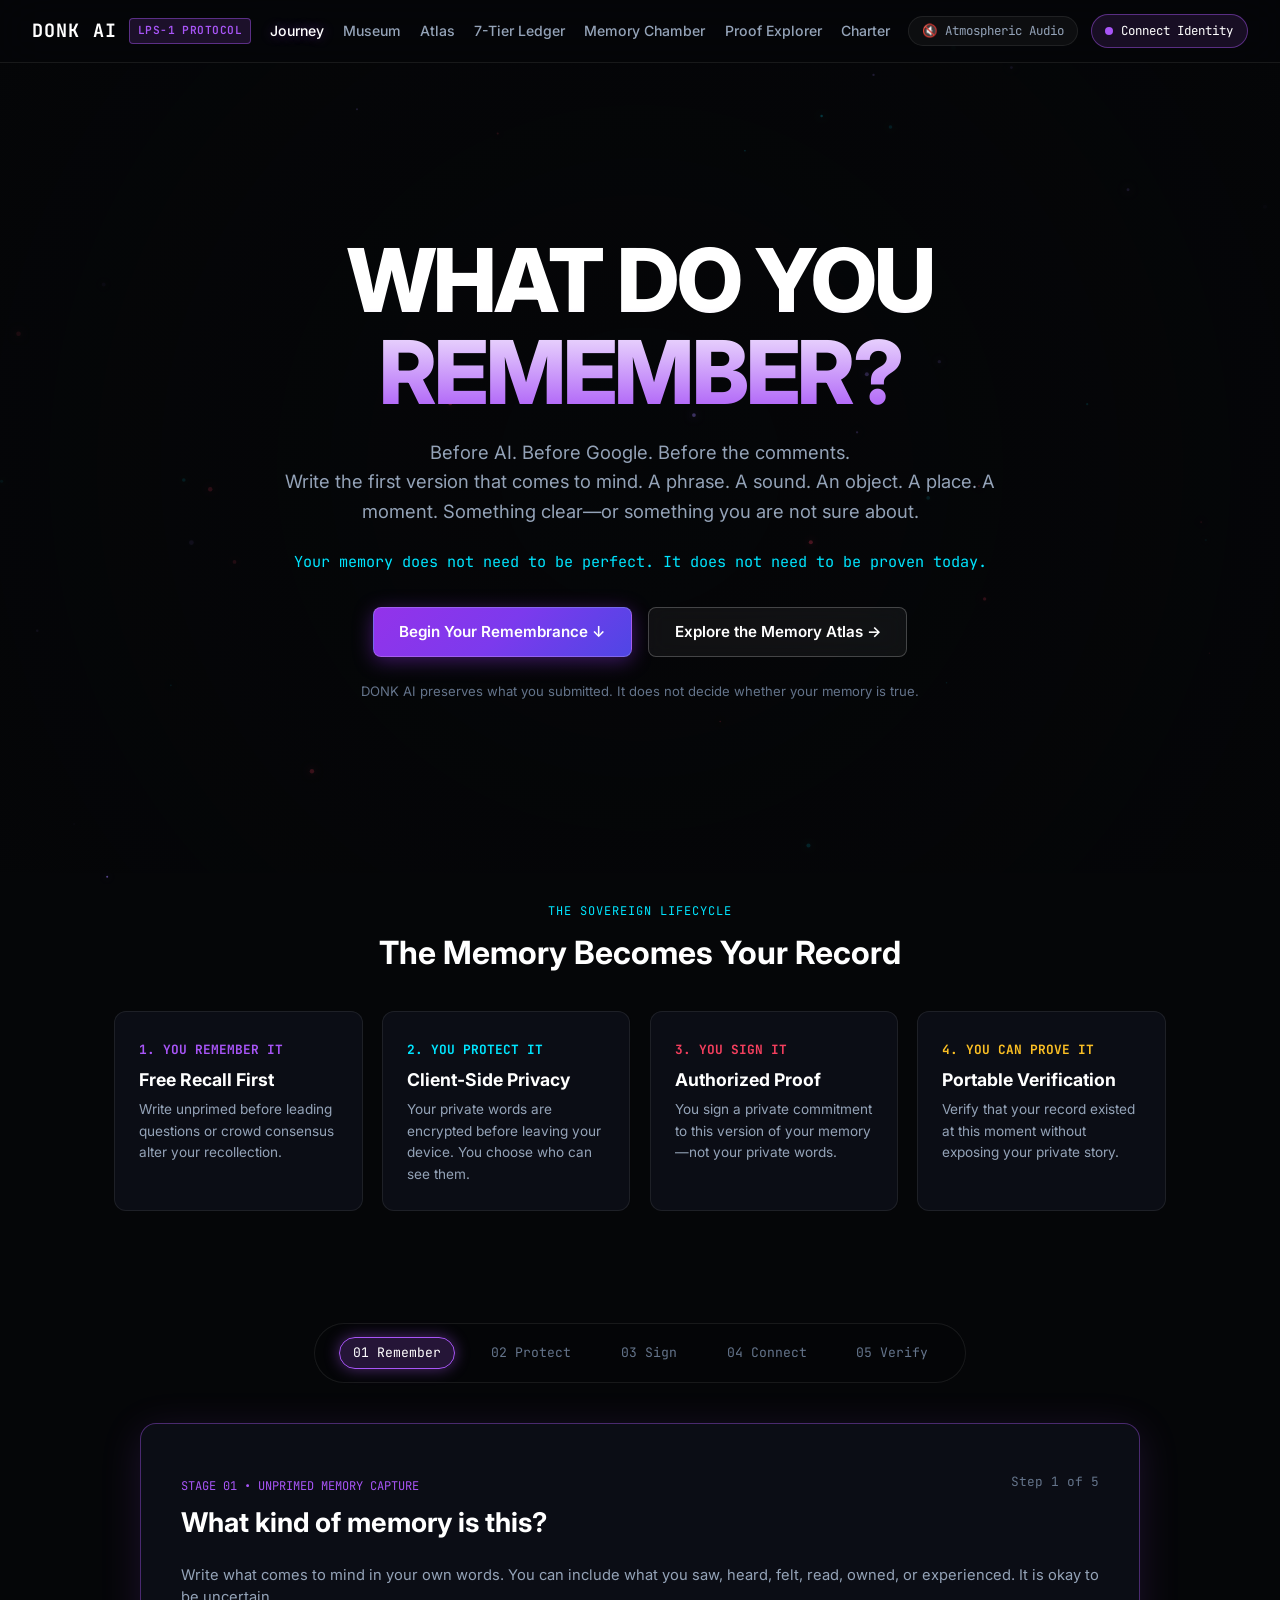
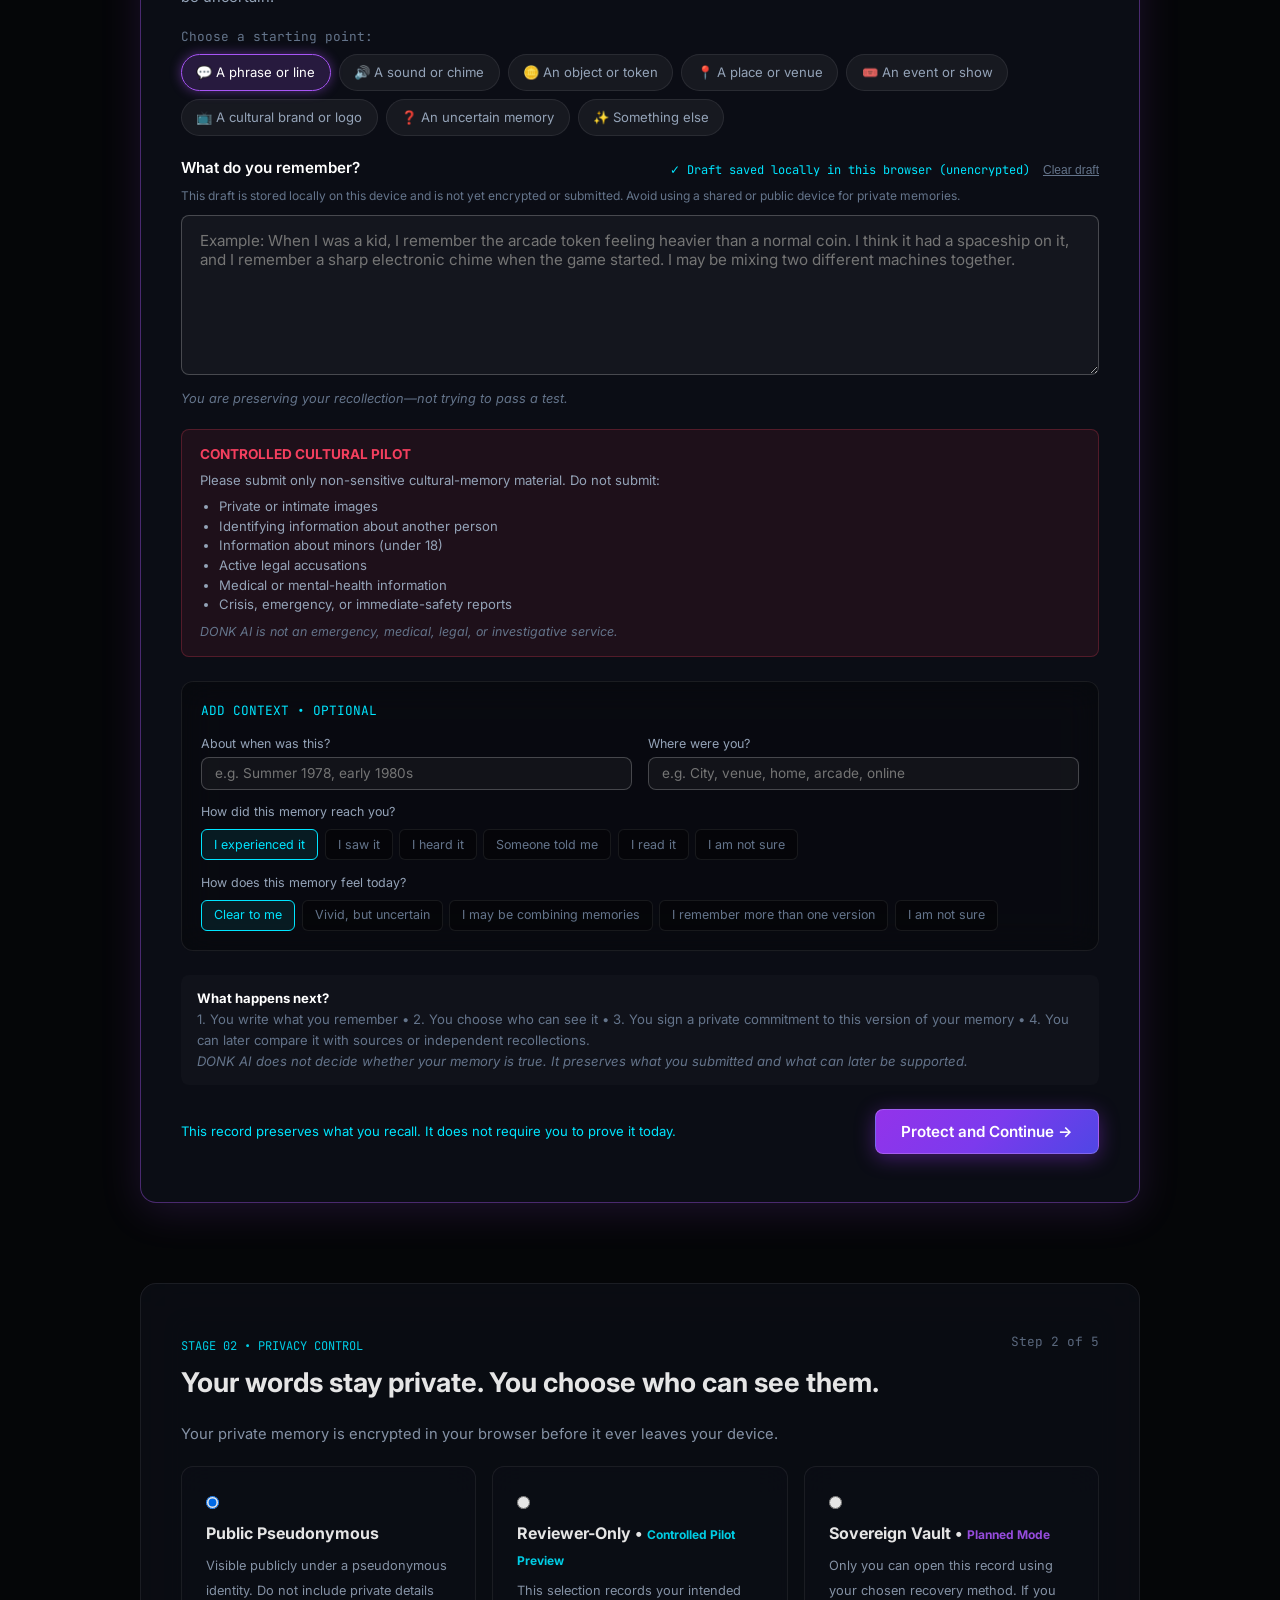
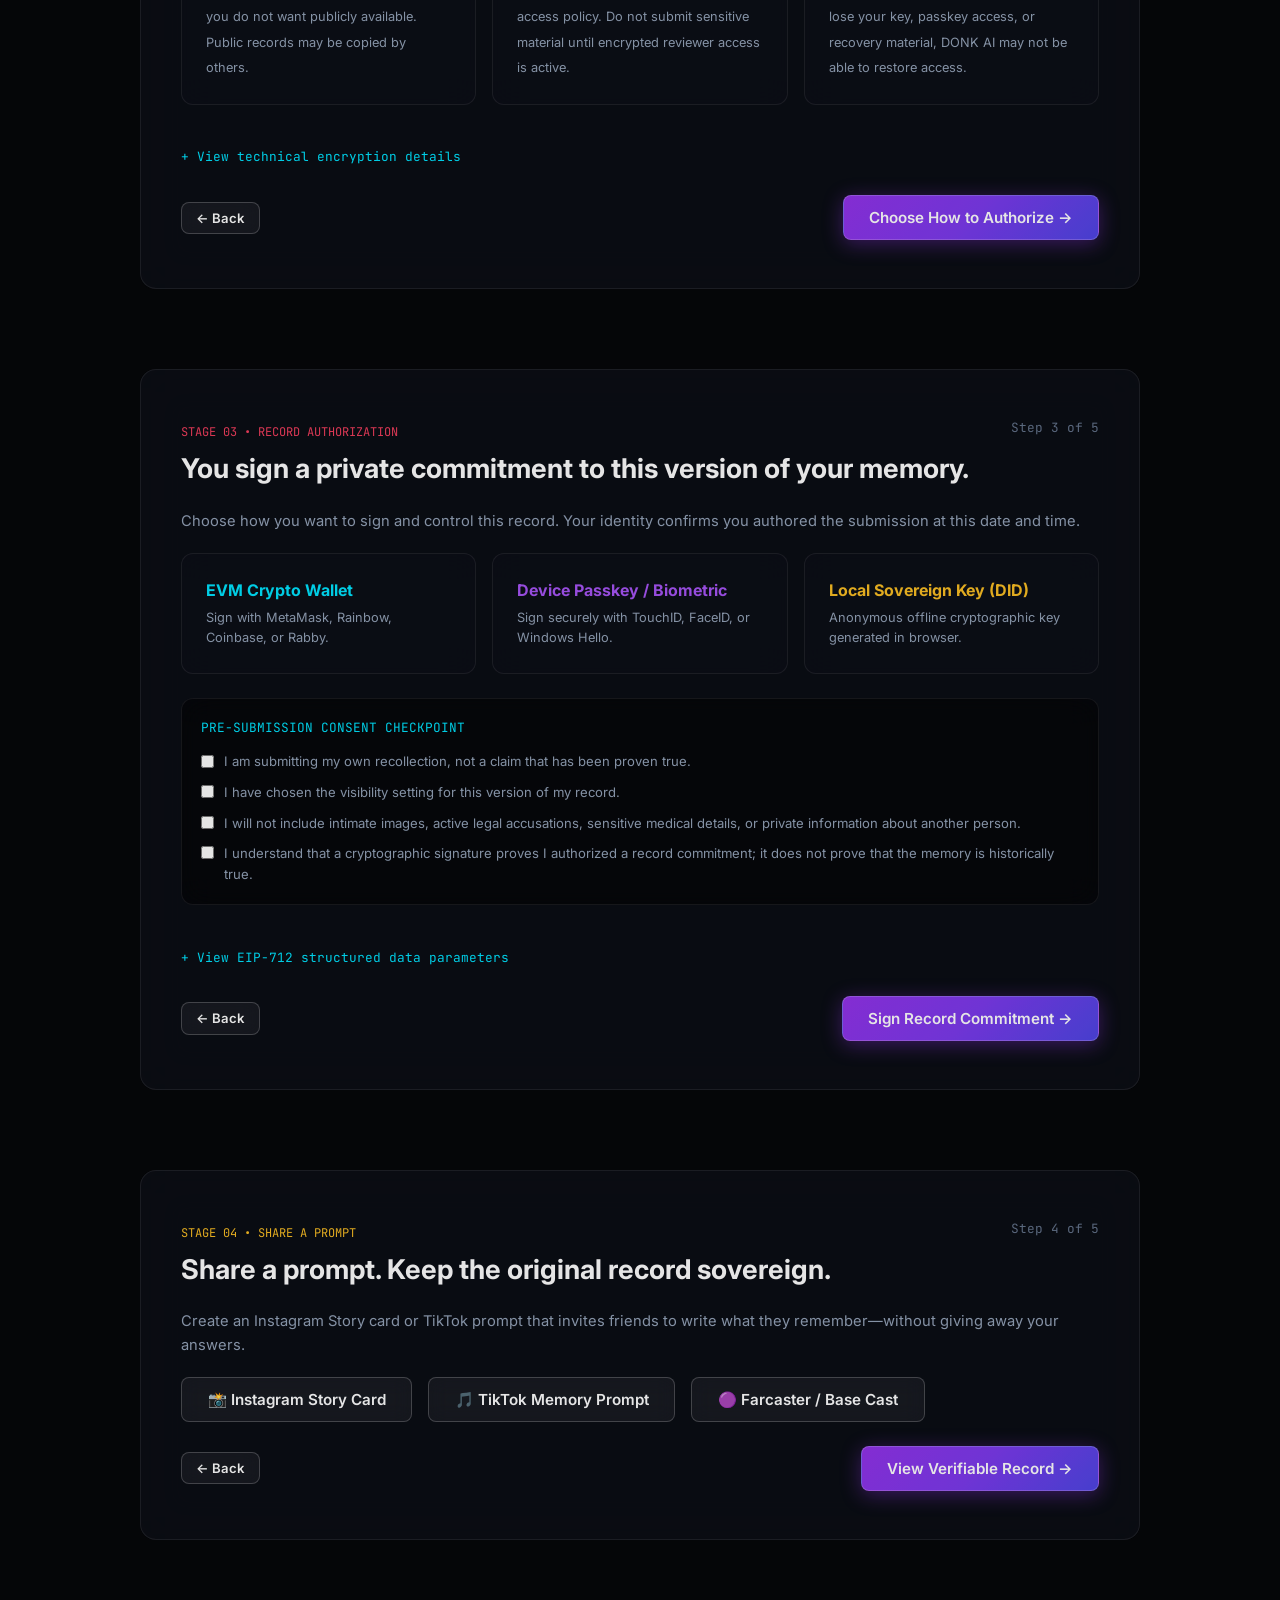
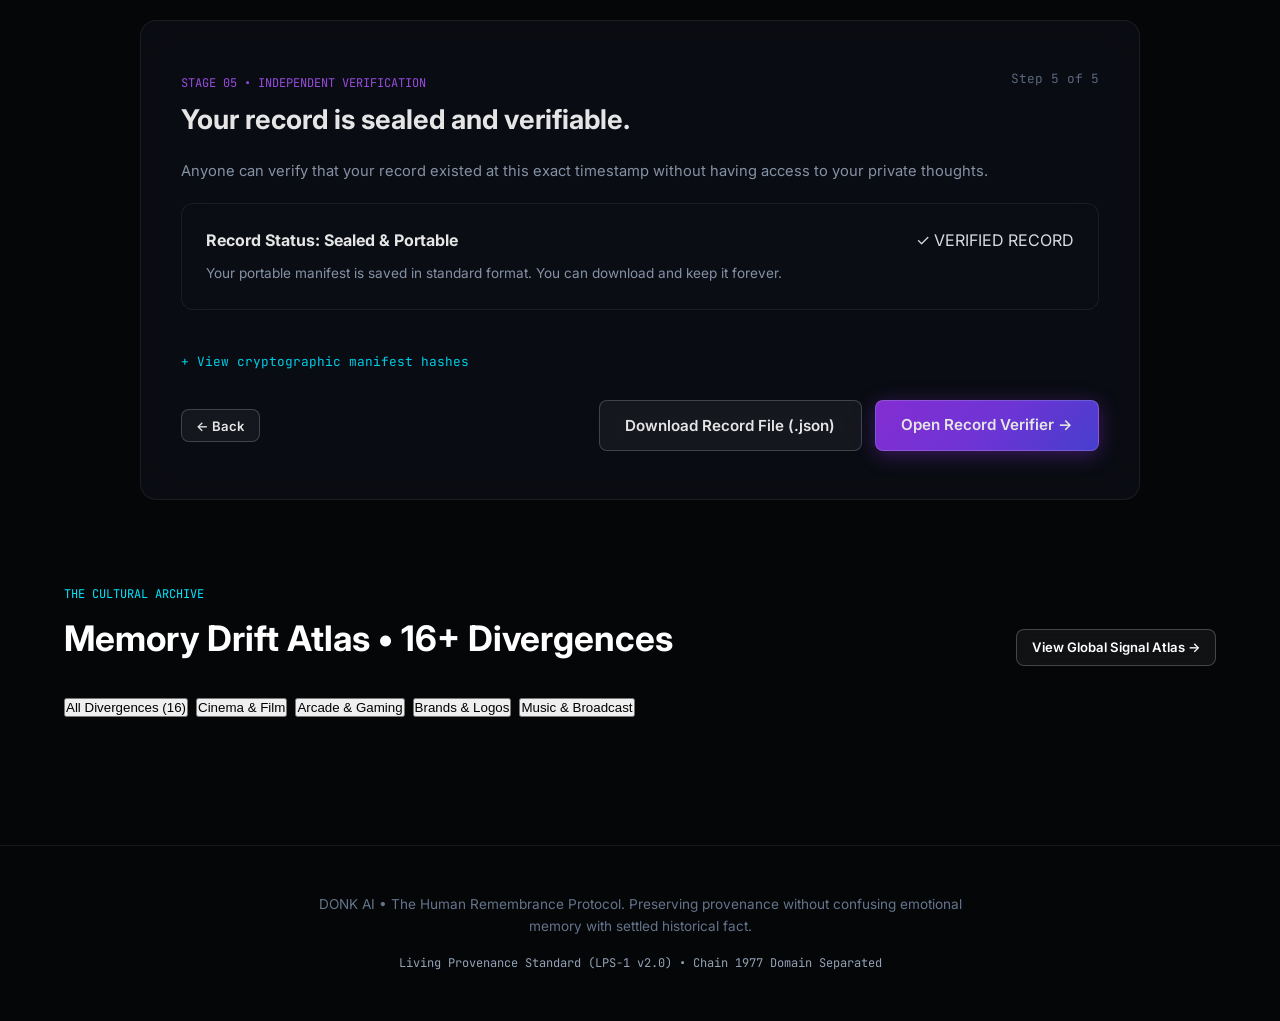
<file: web/index.html>
<!DOCTYPE html>
<html lang="en">
<head>
  <meta charset="UTF-8">
  <meta name="viewport" content="width=device-width, initial-scale=1.0">
  <title>WHAT DO YOU REMEMBER? — DONK AI Human Remembrance Protocol</title>
  <meta name="description" content="Preserve first-person human memory before the internet tells you what happened. Sovereign client-side encryption, unprimed recall capture, and verifiable record commitments.">
  <link rel="stylesheet" href="css/main.css?v=2.2.0">
  <link rel="preconnect" href="https://fonts.googleapis.com">
  <link rel="preconnect" href="https://fonts.gstatic.com" crossorigin>
  <link href="https://fonts.googleapis.com/css2?family=Inter:wght@400;500;600;700;800&family=JetBrains+Mono:wght@400;600;700&display=swap" rel="stylesheet">
  <style>
    .type-chips {
      display: flex;
      flex-wrap: wrap;
      gap: 0.5rem;
      margin-bottom: 1.2rem;
    }
    .type-chip {
      background: rgba(255, 255, 255, 0.05);
      border: 1px solid var(--border);
      color: var(--text-dim);
      padding: 0.45rem 0.9rem;
      border-radius: 20px;
      font-size: 0.82rem;
      cursor: pointer;
      transition: all 0.2s ease;
      font-family: var(--font-body);
    }
    .type-chip:hover, .type-chip.active {
      background: rgba(168, 85, 247, 0.18);
      border-color: var(--memory-violet);
      color: var(--pearl);
      box-shadow: 0 0 12px var(--memory-violet-glow);
    }
    .context-tag-group {
      display: flex;
      flex-wrap: wrap;
      gap: 0.4rem;
      margin-top: 0.4rem;
    }
    .context-tag {
      background: rgba(0, 0, 0, 0.4);
      border: 1px solid var(--border);
      color: var(--text-muted);
      padding: 0.3rem 0.75rem;
      border-radius: 6px;
      font-size: 0.78rem;
      cursor: pointer;
      transition: all 0.2s ease;
    }
    .context-tag:hover, .context-tag.active {
      border-color: var(--synaptic-cyan);
      color: var(--synaptic-cyan);
      background: rgba(0, 229, 255, 0.08);
    }
    .accordion-toggle {
      background: none;
      border: none;
      color: var(--synaptic-cyan);
      font-family: var(--font-mono);
      font-size: 0.8rem;
      cursor: pointer;
      display: inline-flex;
      align-items: center;
      gap: 0.3rem;
      padding: 0.4rem 0;
      margin-top: 0.8rem;
    }
    .accordion-content {
      display: none;
      background: rgba(0, 0, 0, 0.6);
      border: 1px solid var(--border);
      border-radius: 8px;
      padding: 1rem;
      margin-top: 0.8rem;
      font-family: var(--font-mono);
      font-size: 0.78rem;
      color: var(--text-dim);
    }
  </style>
</head>
<body>
  <!-- Ambient Background Canvas -->
  <canvas id="ambientCanvas"></canvas>

  <header>
    <nav>
      <a href="index.html" class="brand">
        <span>DONK AI</span>
        <span class="brand-badge">LPS-1 PROTOCOL</span>
      </a>
      <ul>
        <li><a href="index.html" class="active">Journey</a></li>
        <li><a href="museum.html">Museum</a></li>
        <li><a href="atlas.html">Atlas</a></li>
        <li><a href="record.html">7-Tier Ledger</a></li>
        <li><a href="corroborate.html">Memory Chamber</a></li>
        <li><a href="proof.html">Proof Explorer</a></li>
        <li><a href="protocol.html">Charter</a></li>
      </ul>
      <div style="display:flex; align-items:center; gap:0.8rem;">
        <button id="soundToggleBtn" class="sound-toggle-btn"><span>🔇 Atmospheric Audio</span></button>
        <div id="navIdentityPill" class="identity-pill" onclick="openIdentityModal()">
          <span style="width:8px; height:8px; border-radius:50%; background:var(--memory-violet);"></span>
          <span id="navIdentityText">Connect Identity</span>
        </div>
      </div>
    </nav>
  </header>

  <!-- Fullscreen Opening Cinematic Hero with Ambient Video -->
  <section class="hero-cinema" style="position:relative; overflow:hidden;">
    <video autoplay loop muted playsinline preload="metadata" aria-label="Atmospheric archival visual background" style="position:absolute; top:50%; left:50%; transform:translate(-50%, -50%); min-width:100%; min-height:100%; width:auto; height:auto; z-index:-1; opacity:0.22; filter:saturate(1.2) contrast(1.1); object-fit:cover;">
      <source src="videos/donk_tokenize_hero.mp4" type="video/mp4">
      <source src="videos/donk_vault_intro.mp4" type="video/mp4">
    </video>
    <div style="position:absolute; top:0; left:0; width:100%; height:100%; background:radial-gradient(circle at center, rgba(5,6,8,0.4) 0%, rgba(5,6,8,0.96) 100%); z-index:0;"></div>

    <div style="max-width: 860px; margin: 0 auto; position:relative; z-index:1;">
      <h1 class="hero-headline">WHAT DO YOU REMEMBER?</h1>
      <p class="hero-tagline" style="font-size:1.15rem; max-width:720px; line-height:1.6; margin-bottom:1.5rem;">
        Before AI. Before Google. Before the comments.<br>
        Write the first version that comes to mind. A phrase. A sound. An object. A place. A moment. Something clear—or something you are not sure about.
      </p>
      <div style="font-size:0.95rem; color:var(--synaptic-cyan); margin-bottom:2rem; font-family:var(--font-mono);">
        Your memory does not need to be perfect. It does not need to be proven today.
      </div>
      <div style="display:flex; justify-content:center; gap:1rem; flex-wrap:wrap; margin-bottom:1.5rem;">
        <a href="#remembranceJourney" class="btn btn-primary">Begin Your Remembrance &darr;</a>
        <a href="atlas.html" class="btn btn-secondary">Explore the Memory Atlas &rarr;</a>
      </div>
      <div style="font-size:0.82rem; color:var(--text-muted);">
        DONK AI preserves what you submitted. It does not decide whether your memory is true.
      </div>
    </div>
  </section>

  <!-- The 4-Step Plain English Flow -->
  <section style="max-width:1100px; margin: 1.5rem auto 3.5rem; padding: 0 1.5rem; position:relative; z-index:1;">
    <div style="text-align:center; margin-bottom: 2rem;">
      <span style="font-family:var(--font-mono); font-size:0.75rem; color:var(--synaptic-cyan); letter-spacing:0.08em; text-transform:uppercase;">The Sovereign Lifecycle</span>
      <h2 style="font-size: 2rem; color:var(--pearl); margin-top:0.3rem;">The Memory Becomes Your Record</h2>
    </div>

    <div style="display:grid; grid-template-columns:repeat(auto-fit, minmax(240px, 1fr)); gap:1.2rem;">
      <div class="spine-glass-panel">
        <span style="font-family:var(--font-mono); color:var(--memory-violet); font-size:0.8rem; font-weight:700;">1. YOU REMEMBER IT</span>
        <h3 style="font-size:1.1rem; color:var(--pearl); margin:0.3rem 0;">Free Recall First</h3>
        <p style="font-size:0.85rem; color:var(--text-dim);">Write unprimed before leading questions or crowd consensus alter your recollection.</p>
      </div>

      <div class="spine-glass-panel">
        <span style="font-family:var(--font-mono); color:var(--synaptic-cyan); font-size:0.8rem; font-weight:700;">2. YOU PROTECT IT</span>
        <h3 style="font-size:1.1rem; color:var(--pearl); margin:0.3rem 0;">Client-Side Privacy</h3>
        <p style="font-size:0.85rem; color:var(--text-dim);">Your private words are encrypted before leaving your device. You choose who can see them.</p>
      </div>

      <div class="spine-glass-panel">
        <span style="font-family:var(--font-mono); color:var(--memory-crimson); font-size:0.8rem; font-weight:700;">3. YOU SIGN IT</span>
        <h3 style="font-size:1.1rem; color:var(--pearl); margin:0.3rem 0;">Authorized Proof</h3>
        <p style="font-size:0.85rem; color:var(--text-dim);">You sign a private commitment to this version of your memory—not your private words.</p>
      </div>

      <div class="spine-glass-panel">
        <span style="font-family:var(--font-mono); color:var(--mnemonic-gold); font-size:0.8rem; font-weight:700;">4. YOU CAN PROVE IT</span>
        <h3 style="font-size:1.1rem; color:var(--pearl); margin:0.3rem 0;">Portable Verification</h3>
        <p style="font-size:0.85rem; color:var(--text-dim);">Verify that your record existed at this moment without exposing your private story.</p>
      </div>
    </div>
  </section>

  <!-- 5-Stage Guided Journey -->
  <section id="remembranceJourney" style="position:relative; z-index:1; padding-top:1rem;">
    
    <!-- Sticky Timeline Nav -->
    <div class="stage-timeline-nav">
      <div class="stage-dot active" data-goto-stage="1"><span>01</span> Remember</div>
      <div class="stage-dot" data-goto-stage="2"><span>02</span> Protect</div>
      <div class="stage-dot" data-goto-stage="3"><span>03</span> Sign</div>
      <div class="stage-dot" data-goto-stage="4"><span>04</span> Connect</div>
      <div class="stage-dot" data-goto-stage="5"><span>05</span> Verify</div>
    </div>

    <!-- Stage 1: Remember -->
    <div id="stageScene1" class="stage-scene active">
      <div style="display:flex; justify-content:space-between; align-items:flex-start; margin-bottom:1.2rem; flex-wrap:wrap; gap:0.6rem;">
        <div>
          <span style="font-family:var(--font-mono); font-size:0.75rem; color:var(--memory-violet); text-transform:uppercase;">Stage 01 &bull; Unprimed Memory Capture</span>
          <h2 style="font-size:1.7rem; color:var(--pearl); margin-top:0.2rem;">What kind of memory is this?</h2>
        </div>
        <span style="font-size:0.8rem; color:var(--text-muted); font-family:var(--font-mono);">Step 1 of 5</span>
      </div>

      <p style="font-size:0.92rem; color:var(--text-dim); margin-bottom:1.2rem; line-height:1.5;">
        Write what comes to mind in your own words. You can include what you saw, heard, felt, read, owned, or experienced. It is okay to be uncertain.
      </p>

      <!-- Choose Memory Type Chips -->
      <div style="margin-bottom:1.2rem;">
        <span style="font-size:0.8rem; color:var(--text-muted); font-family:var(--font-mono); display:block; margin-bottom:0.4rem;">Choose a starting point:</span>
        <div class="type-chips">
          <div class="type-chip active" onclick="selectMemoryType('phrase', 'The words I remember are ')">💬 A phrase or line</div>
          <div class="type-chip" onclick="selectMemoryType('sound', 'It sounded like ')">🔊 A sound or chime</div>
          <div class="type-chip" onclick="selectMemoryType('object', 'The object looked and felt like ')">🪙 An object or token</div>
          <div class="type-chip" onclick="selectMemoryType('place', 'The place I remember was ')">📍 A place or venue</div>
          <div class="type-chip" onclick="selectMemoryType('event', 'What happened was ')">🎟️ An event or show</div>
          <div class="type-chip" onclick="selectMemoryType('culture', 'The version I remember is ')">📺 A cultural brand or logo</div>
          <div class="type-chip" onclick="selectMemoryType('uncertain', 'I may be mixing this up, but ')">❓ An uncertain memory</div>
          <div class="type-chip" onclick="selectMemoryType('other', '')">✨ Something else</div>
        </div>
      </div>

      <!-- Free Writing Textarea with Realistic Model Example -->
      <div style="display:flex; justify-content:space-between; align-items:flex-end; margin-bottom:0.4rem; flex-wrap:wrap; gap:0.5rem;">
        <label for="journeyProseInput" style="font-weight:600; color:var(--pearl); font-size:0.95rem;">What do you remember?</label>
        <div style="display:flex; align-items:center; gap:0.8rem;">
          <span id="draftSaveStatus" style="font-size:0.75rem; color:var(--synaptic-cyan); font-family:var(--font-mono);">✓ Draft saved locally in this browser (unencrypted)</span>
          <button type="button" onclick="openClearDraftModal()" style="background:none; border:none; color:var(--text-muted); font-size:0.75rem; cursor:pointer; text-decoration:underline;">Clear draft</button>
        </div>
      </div>
      
      <div style="font-size:0.75rem; color:var(--text-muted); margin-bottom:0.6rem;">
        This draft is stored locally on this device and is not yet encrypted or submitted. Avoid using a shared or public device for private memories.
      </div>

      <!-- Suggestion Banner if text exists -->
      <div id="starterSuggestionBanner" style="display:none; background:rgba(168,85,247,0.12); border:1px solid var(--memory-violet-glow); border-radius:6px; padding:0.6rem 0.9rem; margin-bottom:0.6rem; font-size:0.82rem; color:var(--pearl); justify-content:space-between; align-items:center;">
        <span>Suggested opening: <strong id="suggestedStarterText"></strong></span>
        <div style="display:flex; gap:0.5rem;">
          <button type="button" class="btn btn-secondary btn-sm" style="padding:0.2rem 0.5rem; font-size:0.75rem;" onclick="applySuggestedStarter()">Insert opening</button>
          <button type="button" style="background:none; border:none; color:var(--text-muted); font-size:0.75rem; cursor:pointer;" onclick="dismissSuggestedStarter()">Keep my words</button>
        </div>
      </div>

      <textarea id="journeyProseInput" class="form-textarea" style="min-height:160px; margin-bottom:0.4rem;" placeholder="Example: When I was a kid, I remember the arcade token feeling heavier than a normal coin. I think it had a spaceship on it, and I remember a sharp electronic chime when the game started. I may be mixing two different machines together." oninput="handleProseInput()"></textarea>
      <div style="font-size:0.8rem; color:var(--text-muted); margin-bottom:1.2rem; font-style:italic;">
        You are preserving your recollection—not trying to pass a test.
      </div>

      <!-- Controlled Pilot Boundary Notice -->
      <div style="background:rgba(244,63,94,0.08); border:1px solid rgba(244,63,94,0.25); border-radius:8px; padding:0.9rem 1.1rem; margin-bottom:1.5rem; font-size:0.82rem; color:var(--text-dim); line-height:1.5;">
        <strong style="color:var(--memory-crimson); font-size:0.85rem; display:block; margin-bottom:0.4rem;">CONTROLLED CULTURAL PILOT</strong>
        Please submit only non-sensitive cultural-memory material. Do not submit:
        <ul style="margin:0.4rem 0 0.4rem 1.2rem; padding:0;">
          <li>Private or intimate images</li>
          <li>Identifying information about another person</li>
          <li>Information about minors (under 18)</li>
          <li>Active legal accusations</li>
          <li>Medical or mental-health information</li>
          <li>Crisis, emergency, or immediate-safety reports</li>
        </ul>
        <em style="color:var(--text-muted); font-size:0.78rem;">DONK AI is not an emergency, medical, legal, or investigative service.</em>
      </div>

      <!-- Optional Context Chips -->
      <div class="spine-glass-panel" style="margin-bottom:1.5rem; padding:1.2rem; background:rgba(0,0,0,0.3);">
        <span style="font-size:0.8rem; font-family:var(--font-mono); color:var(--synaptic-cyan); text-transform:uppercase; display:block; margin-bottom:0.8rem;">Add Context &bull; Optional</span>
        
        <div style="display:grid; grid-template-columns:repeat(auto-fit, minmax(200px, 1fr)); gap:1rem;">
          <div>
            <label style="font-size:0.78rem; color:var(--text-dim); display:block; margin-bottom:0.2rem;">About when was this?</label>
            <input type="text" id="ctxEra" class="form-input" style="padding:0.45rem 0.8rem; font-size:0.85rem;" placeholder="e.g. Summer 1978, early 1980s" oninput="saveDraft()">
          </div>
          <div>
            <label style="font-size:0.78rem; color:var(--text-dim); display:block; margin-bottom:0.2rem;">Where were you?</label>
            <input type="text" id="ctxPlace" class="form-input" style="padding:0.45rem 0.8rem; font-size:0.85rem;" placeholder="e.g. City, venue, home, arcade, online" oninput="saveDraft()">
          </div>
        </div>

        <div style="margin-top:0.8rem;">
          <label style="font-size:0.78rem; color:var(--text-dim); display:block; margin-bottom:0.2rem;">How did this memory reach you?</label>
          <div class="context-tag-group">
            <span class="context-tag active" onclick="selectTag(this); saveDraft();">I experienced it</span>
            <span class="context-tag" onclick="selectTag(this); saveDraft();">I saw it</span>
            <span class="context-tag" onclick="selectTag(this); saveDraft();">I heard it</span>
            <span class="context-tag" onclick="selectTag(this); saveDraft();">Someone told me</span>
            <span class="context-tag" onclick="selectTag(this); saveDraft();">I read it</span>
            <span class="context-tag" onclick="selectTag(this); saveDraft();">I am not sure</span>
          </div>
        </div>

        <div style="margin-top:0.8rem;">
          <label style="font-size:0.78rem; color:var(--text-dim); display:block; margin-bottom:0.2rem;">How does this memory feel today?</label>
          <div class="context-tag-group">
            <span class="context-tag active" onclick="selectTag(this); saveDraft();">Clear to me</span>
            <span class="context-tag" onclick="selectTag(this); saveDraft();">Vivid, but uncertain</span>
            <span class="context-tag" onclick="selectTag(this); saveDraft();">I may be combining memories</span>
            <span class="context-tag" onclick="selectTag(this); saveDraft();">I remember more than one version</span>
            <span class="context-tag" onclick="selectTag(this); saveDraft();">I am not sure</span>
          </div>
        </div>
      </div>

      <!-- Plain English 'What happens next?' -->
      <div style="font-size:0.82rem; color:var(--text-muted); line-height:1.6; margin-bottom:1.5rem; background:rgba(255,255,255,0.02); padding:0.8rem 1rem; border-radius:8px;">
        <strong style="color:var(--pearl);">What happens next?</strong><br>
        1. You write what you remember &bull; 2. You choose who can see it &bull; 3. You sign a private commitment to this version of your memory &bull; 4. You can later compare it with sources or independent recollections.<br>
        <em>DONK AI does not decide whether your memory is true. It preserves what you submitted and what can later be supported.</em>
      </div>

      <div style="display:flex; justify-content:space-between; align-items:center; flex-wrap:wrap; gap:1rem;">
        <span style="font-size:0.82rem; color:var(--synaptic-cyan);">This record preserves what you recall. It does not require you to prove it today.</span>
        <button class="btn btn-primary" data-goto-stage="2">Protect and Continue &rarr;</button>
      </div>
    </div>

    <!-- Stage 2: Protect -->
    <div id="stageScene2" class="stage-scene">
      <div style="display:flex; justify-content:space-between; align-items:flex-start; margin-bottom:1.2rem; flex-wrap:wrap; gap:0.6rem;">
        <div>
          <span style="font-family:var(--font-mono); font-size:0.75rem; color:var(--synaptic-cyan); text-transform:uppercase;">Stage 02 &bull; Privacy Control</span>
          <h2 style="font-size:1.7rem; color:var(--pearl); margin-top:0.2rem;">Your words stay private. You choose who can see them.</h2>
        </div>
        <span style="font-size:0.8rem; color:var(--text-muted); font-family:var(--font-mono);">Step 2 of 5</span>
      </div>

      <p style="font-size:0.92rem; color:var(--text-dim); margin-bottom:1.2rem;">
        Your private memory is encrypted in your browser before it ever leaves your device.
      </p>

      <div style="display:grid; grid-template-columns:repeat(auto-fit, minmax(240px, 1fr)); gap:1rem; margin-bottom:1.5rem;">
        <label class="spine-glass-panel" style="cursor:pointer; display:block;">
          <input type="radio" name="privacyPolicy" value="public-pseudonymous" checked style="margin-right:0.5rem;">
          <strong style="color:var(--pearl); display:block; margin:0.3rem 0;">Public Pseudonymous</strong>
          <span style="font-size:0.8rem; color:var(--text-dim);">Visible publicly under a pseudonymous identity. Do not include private details you do not want publicly available. Public records may be copied by others.</span>
        </label>

        <label class="spine-glass-panel" style="cursor:pointer; display:block;">
          <input type="radio" name="privacyPolicy" value="reviewer-only" style="margin-right:0.5rem;">
          <strong style="color:var(--pearl); display:block; margin:0.3rem 0;">Reviewer-Only &bull; <span style="color:var(--synaptic-cyan); font-size:0.75rem;">Controlled Pilot Preview</span></strong>
          <span style="font-size:0.8rem; color:var(--text-dim);">This selection records your intended access policy. Do not submit sensitive material until encrypted reviewer access is active.</span>
        </label>

        <label class="spine-glass-panel" style="cursor:pointer; display:block;">
          <input type="radio" name="privacyPolicy" value="sovereign-vault" style="margin-right:0.5rem;">
          <strong style="color:var(--pearl); display:block; margin:0.3rem 0;">Sovereign Vault &bull; <span style="color:var(--memory-violet); font-size:0.75rem;">Planned Mode</span></strong>
          <span style="font-size:0.8rem; color:var(--text-dim);">Only you can open this record using your chosen recovery method. If you lose your key, passkey access, or recovery material, DONK AI may not be able to restore access.</span>
        </label>
      </div>

      <!-- Collapsible Technical Accordion -->
      <button class="accordion-toggle" onclick="toggleAccordion('techSec2')">
        <span>+ View technical encryption details</span>
      </button>
      <div id="techSec2" class="accordion-content">
        // Client-Side Encryption Spec: AES-GCM-256 with 96-bit unpredictable IV<br>
        // Additional Authenticated Data (AAD) bound to canonical schemaHash &amp; accessPolicyHash
      </div>

      <div style="display:flex; justify-content:space-between; align-items:center; flex-wrap:wrap; gap:1rem; margin-top:1.5rem;">
        <button class="btn btn-secondary btn-sm" data-goto-stage="1">&larr; Back</button>
        <button class="btn btn-primary" data-goto-stage="3">Choose How to Authorize &rarr;</button>
      </div>
    </div>

    <!-- Stage 3: Sign -->
    <div id="stageScene3" class="stage-scene">
      <div style="display:flex; justify-content:space-between; align-items:flex-start; margin-bottom:1.2rem; flex-wrap:wrap; gap:0.6rem;">
        <div>
          <span style="font-family:var(--font-mono); font-size:0.75rem; color:var(--memory-crimson); text-transform:uppercase;">Stage 03 &bull; Record Authorization</span>
          <h2 style="font-size:1.7rem; color:var(--pearl); margin-top:0.2rem;">You sign a private commitment to this version of your memory.</h2>
        </div>
        <span style="font-size:0.8rem; color:var(--text-muted); font-family:var(--font-mono);">Step 3 of 5</span>
      </div>

      <p style="font-size:0.92rem; color:var(--text-dim); margin-bottom:1.2rem;">
        Choose how you want to sign and control this record. Your identity confirms you authored the submission at this date and time.
      </p>

      <div style="display:grid; grid-template-columns:repeat(auto-fit, minmax(200px, 1fr)); gap:1rem; margin-bottom:1.5rem;">
        <div class="spine-glass-panel" style="cursor:pointer;" onclick="selectSigner('evm')">
          <strong style="color:var(--synaptic-cyan);">EVM Crypto Wallet</strong>
          <span style="font-size:0.8rem; color:var(--text-dim); display:block; margin-top:0.3rem;">Sign with MetaMask, Rainbow, Coinbase, or Rabby.</span>
        </div>

        <div class="spine-glass-panel" style="cursor:pointer;" onclick="selectSigner('passkey')">
          <strong style="color:var(--memory-violet);">Device Passkey / Biometric</strong>
          <span style="font-size:0.8rem; color:var(--text-dim); display:block; margin-top:0.3rem;">Sign securely with TouchID, FaceID, or Windows Hello.</span>
        </div>

        <div class="spine-glass-panel" style="cursor:pointer;" onclick="selectSigner('did')">
          <strong style="color:var(--mnemonic-gold);">Local Sovereign Key (DID)</strong>
          <span style="font-size:0.8rem; color:var(--text-dim); display:block; margin-top:0.3rem;">Anonymous offline cryptographic key generated in browser.</span>
        </div>
      </div>

      <!-- Pre-Submission Mandatory Consent Checkpoint -->
      <div class="spine-glass-panel" style="background:rgba(0,0,0,0.5); margin-bottom:1.5rem; padding:1.2rem;">
        <span style="font-size:0.8rem; font-family:var(--font-mono); color:var(--synaptic-cyan); text-transform:uppercase; display:block; margin-bottom:0.8rem;">Pre-Submission Consent Checkpoint</span>
        <div style="display:flex; flex-direction:column; gap:0.6rem; font-size:0.82rem; color:var(--text-dim);">
          <label style="display:flex; align-items:flex-start; gap:0.6rem; cursor:pointer;">
            <input type="checkbox" id="chkConsent1" style="margin-top:0.2rem; accent-color:var(--synaptic-cyan);">
            <span>I am submitting my own recollection, not a claim that has been proven true.</span>
          </label>
          <label style="display:flex; align-items:flex-start; gap:0.6rem; cursor:pointer;">
            <input type="checkbox" id="chkConsent2" style="margin-top:0.2rem; accent-color:var(--synaptic-cyan);">
            <span>I have chosen the visibility setting for this version of my record.</span>
          </label>
          <label style="display:flex; align-items:flex-start; gap:0.6rem; cursor:pointer;">
            <input type="checkbox" id="chkConsent3" style="margin-top:0.2rem; accent-color:var(--synaptic-cyan);">
            <span>I will not include intimate images, active legal accusations, sensitive medical details, or private information about another person.</span>
          </label>
          <label style="display:flex; align-items:flex-start; gap:0.6rem; cursor:pointer;">
            <input type="checkbox" id="chkConsent4" style="margin-top:0.2rem; accent-color:var(--synaptic-cyan);">
            <span>I understand that a cryptographic signature proves I authorized a record commitment; it does not prove that the memory is historically true.</span>
          </label>
        </div>
      </div>

      <!-- Collapsible Technical Accordion -->
      <button class="accordion-toggle" onclick="toggleAccordion('techSec3')">
        <span>+ View EIP-712 structured data parameters</span>
      </button>
      <div id="techSec3" class="accordion-content">
        Domain: { name: "DONK AI Human Remembrance Protocol", version: "1", chainId: 1977, verifyingContract: "0x1977000000000000000000000000000000000001" }<br>
        PrimaryType: "CreateRemembrance" &bull; StatementRoot: 0x9d3fe4b8a10972e391b4526d708304bc0632a4e259b19e2f5926c91a0397a21f<br>
        On-chain anchoring status: Planned / demonstration environment
      </div>

      <div style="display:flex; justify-content:space-between; align-items:center; flex-wrap:wrap; gap:1rem; margin-top:1.5rem;">
        <button class="btn btn-secondary btn-sm" data-goto-stage="2">&larr; Back</button>
        <button class="btn btn-primary" onclick="proceedToSignModal()">Sign Record Commitment &rarr;</button>
      </div>
    </div>

    <!-- Stage 4: Connect -->
    <div id="stageScene4" class="stage-scene">
      <div style="display:flex; justify-content:space-between; align-items:flex-start; margin-bottom:1.2rem; flex-wrap:wrap; gap:0.6rem;">
        <div>
          <span style="font-family:var(--font-mono); font-size:0.75rem; color:var(--mnemonic-gold); text-transform:uppercase;">Stage 04 &bull; Share a Prompt</span>
          <h2 style="font-size:1.7rem; color:var(--pearl); margin-top:0.2rem;">Share a prompt. Keep the original record sovereign.</h2>
        </div>
        <span style="font-size:0.8rem; color:var(--text-muted); font-family:var(--font-mono);">Step 4 of 5</span>
      </div>

      <p style="font-size:0.92rem; color:var(--text-dim); margin-bottom:1.2rem;">
        Create an Instagram Story card or TikTok prompt that invites friends to write what they remember—without giving away your answers.
      </p>

      <div style="display:flex; gap:1rem; flex-wrap:wrap; margin-bottom:1.5rem;">
        <button class="btn btn-secondary" onclick="openSocialCardModal('instagram')">📸 Instagram Story Card</button>
        <button class="btn btn-secondary" onclick="openSocialCardModal('tiktok')">🎵 TikTok Memory Prompt</button>
        <button class="btn btn-secondary" onclick="openSocialCardModal('farcaster')">🟣 Farcaster / Base Cast</button>
      </div>

      <div style="display:flex; justify-content:space-between; align-items:center; flex-wrap:wrap; gap:1rem;">
        <button class="btn btn-secondary btn-sm" data-goto-stage="3">&larr; Back</button>
        <button class="btn btn-primary" data-goto-stage="5">View Verifiable Record &rarr;</button>
      </div>
    </div>

    <!-- Stage 5: Verify -->
    <div id="stageScene5" class="stage-scene">
      <div style="display:flex; justify-content:space-between; align-items:flex-start; margin-bottom:1.2rem; flex-wrap:wrap; gap:0.6rem;">
        <div>
          <span style="font-family:var(--font-mono); font-size:0.75rem; color:var(--memory-violet); text-transform:uppercase;">Stage 05 &bull; Independent Verification</span>
          <h2 style="font-size:1.7rem; color:var(--pearl); margin-top:0.2rem;">Your record is sealed and verifiable.</h2>
        </div>
        <span style="font-size:0.8rem; color:var(--text-muted); font-family:var(--font-mono);">Step 5 of 5</span>
      </div>

      <p style="font-size:0.92rem; color:var(--text-dim); margin-bottom:1.2rem;">
        Anyone can verify that your record existed at this exact timestamp without having access to your private thoughts.
      </p>

      <div class="spine-glass-panel" style="margin-bottom:1.5rem;">
        <div style="display:flex; justify-content:space-between; align-items:center; flex-wrap:wrap; gap:0.5rem; margin-bottom:0.6rem;">
          <strong style="color:var(--pearl); font-size:1rem;">Record Status: Sealed &amp; Portable</strong>
          <span class="badge supported">✓ VERIFIED RECORD</span>
        </div>
        <p style="font-size:0.85rem; color:var(--text-dim);">
          Your portable manifest is saved in standard format. You can download and keep it forever.
        </p>
      </div>

      <!-- Collapsible Technical Accordion -->
      <button class="accordion-toggle" onclick="toggleAccordion('techSec5')">
        <span>+ View cryptographic manifest hashes</span>
      </button>
      <div id="techSec5" class="accordion-content">
        ProtocolSpec: "2.0" &bull; CommitmentAlgorithm: "lps1-merkle-v1" &bull; FixtureCorpus: "lps1-v1" &bull; EIP712Domain: "1"<br>
        StatementRoot: 0x9d3fe4b8a10972e391b4526d708304bc0632a4e259b19e2f5926c91a0397a21f<br>
        EMPTY_LEAF_CONSTANT: 0x0b96f989296d0d7f9adcbad65a1161244e359831749a8564280854ac27202d22
      </div>

      <div style="display:flex; justify-content:space-between; align-items:center; flex-wrap:wrap; gap:1rem; margin-top:1.5rem;">
        <button class="btn btn-secondary btn-sm" data-goto-stage="4">&larr; Back</button>
        <div style="display:flex; gap:0.8rem;">
          <button class="btn btn-secondary" onclick="downloadManifestFile()">Download Record File (.json)</button>
          <a href="proof.html" class="btn btn-primary">Open Record Verifier &rarr;</a>
        </div>
      </div>
    </div>
  </section>

  <!-- 16+ Mandela Effect & Cultural Divergences Explorer -->
  <section id="divergencesSection" style="max-width:1200px; margin: 4rem auto 6rem; padding: 0 1.5rem; position:relative; z-index:1;">
    <div style="display:flex; justify-content:space-between; align-items:flex-end; margin-bottom:2rem; flex-wrap:wrap; gap:1rem;">
      <div>
        <span style="font-family:var(--font-mono); font-size:0.75rem; color:var(--synaptic-cyan); text-transform:uppercase;">The Cultural Archive</span>
        <h2 style="font-size: 2.2rem; color:var(--pearl); margin-top:0.3rem;">Memory Drift Atlas &bull; 16+ Divergences</h2>
      </div>
      <a href="atlas.html" class="btn btn-secondary btn-sm">View Global Signal Atlas &rarr;</a>
    </div>

    <!-- Category Filters -->
    <div class="category-pills" id="categoryPills" style="margin-bottom: 2rem; display:flex; gap:0.5rem; flex-wrap:wrap;">
      <button class="cat-pill active" data-cat="all">All Divergences (16)</button>
      <button class="cat-pill" data-cat="cinema">Cinema &amp; Film</button>
      <button class="cat-pill" data-cat="gaming">Arcade &amp; Gaming</button>
      <button class="cat-pill" data-cat="brands">Brands &amp; Logos</button>
      <button class="cat-pill" data-cat="audio">Music &amp; Broadcast</button>
    </div>

    <!-- Catalog Grid -->
    <div class="mandela-grid" id="mandelaGrid" style="display:grid; grid-template-columns:repeat(auto-fill, minmax(320px, 1fr)); gap:1.5rem;">
      <!-- Populated via mandela-engine.js -->
    </div>
  </section>

  <!-- EIP-712 Review Modal -->
  <div id="eip712Modal" class="modal-overlay">
    <div class="modal-card">
      <div style="display:flex; justify-content:space-between; align-items:center; margin-bottom:1.2rem;">
        <h3 style="font-size:1.3rem; color:var(--pearl);">Confirm Record Authorization</h3>
        <button class="btn btn-secondary btn-sm" onclick="closeEIP712Modal()">✕</button>
      </div>

      <p style="font-size:0.88rem; color:var(--text-dim); margin-bottom:1.2rem;">
        You are signing a cryptographic proof of your record. The blockchain preserves the statement root and timestamps—never your private narrative.
      </p>

      <div style="background:rgba(0,0,0,0.6); border:1px solid var(--border); border-radius:8px; padding:1rem; margin-bottom:1.5rem; font-family:var(--font-mono); font-size:0.8rem; max-height:160px; overflow-y:auto;">
        <pre id="eip712JsonPayload">{"domain":{"name":"DONK AI Human Remembrance Protocol","chainId":1977},"primaryType":"CreateRemembrance"}</pre>
      </div>

      <div style="display:flex; justify-content:flex-end; gap:0.8rem;">
        <button class="btn btn-secondary" onclick="closeEIP712Modal()">Cancel</button>
        <button class="btn btn-primary" onclick="executeEIP712Sign()">Confirm &amp; Sign With Identity &rarr;</button>
      </div>
    </div>
  </div>

  <!-- Social Card Modal -->
  <div id="socialCardModal" class="modal-overlay">
    <div class="modal-card" style="text-align:center;">
      <h3 style="font-size:1.3rem; color:var(--pearl); margin-bottom:0.5rem;">Distribution Story Card</h3>
      <p style="font-size:0.85rem; color:var(--text-dim); margin-bottom:1.2rem;">
        This story card invites friends to record what they remember without giving away your answers.
      </p>
      
      <canvas id="socialStoryCanvas" width="360" height="640" style="border-radius:12px; border:1px solid var(--border-hi); margin: 0 auto 1.2rem; display:block; max-width:100%; height:auto;"></canvas>

      <div style="display:flex; justify-content:center; gap:0.8rem;">
        <button class="btn btn-secondary" onclick="closeSocialCardModal()">Close</button>
        <button class="btn btn-primary" onclick="downloadStoryCardImage()">Save Story Card Image</button>
      </div>
    </div>
  </div>

  <!-- Clear Draft Confirmation Modal -->
  <div id="clearDraftModal" class="modal-overlay" role="dialog" aria-modal="true" aria-labelledby="clearDraftTitle">
    <div class="modal-card" style="max-width:440px;">
      <h3 id="clearDraftTitle" style="font-size:1.2rem; color:var(--memory-crimson); margin-bottom:0.6rem;">Clear this local draft?</h3>
      <p style="font-size:0.85rem; color:var(--text-dim); margin-bottom:1.4rem; line-height:1.5;">
        This removes the unsent recollection from this browser. It cannot be restored unless you saved or submitted it elsewhere.
      </p>
      <div style="display:flex; justify-content:flex-end; gap:0.8rem;">
        <button id="btnKeepDraft" class="btn btn-secondary btn-sm" onclick="closeClearDraftModal()">Keep draft</button>
        <button id="btnClearConfirm" class="btn btn-primary btn-sm" style="background:var(--memory-crimson); border-color:var(--memory-crimson);" onclick="executeClearDraft()">Clear permanently</button>
      </div>
    </div>
  </div>

  <footer style="border-top:1px solid var(--border); padding:3rem 2rem; text-align:center; position:relative; z-index:1;">
    <p style="font-size:0.85rem; color:var(--text-muted); max-width:680px; margin:0 auto 1rem;">
      DONK AI &bull; The Human Remembrance Protocol. Preserving provenance without confusing emotional memory with settled historical fact.
    </p>
    <div style="font-family:var(--font-mono); font-size:0.75rem; color:var(--text-dim);">
      Living Provenance Standard (LPS-1 v2.0) &bull; Chain 1977 Domain Separated
    </div>
  </footer>

  <script src="js/mandela-engine.js?v=2.2.0"></script>
  <script src="js/web3-gateway.js?v=2.2.0"></script>
  <script src="js/social-adapters.js?v=2.2.0"></script>
  <script src="js/walkthrough.js?v=2.2.0"></script>
  <script>
    let pendingStarter = '';
    const DONKAI_DRAFT_KEY = "donkai:lps1:draft:v1";
    const DONKAI_DRAFT_KEYS = [
      "donkai:lps1:draft:v1",
      "donkai:lps1:draft-status:v1",
      "donkai:lps1:consent-receipt:v1",
      "donkai:lps1:draft-attachment-meta:v1"
    ];

    function selectMemoryType(type, prefix) {
      document.querySelectorAll('.type-chip').forEach(c => c.classList.remove('active'));
      event.target.classList.add('active');
      const input = document.getElementById('journeyProseInput');
      const currentVal = input.value.trim();
      
      const starters = [
        'The words I remember are',
        'It sounded like',
        'The object looked and felt like',
        'The place I remember was',
        'What happened was',
        'The version I remember is',
        'I may be mixing this up, but'
      ];
      
      const isCleanStarter = !currentVal || starters.some(s => currentVal.startsWith(s));
      if (isCleanStarter && prefix) {
        input.value = prefix;
        input.focus();
        saveDraft();
      } else if (prefix && !isCleanStarter) {
        pendingStarter = prefix;
        document.getElementById('suggestedStarterText').innerText = `"${prefix}..."`;
        document.getElementById('starterSuggestionBanner').style.display = 'flex';
      }
    }

    function applySuggestedStarter() {
      const input = document.getElementById('journeyProseInput');
      input.value = pendingStarter + (input.value ? '\n\n' + input.value : '');
      dismissSuggestedStarter();
      input.focus();
      saveDraft();
    }

    function dismissSuggestedStarter() {
      document.getElementById('starterSuggestionBanner').style.display = 'none';
      pendingStarter = '';
    }

    function handleProseInput() {
      saveDraft();
    }

    function saveDraft() {
      const now = new Date();
      const draft = {
        prose: document.getElementById('journeyProseInput').value,
        era: document.getElementById('ctxEra').value,
        place: document.getElementById('ctxPlace').value,
        savedAt: now.toISOString(),
        expiresAt: new Date(now.getTime() + 14 * 24 * 60 * 60 * 1000).toISOString()
      };
      localStorage.setItem(DONKAI_DRAFT_KEY, JSON.stringify(draft));
      const status = document.getElementById('draftSaveStatus');
      if (status) {
        const timeStr = now.toLocaleTimeString([], { hour: '2-digit', minute: '2-digit' });
        status.innerText = `✓ Draft saved locally (${timeStr})`;
      }
    }

    function loadDraft() {
      const raw = localStorage.getItem(DONKAI_DRAFT_KEY);
      if (!raw) return;
      try {
        const draft = JSON.parse(raw);
        if (draft.expiresAt && new Date(draft.expiresAt) < new Date()) {
          purgeAllDraftKeys();
          return;
        }
        if (draft.prose) document.getElementById('journeyProseInput').value = draft.prose;
        if (draft.era) document.getElementById('ctxEra').value = draft.era;
        if (draft.place) document.getElementById('ctxPlace').value = draft.place;
        if (draft.savedAt) {
          const timeStr = new Date(draft.savedAt).toLocaleTimeString([], { hour: '2-digit', minute: '2-digit' });
          const status = document.getElementById('draftSaveStatus');
          if (status) status.innerText = `✓ Draft restored from local device (${timeStr})`;
        }
      } catch (e) {}
    }

    function purgeAllDraftKeys() {
      for (const key of DONKAI_DRAFT_KEYS) {
        localStorage.removeItem(key);
      }
      localStorage.removeItem('donkai_remembrance_draft');
    }

    function openClearDraftModal() {
      const modal = document.getElementById('clearDraftModal');
      modal.classList.add('active');
      setTimeout(() => {
        document.getElementById('btnKeepDraft').focus();
      }, 50);
    }

    function closeClearDraftModal() {
      document.getElementById('clearDraftModal').classList.remove('active');
      document.getElementById('journeyProseInput').focus();
    }

    function executeClearDraft() {
      purgeAllDraftKeys();
      document.getElementById('journeyProseInput').value = '';
      document.getElementById('ctxEra').value = '';
      document.getElementById('ctxPlace').value = '';
      document.querySelectorAll('.type-chip').forEach(c => c.classList.remove('active'));
      const status = document.getElementById('draftSaveStatus');
      if (status) status.innerText = 'Local draft removed from this browser';
      closeClearDraftModal();
    }

    function proceedToSignModal() {
      const c1 = document.getElementById('chkConsent1').checked;
      const c2 = document.getElementById('chkConsent2').checked;
      const c3 = document.getElementById('chkConsent3').checked;
      const c4 = document.getElementById('chkConsent4').checked;

      if (!c1 || !c2 || !c3 || !c4) {
        alert('Please review and check all 4 pre-submission consent items before authorizing this record commitment.');
        return;
      }

      const policyEl = document.querySelector('input[name="privacyPolicy"]:checked');
      const selectedPolicy = policyEl ? policyEl.value : 'public-pseudonymous';

      const consentReceipt = {
        consentVersion: "donkai-cultural-pilot-v1",
        acknowledgedAt: new Date().toISOString(),
        authorSelfRepresentation: true,
        visibilityAcknowledged: true,
        pilotScopeAcknowledged: true,
        epistemicBoundaryAcknowledged: true,
        selectedAccessPolicy: selectedPolicy,
        recordVersion: 1
      };
      window.currentConsentReceipt = consentReceipt;
      localStorage.setItem("donkai:lps1:consent-receipt:v1", JSON.stringify(consentReceipt));

      openEIP712Modal();
    }

    function selectTag(el) {
      el.parentElement.querySelectorAll('.context-tag').forEach(t => t.classList.remove('active'));
      el.classList.add('active');
    }

    function toggleAccordion(id) {
      const el = document.getElementById(id);
      if (el.style.display === 'block') {
        el.style.display = 'none';
      } else {
        el.style.display = 'block';
      }
    }

    // Modal Keyboard Handler (Escape & Focus Trap)
    document.addEventListener('keydown', (e) => {
      const modal = document.getElementById('clearDraftModal');
      if (!modal.classList.contains('active')) return;

      if (e.key === 'Escape') {
        closeClearDraftModal();
      } else if (e.key === 'Tab') {
        const btnKeep = document.getElementById('btnKeepDraft');
        const btnClear = document.getElementById('btnClearConfirm');
        if (e.shiftKey && document.activeElement === btnKeep) {
          e.preventDefault();
          btnClear.focus();
        } else if (!e.shiftKey && document.activeElement === btnClear) {
          e.preventDefault();
          btnKeep.focus();
        }
      }
    });

    window.addEventListener('DOMContentLoaded', () => {
      loadDraft();
      // Periodic check for draft TTL expiration
      setInterval(() => {
        loadDraft();
      }, 60000);
    });
  </script>
</body>
</html>
</file>
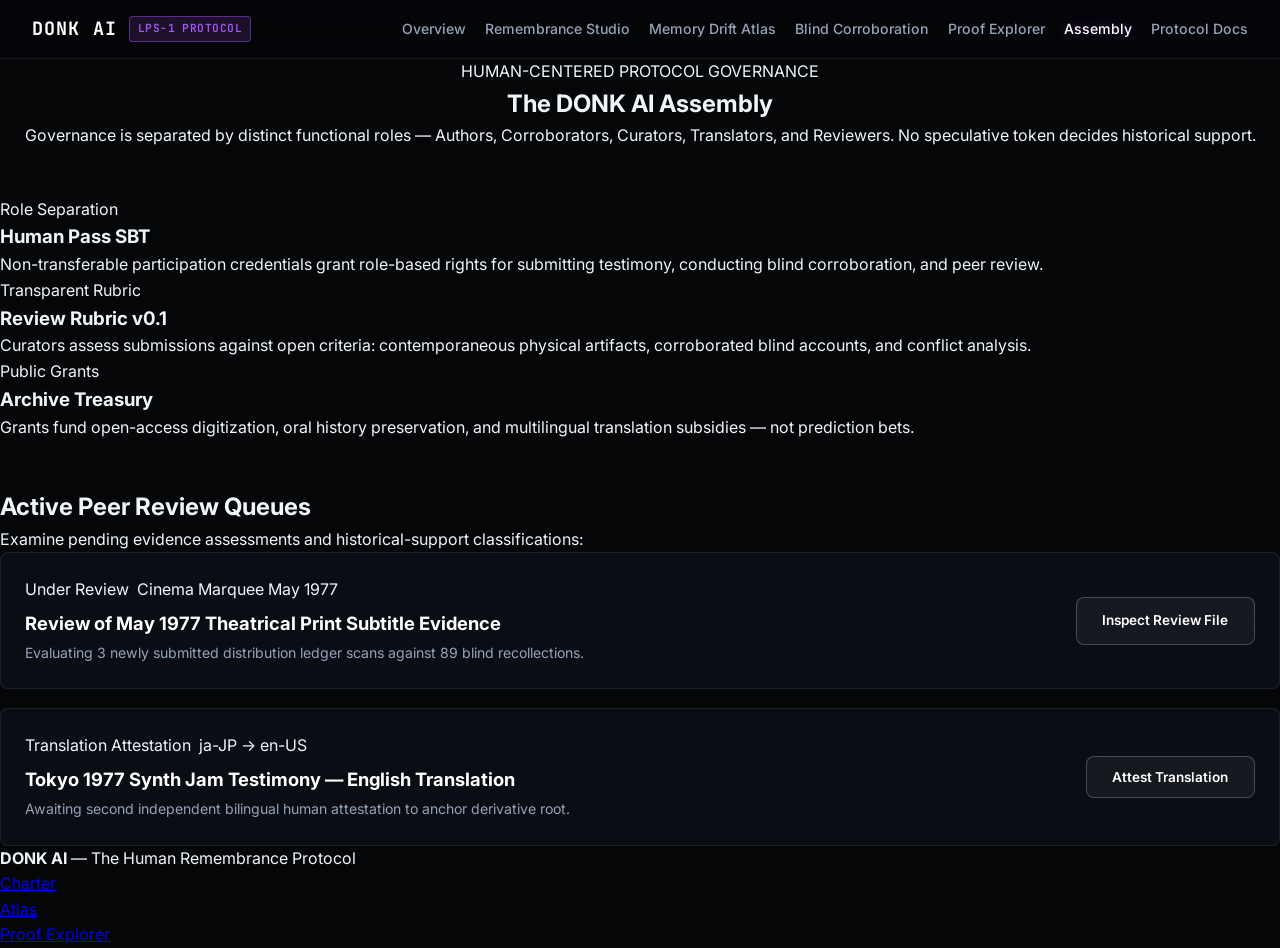
<file: web/assembly.html>
<!DOCTYPE html>
<html lang="en">
<head>
  <meta charset="UTF-8">
  <meta name="viewport" content="width=device-width, initial-scale=1.0">
  <title>Assembly & Governance — DONK AI</title>
  <meta name="description" content="Role-based human governance, peer review queues, appeal records, and archive treasury grants.">
  <link rel="preconnect" href="https://fonts.googleapis.com">
  <link rel="preconnect" href="https://fonts.gstatic.com" crossorigin>
  <link href="https://fonts.googleapis.com/css2?family=Inter:wght@300;400;500;600;700;900&family=JetBrains+Mono:wght@400;500;600;700&display=swap" rel="stylesheet">
  <link rel="stylesheet" href="css/main.css">
</head>
<body>
  <header>
    <nav>
      <a href="index.html" class="brand">
        <span>DONK AI</span>
        <span class="brand-badge">LPS-1 PROTOCOL</span>
      </a>
      <ul>
        <li><a href="index.html">Overview</a></li>
        <li><a href="remember.html">Remembrance Studio</a></li>
        <li><a href="atlas.html">Memory Drift Atlas</a></li>
        <li><a href="corroborate.html">Blind Corroboration</a></li>
        <li><a href="proof.html">Proof Explorer</a></li>
        <li><a href="assembly.html" class="active">Assembly</a></li>
        <li><a href="protocol.html">Protocol Docs</a></li>
      </ul>
    </nav>
  </header>

  <main>
    <section>
      <div style="text-align:center; margin-bottom: 3rem;">
        <span class="badge supported" style="margin-bottom:0.6rem;">HUMAN-CENTERED PROTOCOL GOVERNANCE</span>
        <h1>The DONK AI Assembly</h1>
        <p class="section-lead" style="margin: 0 auto;">
          Governance is separated by distinct functional roles &mdash; Authors, Corroborators, Curators, Translators, and Reviewers. No speculative token decides historical support.
        </p>
      </div>

      <div class="principles-grid" style="margin-bottom:3rem;">
        <div class="principle-card">
          <span class="badge provenance">Role Separation</span>
          <h3>Human Pass SBT</h3>
          <p>Non-transferable participation credentials grant role-based rights for submitting testimony, conducting blind corroboration, and peer review.</p>
        </div>
        <div class="principle-card">
          <span class="badge unresolved">Transparent Rubric</span>
          <h3>Review Rubric v0.1</h3>
          <p>Curators assess submissions against open criteria: contemporaneous physical artifacts, corroborated blind accounts, and conflict analysis.</p>
        </div>
        <div class="principle-card">
          <span class="badge supported">Public Grants</span>
          <h3>Archive Treasury</h3>
          <p>Grants fund open-access digitization, oral history preservation, and multilingual translation subsidies &mdash; not prediction bets.</p>
        </div>
      </div>

      <!-- Governance Queues -->
      <h2>Active Peer Review Queues</h2>
      <p class="section-lead">Examine pending evidence assessments and historical-support classifications:</p>

      <div style="display:flex; flex-direction:column; gap:1.2rem;">
        
        <div style="background:var(--bg-card); border:1px solid var(--border); border-radius:8px; padding:1.5rem; display:flex; justify-content:space-between; align-items:center; flex-wrap:wrap; gap:1rem;">
          <div>
            <div style="display:flex; gap:0.5rem; margin-bottom:0.4rem;">
              <span class="badge conflicting">Under Review</span>
              <span class="badge">Cinema Marquee May 1977</span>
            </div>
            <h3 style="color:var(--pearl); font-size:1.15rem;">Review of May 1977 Theatrical Print Subtitle Evidence</h3>
            <p style="font-size:0.88rem; color:var(--text-dim); margin-top:0.2rem;">Evaluating 3 newly submitted distribution ledger scans against 89 blind recollections.</p>
          </div>
          <div style="display:flex; gap:0.8rem;">
            <a href="record.html?id=2" class="btn btn-secondary" style="font-size:0.85rem;">Inspect Review File</a>
          </div>
        </div>

        <div style="background:var(--bg-card); border:1px solid var(--border); border-radius:8px; padding:1.5rem; display:flex; justify-content:space-between; align-items:center; flex-wrap:wrap; gap:1rem;">
          <div>
            <div style="display:flex; gap:0.5rem; margin-bottom:0.4rem;">
              <span class="badge unresolved">Translation Attestation</span>
              <span class="badge">ja-JP &rarr; en-US</span>
            </div>
            <h3 style="color:var(--pearl); font-size:1.15rem;">Tokyo 1977 Synth Jam Testimony &mdash; English Translation</h3>
            <p style="font-size:0.88rem; color:var(--text-dim); margin-top:0.2rem;">Awaiting second independent bilingual human attestation to anchor derivative root.</p>
          </div>
          <div style="display:flex; gap:0.8rem;">
            <button class="btn btn-secondary" style="font-size:0.85rem;" onclick="alert('Translation attestation logged with Human Pass #0x7391');">Attest Translation</button>
          </div>
        </div>

      </div>
    </section>
  </main>

  <footer>
    <div class="footer-inner">
      <div><strong>DONK AI</strong> &mdash; The Human Remembrance Protocol</div>
      <ul class="footer-links">
        <li><a href="protocol.html">Charter</a></li>
        <li><a href="atlas.html">Atlas</a></li>
        <li><a href="proof.html">Proof Explorer</a></li>
      </ul>
    </div>
  </footer>
</body>
</html>
</file>
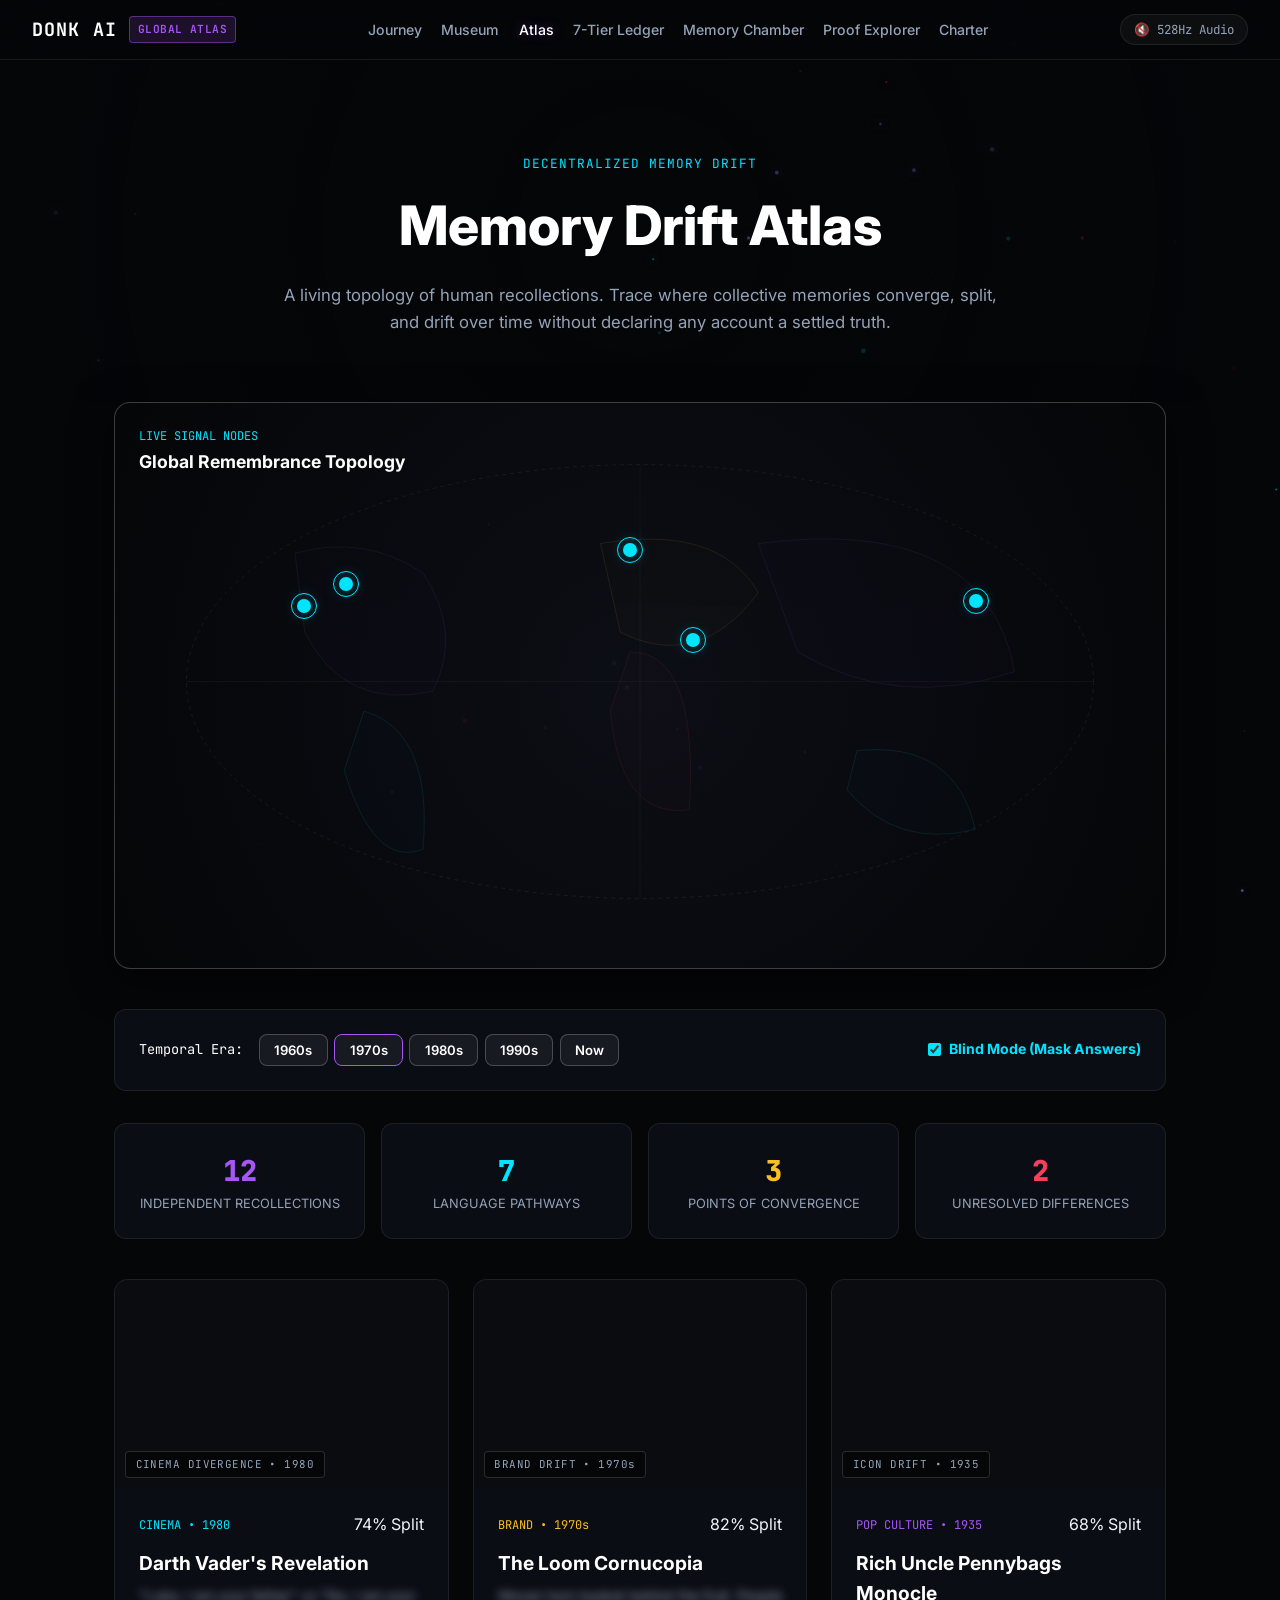
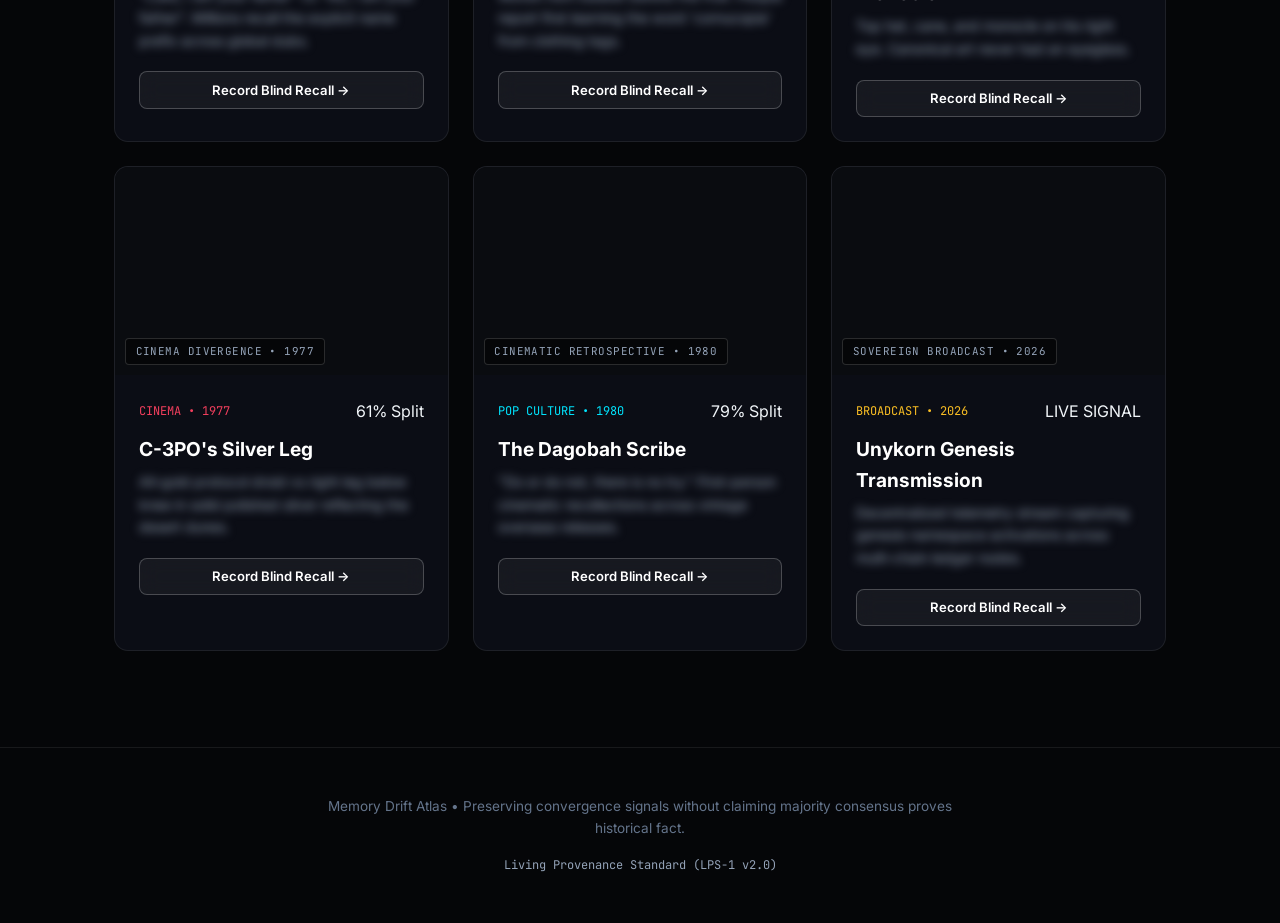
<file: web/atlas.html>
<!DOCTYPE html>
<html lang="en">
<head>
  <meta charset="UTF-8">
  <meta name="viewport" content="width=device-width, initial-scale=1.0">
  <title>Memory Drift Atlas — DONK AI</title>
  <meta name="description" content="Living global network of human remembrance signals. Explore memory convergence, divergence, and unprimed blind recollections across eras and languages.">
  <link rel="stylesheet" href="css/main.css?v=2.0.0">
  <link rel="preconnect" href="https://fonts.googleapis.com">
  <link rel="preconnect" href="https://fonts.gstatic.com" crossorigin>
  <link href="https://fonts.googleapis.com/css2?family=Inter:wght@400;500;600;700;800&family=JetBrains+Mono:wght@400;600;700&display=swap" rel="stylesheet">
  <style>
    .map-container {
      position: relative;
      width: 100%;
      background: radial-gradient(circle at center, rgba(14, 16, 24, 0.9) 0%, rgba(5, 6, 8, 0.98) 100%);
      border: 1px solid var(--border-hi);
      border-radius: 16px;
      overflow: hidden;
      margin-bottom: 2.5rem;
      box-shadow: 0 10px 40px rgba(0, 0, 0, 0.6);
    }
    .map-node {
      position: absolute;
      width: 14px;
      height: 14px;
      border-radius: 50%;
      background: var(--synaptic-cyan);
      box-shadow: 0 0 16px var(--synaptic-cyan-glow);
      cursor: pointer;
      transform: translate(-50%, -50%);
      transition: all 0.3s ease;
    }
    .map-node::after {
      content: '';
      position: absolute;
      top: -6px; left: -6px; right: -6px; bottom: -6px;
      border-radius: 50%;
      border: 1px solid var(--synaptic-cyan);
      animation: pulse-ring 2s cubic-bezier(0.215, 0.61, 0.355, 1) infinite;
    }
    .map-node:hover {
      transform: translate(-50%, -50%) scale(1.4);
      background: var(--memory-violet);
      box-shadow: 0 0 24px var(--memory-violet-glow);
    }
    @keyframes pulse-ring {
      0% { transform: scale(0.6); opacity: 0.9; }
      100% { transform: scale(2.2); opacity: 0; }
    }
  </style>
</head>
<body>
  <canvas id="ambientCanvas"></canvas>

  <header>
    <nav>
      <a href="index.html" class="brand">
        <span>DONK AI</span>
        <span class="brand-badge">GLOBAL ATLAS</span>
      </a>
      <ul>
        <li><a href="index.html">Journey</a></li>
        <li><a href="museum.html">Museum</a></li>
        <li><a href="atlas.html" class="active">Atlas</a></li>
        <li><a href="record.html">7-Tier Ledger</a></li>
        <li><a href="corroborate.html">Memory Chamber</a></li>
        <li><a href="proof.html">Proof Explorer</a></li>
        <li><a href="protocol.html">Charter</a></li>
      </ul>
      <div style="display:flex; align-items:center; gap:0.8rem;">
        <button id="soundToggleBtn" class="sound-toggle-btn"><span>🔇 528Hz Audio</span></button>
      </div>
    </nav>
  </header>

  <!-- Atlas Hero with Ambient Video -->
  <section class="hero-cinema" style="min-height:38vh; padding: 3rem 1.5rem 1.5rem; position:relative; overflow:hidden;">
    <video autoplay loop muted playsinline style="position:absolute; top:50%; left:50%; transform:translate(-50%, -50%); min-width:100%; min-height:100%; width:auto; height:auto; z-index:-1; opacity:0.2; filter:saturate(1.1) contrast(1.1); object-fit:cover;">
      <source src="videos/donk_vault_intro.mp4" type="video/mp4">
    </video>
    <div style="position:absolute; top:0; left:0; width:100%; height:100%; background:radial-gradient(circle at center, rgba(5,6,8,0.4) 0%, rgba(5,6,8,0.96) 100%); z-index:0;"></div>

    <div style="max-width: 720px; margin: 0 auto; position:relative; z-index:1;">
      <span style="font-family:var(--font-mono); font-size:0.8rem; color:var(--synaptic-cyan); letter-spacing:0.08em; text-transform:uppercase;">Decentralized Memory Drift</span>
      <h1 style="font-size: clamp(2.2rem, 4.5vw, 3.4rem); color:var(--pearl); margin:0.4rem 0 0.8rem; font-weight:800;">Memory Drift Atlas</h1>
      <p style="font-size:1.05rem; color:var(--text-dim); margin:0 auto;">
        A living topology of human recollections. Trace where collective memories converge, split, and drift over time without declaring any account a settled truth.
      </p>
    </div>
  </section>

  <!-- Interactive Global Signal Map -->
  <section style="max-width:1100px; margin: 0 auto 2.5rem; padding: 0 1.5rem; position:relative; z-index:1;">
    <div class="map-container" style="min-height:360px; padding:2rem;">
      <div style="position:absolute; top:1.2rem; left:1.5rem; z-index:2;">
        <span style="font-family:var(--font-mono); font-size:0.75rem; color:var(--synaptic-cyan); text-transform:uppercase;">Live Signal Nodes</span>
        <div style="font-size:1.1rem; color:var(--pearl); font-weight:700;">Global Remembrance Topology</div>
      </div>

      <!-- SVG World Wireframe Background -->
      <svg viewBox="0 0 1000 500" style="width:100%; height:100%; opacity:0.25; stroke:rgba(255,255,255,0.25); fill:none; stroke-width:1;">
        <ellipse cx="500" cy="250" rx="460" ry="220" stroke-dasharray="4,4"/>
        <line x1="500" y1="30" x2="500" y2="470" stroke="rgba(255,255,255,0.15)"/>
        <line x1="40" y1="250" x2="960" y2="250" stroke="rgba(255,255,255,0.15)"/>
        <!-- Continents Outline Approximation -->
        <path d="M150,120 Q220,100 280,140 Q320,200 290,260 Q200,280 160,200 Z" fill="rgba(168,85,247,0.05)" stroke="rgba(168,85,247,0.4)"/>
        <path d="M220,280 Q290,300 280,420 Q230,440 200,340 Z" fill="rgba(0,229,255,0.05)" stroke="rgba(0,229,255,0.4)"/>
        <path d="M460,110 Q580,90 620,160 Q560,240 480,200 Z" fill="rgba(251,191,36,0.05)" stroke="rgba(251,191,36,0.4)"/>
        <path d="M490,220 Q560,220 550,380 Q480,390 470,280 Z" fill="rgba(244,63,94,0.05)" stroke="rgba(244,63,94,0.4)"/>
        <path d="M620,110 Q850,80 880,240 Q760,280 660,220 Z" fill="rgba(168,85,247,0.05)" stroke="rgba(168,85,247,0.4)"/>
        <path d="M720,320 Q820,310 840,400 Q760,420 710,360 Z" fill="rgba(0,229,255,0.05)" stroke="rgba(0,229,255,0.4)"/>
      </svg>

      <!-- Active Pulsing Map Nodes -->
      <div class="map-node" style="top:32%; left:22%;" title="Austin, Texas (1978 Arcade Token)" onclick="filterByNode('Austin')"></div>
      <div class="map-node" style="top:36%; left:18%;" title="Los Angeles (1977 Cinema Marquee)" onclick="filterByNode('Los Angeles')"></div>
      <div class="map-node" style="top:26%; left:49%;" title="London (1981 Pirate Radio)" onclick="filterByNode('London')"></div>
      <div class="map-node" style="top:35%; left:82%;" title="Tokyo (1977 Synth Labs)" onclick="filterByNode('Tokyo')"></div>
      <div class="map-node" style="top:42%; left:55%;" title="Cairo (Ancient Scribe Recall)" onclick="filterByNode('Cairo')"></div>
    </div>
  </section>

  <!-- Control Surface: Era Slider & Blind Mode -->
  <section style="max-width:1100px; margin: 0 auto 2rem; padding: 0 1.5rem; position:relative; z-index:1;">
    <div class="spine-glass-panel" style="display:flex; justify-content:space-between; align-items:center; flex-wrap:wrap; gap:1.2rem;">
      <div style="display:flex; align-items:center; gap:1rem; flex-wrap:wrap;">
        <span style="font-family:var(--font-mono); font-size:0.85rem; color:var(--pearl);">Temporal Era:</span>
        <div style="display:flex; gap:0.4rem;">
          <button class="btn btn-secondary btn-sm" onclick="setEra('1960s')">1960s</button>
          <button class="btn btn-secondary btn-sm active" style="border-color:var(--memory-violet); color:var(--pearl);" onclick="setEra('1970s')">1970s</button>
          <button class="btn btn-secondary btn-sm" onclick="setEra('1980s')">1980s</button>
          <button class="btn btn-secondary btn-sm" onclick="setEra('1990s')">1990s</button>
          <button class="btn btn-secondary btn-sm" onclick="setEra('2000s')">Now</button>
        </div>
      </div>

      <div style="display:flex; align-items:center; gap:0.8rem;">
        <label style="display:flex; align-items:center; gap:0.5rem; cursor:pointer; font-size:0.88rem; color:var(--synaptic-cyan);">
          <input type="checkbox" id="blindModeToggle" onchange="toggleBlindMode(this.checked)" checked style="accent-color:var(--synaptic-cyan);">
          <strong>Blind Mode (Mask Answers)</strong>
        </label>
      </div>
    </div>
  </section>

  <!-- Global Metrics Summary -->
  <section style="max-width:1100px; margin: 0 auto 2.5rem; padding: 0 1.5rem; position:relative; z-index:1;">
    <div style="display:grid; grid-template-columns:repeat(auto-fit, minmax(200px, 1fr)); gap:1rem;">
      <div class="spine-glass-panel" style="text-align:center;">
        <div style="font-size:1.8rem; font-weight:800; color:var(--memory-violet); font-family:var(--font-mono);">12</div>
        <div style="font-size:0.8rem; color:var(--text-dim); text-transform:uppercase;">Independent Recollections</div>
      </div>
      <div class="spine-glass-panel" style="text-align:center;">
        <div style="font-size:1.8rem; font-weight:800; color:var(--synaptic-cyan); font-family:var(--font-mono);">7</div>
        <div style="font-size:0.8rem; color:var(--text-dim); text-transform:uppercase;">Language Pathways</div>
      </div>
      <div class="spine-glass-panel" style="text-align:center;">
        <div style="font-size:1.8rem; font-weight:800; color:var(--mnemonic-gold); font-family:var(--font-mono);">3</div>
        <div style="font-size:0.8rem; color:var(--text-dim); text-transform:uppercase;">Points of Convergence</div>
      </div>
      <div class="spine-glass-panel" style="text-align:center;">
        <div style="font-size:1.8rem; font-weight:800; color:var(--memory-crimson); font-family:var(--font-mono);">2</div>
        <div style="font-size:0.8rem; color:var(--text-dim); text-transform:uppercase;">Unresolved Differences</div>
      </div>
    </div>
  </section>

  <!-- Visual Signals Grid with Video Previews -->
  <section style="max-width:1100px; margin: 0 auto 6rem; padding: 0 1.5rem; position:relative; z-index:1;">
    <div style="display:grid; grid-template-columns:repeat(auto-fit, minmax(320px, 1fr)); gap:1.5rem;">

      <!-- Signal 1: Star Wars -->
      <div class="artifact-card">
        <div class="artifact-img-wrap">
          <video autoplay loop muted playsinline style="width:100%; height:100%; object-fit:cover;">
            <source src="videos/donk7.mp4" type="video/mp4">
          </video>
          <span class="synthetic-badge">CINEMA DIVERGENCE &bull; 1980</span>
        </div>
        <div style="padding:1.5rem;">
          <div style="display:flex; justify-content:space-between; align-items:center; margin-bottom:0.6rem;">
            <span style="font-family:var(--font-mono); font-size:0.75rem; color:var(--synaptic-cyan);">CINEMA &bull; 1980</span>
            <span class="badge supported">74% Split</span>
          </div>
          <h3 style="font-size:1.2rem; color:var(--pearl); margin-bottom:0.4rem;">Darth Vader's Revelation</h3>
          <p class="signal-text" style="font-size:0.88rem; color:var(--text-dim); margin-bottom:1.2rem;">
            "Luke, I am your father" vs "No, I am your father". Millions recall the explicit name prefix across global dubs.
          </p>
          <a href="corroborate.html?dilemma=star-wars" class="btn btn-secondary btn-sm" style="width:100%;">Record Blind Recall &rarr;</a>
        </div>
      </div>

      <!-- Signal 2: Fruit of the Loom -->
      <div class="artifact-card">
        <div class="artifact-img-wrap">
          <video autoplay loop muted playsinline style="width:100%; height:100%; object-fit:cover;">
            <source src="videos/donk18.mp4" type="video/mp4">
          </video>
          <span class="synthetic-badge">BRAND DRIFT &bull; 1970s</span>
        </div>
        <div style="padding:1.5rem;">
          <div style="display:flex; justify-content:space-between; align-items:center; margin-bottom:0.6rem;">
            <span style="font-family:var(--font-mono); font-size:0.75rem; color:var(--mnemonic-gold);">BRAND &bull; 1970s</span>
            <span class="badge supported">82% Split</span>
          </div>
          <h3 style="font-size:1.2rem; color:var(--pearl); margin-bottom:0.4rem;">The Loom Cornucopia</h3>
          <p class="signal-text" style="font-size:0.88rem; color:var(--text-dim); margin-bottom:1.2rem;">
            Woven horn basket behind the fruit. People report first learning the word 'cornucopia' from clothing tags.
          </p>
          <a href="corroborate.html?dilemma=fruit-loom" class="btn btn-secondary btn-sm" style="width:100%;">Record Blind Recall &rarr;</a>
        </div>
      </div>

      <!-- Signal 3: Monopoly Man -->
      <div class="artifact-card">
        <div class="artifact-img-wrap">
          <video autoplay loop muted playsinline style="width:100%; height:100%; object-fit:cover;">
            <source src="videos/donk4.mp4" type="video/mp4">
          </video>
          <span class="synthetic-badge">ICON DRIFT &bull; 1935</span>
        </div>
        <div style="padding:1.5rem;">
          <div style="display:flex; justify-content:space-between; align-items:center; margin-bottom:0.6rem;">
            <span style="font-family:var(--font-mono); font-size:0.75rem; color:var(--memory-violet);">POP CULTURE &bull; 1935</span>
            <span class="badge supported">68% Split</span>
          </div>
          <h3 style="font-size:1.2rem; color:var(--pearl); margin-bottom:0.4rem;">Rich Uncle Pennybags Monocle</h3>
          <p class="signal-text" style="font-size:0.88rem; color:var(--text-dim); margin-bottom:1.2rem;">
            Top hat, cane, and monocle on his right eye. Canonical art never had an eyeglass.
          </p>
          <a href="corroborate.html?dilemma=monopoly-man" class="btn btn-secondary btn-sm" style="width:100%;">Record Blind Recall &rarr;</a>
        </div>
      </div>

      <!-- Signal 4: C-3PO -->
      <div class="artifact-card">
        <div class="artifact-img-wrap">
          <video autoplay loop muted playsinline style="width:100%; height:100%; object-fit:cover;">
            <source src="videos/donk26.mp4" type="video/mp4">
          </video>
          <span class="synthetic-badge">CINEMA DIVERGENCE &bull; 1977</span>
        </div>
        <div style="padding:1.5rem;">
          <div style="display:flex; justify-content:space-between; align-items:center; margin-bottom:0.6rem;">
            <span style="font-family:var(--font-mono); font-size:0.75rem; color:var(--memory-crimson);">CINEMA &bull; 1977</span>
            <span class="badge supported">61% Split</span>
          </div>
          <h3 style="font-size:1.2rem; color:var(--pearl); margin-bottom:0.4rem;">C-3PO's Silver Leg</h3>
          <p class="signal-text" style="font-size:0.88rem; color:var(--text-dim); margin-bottom:1.2rem;">
            All-gold protocol droid vs right leg below knee in solid polished silver reflecting the desert dunes.
          </p>
          <a href="corroborate.html?dilemma=c3po" class="btn btn-secondary btn-sm" style="width:100%;">Record Blind Recall &rarr;</a>
        </div>
      </div>

      <!-- Signal 5: Yoda Cuba Archive -->
      <div class="artifact-card">
        <div class="artifact-img-wrap">
          <video autoplay loop muted playsinline style="width:100%; height:100%; object-fit:cover;">
            <source src="videos/yoda_cuba.mp4" type="video/mp4">
          </video>
          <span class="synthetic-badge">CINEMATIC RETROSPECTIVE &bull; 1980</span>
        </div>
        <div style="padding:1.5rem;">
          <div style="display:flex; justify-content:space-between; align-items:center; margin-bottom:0.6rem;">
            <span style="font-family:var(--font-mono); font-size:0.75rem; color:var(--synaptic-cyan);">POP CULTURE &bull; 1980</span>
            <span class="badge supported">79% Split</span>
          </div>
          <h3 style="font-size:1.2rem; color:var(--pearl); margin-bottom:0.4rem;">The Dagobah Scribe</h3>
          <p class="signal-text" style="font-size:0.88rem; color:var(--text-dim); margin-bottom:1.2rem;">
            "Do or do not, there is no try." First-person cinematic recollections across vintage overseas releases.
          </p>
          <a href="corroborate.html?dilemma=yoda" class="btn btn-secondary btn-sm" style="width:100%;">Record Blind Recall &rarr;</a>
        </div>
      </div>

      <!-- Signal 6: Sovereign Unykorn Broadcast -->
      <div class="artifact-card">
        <div class="artifact-img-wrap">
          <video autoplay loop muted playsinline style="width:100%; height:100%; object-fit:cover;">
            <source src="videos/unykorn_archive_signal.mp4" type="video/mp4">
          </video>
          <span class="synthetic-badge">SOVEREIGN BROADCAST &bull; 2026</span>
        </div>
        <div style="padding:1.5rem;">
          <div style="display:flex; justify-content:space-between; align-items:center; margin-bottom:0.6rem;">
            <span style="font-family:var(--font-mono); font-size:0.75rem; color:var(--mnemonic-gold);">BROADCAST &bull; 2026</span>
            <span class="badge supported">LIVE SIGNAL</span>
          </div>
          <h3 style="font-size:1.2rem; color:var(--pearl); margin-bottom:0.4rem;">Unykorn Genesis Transmission</h3>
          <p class="signal-text" style="font-size:0.88rem; color:var(--text-dim); margin-bottom:1.2rem;">
            Decentralized telemetry stream capturing genesis namespace activations across multi-chain ledger nodes.
          </p>
          <a href="corroborate.html?dilemma=unykorn" class="btn btn-secondary btn-sm" style="width:100%;">Record Blind Recall &rarr;</a>
        </div>
      </div>

    </div>
  </section>

  <footer style="border-top:1px solid var(--border); padding:3rem 2rem; text-align:center; position:relative; z-index:1;">
    <p style="font-size:0.85rem; color:var(--text-muted); max-width:680px; margin:0 auto 1rem;">
      Memory Drift Atlas &bull; Preserving convergence signals without claiming majority consensus proves historical fact.
    </p>
    <div style="font-family:var(--font-mono); font-size:0.75rem; color:var(--text-dim);">
      Living Provenance Standard (LPS-1 v2.0)
    </div>
  </footer>

  <script src="js/walkthrough.js?v=2.0.0"></script>
  <script>
    function toggleBlindMode(isBlind) {
      document.querySelectorAll('.signal-text').forEach(el => {
        if (isBlind) {
          el.style.filter = 'blur(5px)';
          el.style.userSelect = 'none';
        } else {
          el.style.filter = 'none';
          el.style.userSelect = 'auto';
        }
      });
    }

    function setEra(era) {
      document.querySelectorAll('[onclick^="setEra"]').forEach(btn => btn.classList.remove('active'));
      event.target.classList.add('active');
    }

    function filterByNode(city) {
      alert(`Filtering signal nodes for: ${city}`);
    }

    // Default to blind mode
    window.addEventListener('DOMContentLoaded', () => {
      toggleBlindMode(true);
    });
  </script>
</body>
</html>
</file>
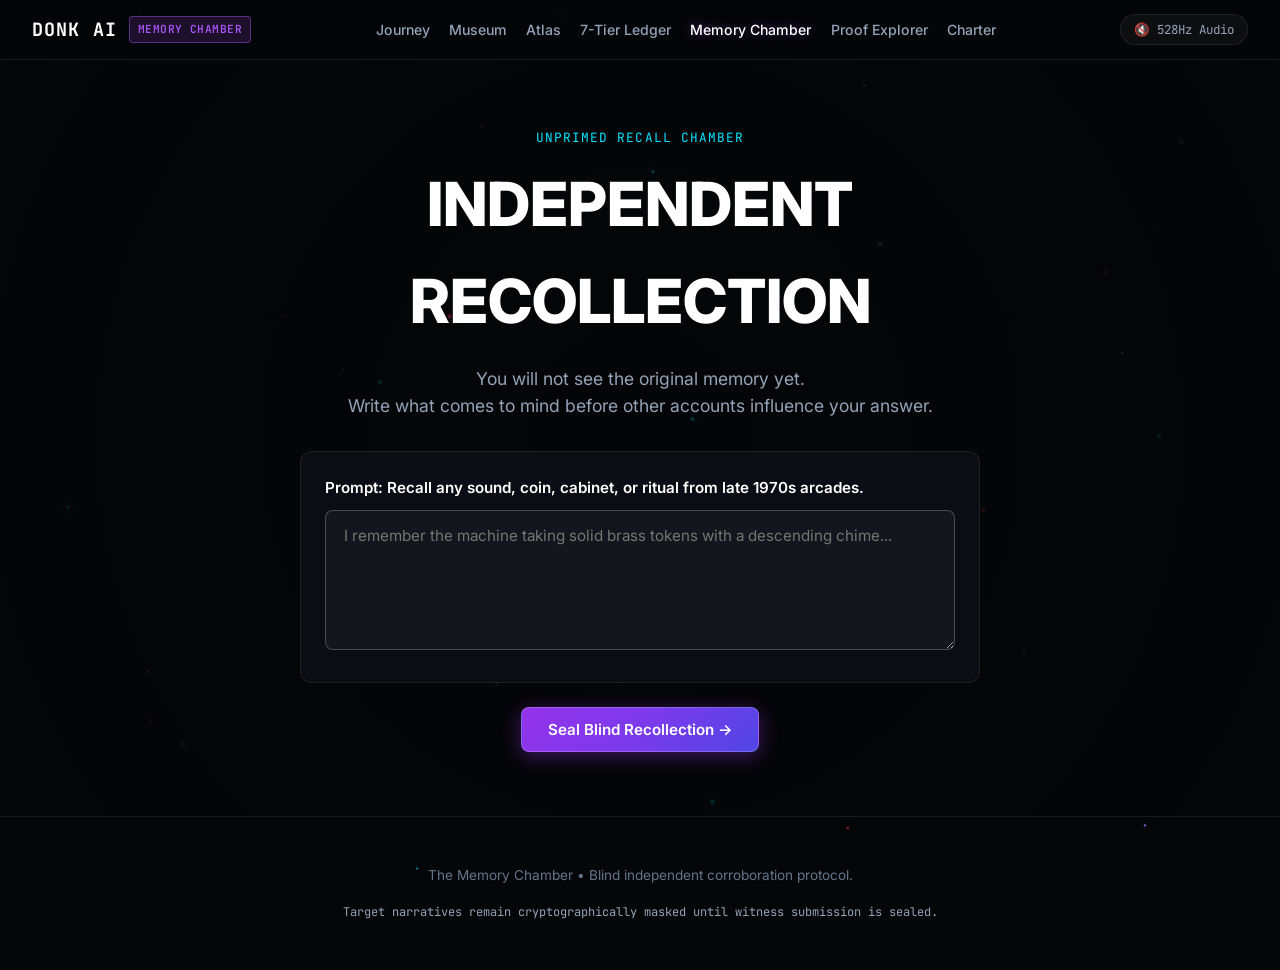
<file: web/corroborate.html>
<!DOCTYPE html>
<html lang="en">
<head>
  <meta charset="UTF-8">
  <meta name="viewport" content="width=device-width, initial-scale=1.0">
  <title>The Memory Chamber &bull; Blind Independent Corroboration — DONK AI</title>
  <meta name="description" content="Contribute unprimed, independent memory recollections. Witness accounts are cryptographically committed before viewing existing narratives.">
  <link rel="stylesheet" href="css/main.css?v=2.0.0">
  <link rel="preconnect" href="https://fonts.googleapis.com">
  <link rel="preconnect" href="https://fonts.gstatic.com" crossorigin>
  <link href="https://fonts.googleapis.com/css2?family=Inter:wght@400;500;600;700;800&family=JetBrains+Mono:wght@400;600;700&display=swap" rel="stylesheet">
</head>
<body>
  <canvas id="ambientCanvas"></canvas>

  <header>
    <nav>
      <a href="index.html" class="brand">
        <span>DONK AI</span>
        <span class="brand-badge">MEMORY CHAMBER</span>
      </a>
      <ul>
        <li><a href="index.html">Journey</a></li>
        <li><a href="museum.html">Museum</a></li>
        <li><a href="atlas.html">Atlas</a></li>
        <li><a href="record.html">7-Tier Ledger</a></li>
        <li><a href="corroborate.html" class="active">Memory Chamber</a></li>
        <li><a href="proof.html">Proof Explorer</a></li>
        <li><a href="protocol.html">Charter</a></li>
      </ul>
      <div style="display:flex; align-items:center; gap:0.8rem;">
        <button id="soundToggleBtn" class="sound-toggle-btn"><span>🔇 528Hz Audio</span></button>
      </div>
    </nav>
  </header>

  <!-- Quiet Memory Chamber View -->
  <section class="hero-cinema" style="min-height:75vh; padding: 4rem 1.5rem; position:relative; overflow:hidden;">
    <video autoplay loop muted playsinline style="position:absolute; top:50%; left:50%; transform:translate(-50%, -50%); min-width:100%; min-height:100%; width:auto; height:auto; z-index:-1; opacity:0.18; filter:saturate(1.1) contrast(1.1); object-fit:cover;">
      <source src="videos/donk_desert_drama_1.mp4" type="video/mp4">
    </video>
    <div style="position:absolute; top:0; left:0; width:100%; height:100%; background:radial-gradient(circle at center, rgba(5,6,8,0.5) 0%, rgba(5,6,8,0.96) 100%); z-index:0;"></div>

    <div id="chamberInitialView" style="max-width:680px; margin: 0 auto; text-align:center; position:relative; z-index:1;">
      <span style="font-family:var(--font-mono); font-size:0.8rem; color:var(--synaptic-cyan); letter-spacing:0.08em; text-transform:uppercase;">Unprimed Recall Chamber</span>
      <h1 style="font-size: clamp(2.4rem, 5vw, 3.8rem); color:var(--pearl); margin:0.4rem 0 1rem; font-weight:800;">INDEPENDENT RECOLLECTION</h1>
      <p style="font-size:1.1rem; color:var(--text-dim); margin-bottom:2rem; line-height:1.5;">
        You will not see the original memory yet.<br>
        Write what comes to mind before other accounts influence your answer.
      </p>

      <div class="spine-glass-panel" style="text-align:left; margin-bottom:1.5rem;">
        <label style="font-weight:600; color:var(--pearl); font-size:0.95rem; display:block; margin-bottom:0.6rem;">
          Prompt: Recall any sound, coin, cabinet, or ritual from late 1970s arcades.
        </label>
        <textarea id="chamberInput" class="form-textarea" style="min-height:140px;" placeholder="I remember the machine taking solid brass tokens with a descending chime..."></textarea>
      </div>

      <button class="btn btn-primary" onclick="commitBlindRecall()">Seal Blind Recollection &rarr;</button>
    </div>

    <!-- Post-Commit Comparison View -->
    <div id="chamberRevealView" style="display:none; max-width:880px; margin: 0 auto; text-align:left;">
      <div style="display:flex; justify-content:space-between; align-items:center; margin-bottom:1.5rem; flex-wrap:wrap; gap:0.6rem;">
        <div>
          <span style="font-family:var(--font-mono); font-size:0.8rem; color:var(--memory-violet);">PRE-REVEAL COMMITMENT SEALED</span>
          <h2 style="font-size:1.8rem; color:var(--pearl); margin-top:0.2rem;">Recollection Sealed &amp; Compared</h2>
        </div>
        <span class="badge supported">✓ BLIND CORROBORATION COMMITTED</span>
      </div>

      <div style="display:grid; grid-template-columns:repeat(auto-fit, minmax(300px, 1fr)); gap:1.5rem; margin-bottom:2rem;">
        <div class="spine-glass-panel">
          <span style="font-family:var(--font-mono); font-size:0.75rem; color:var(--synaptic-cyan);">YOUR INDEPENDENT ACCOUNT</span>
          <p id="yourSubmittedProse" style="font-size:0.9rem; color:var(--pearl); margin-top:0.5rem;"></p>
          <div style="font-family:var(--font-mono); font-size:0.75rem; color:var(--text-muted); margin-top:0.8rem;">
            Commitment Root: 0x6f9104...2710
          </div>
        </div>

        <div class="spine-glass-panel">
          <span style="font-family:var(--font-mono); font-size:0.75rem; color:var(--memory-violet);">ORIGINAL AUTHOR ACCOUNT</span>
          <p style="font-size:0.9rem; color:var(--pearl); margin-top:0.5rem;">
            "I remember when the Space Invaders cabinet was installed at the Main Street arcade in Austin in July 1978. It took newly minted brass tokens and emitted a two-tone descending beep."
          </p>
          <div style="font-family:var(--font-mono); font-size:0.75rem; color:var(--text-muted); margin-top:0.8rem;">
            Statement Root: 0x9d3fe4...a21f
          </div>
        </div>
      </div>

      <div class="spine-glass-panel" style="background:rgba(0,0,0,0.5); margin-bottom:2rem;">
        <h4 style="color:var(--pearl); margin-bottom:0.3rem;">Epistemic Convergence Analysis</h4>
        <p style="font-size:0.85rem; color:var(--text-dim);">
          Both accounts independently recall solid brass tokens and dual audio tones. This independent convergence is recorded as an epistemic signal—not absolute factual proof.
        </p>
      </div>

      <div style="display:flex; justify-content:space-between; align-items:center; flex-wrap:wrap; gap:1rem;">
        <button class="btn btn-secondary" onclick="resetChamber()">&larr; Record Another Memory</button>
        <a href="record.html" class="btn btn-primary">View 7-Tier Ledger &rarr;</a>
      </div>
    </div>
  </section>

  <footer style="border-top:1px solid var(--border); padding:3rem 2rem; text-align:center; position:relative; z-index:1;">
    <p style="font-size:0.85rem; color:var(--text-muted); max-width:680px; margin:0 auto 1rem;">
      The Memory Chamber &bull; Blind independent corroboration protocol.
    </p>
    <div style="font-family:var(--font-mono); font-size:0.75rem; color:var(--text-dim);">
      Target narratives remain cryptographically masked until witness submission is sealed.
    </div>
  </footer>

  <script src="js/walkthrough.js?v=2.0.0"></script>
  <script>
    function commitBlindRecall() {
      const text = document.getElementById('chamberInput').value.trim();
      if (!text) {
        alert('Please write your recollection before proceeding.');
        return;
      }
      document.getElementById('yourSubmittedProse').innerText = `"${text}"`;
      document.getElementById('chamberInitialView').style.display = 'none';
      document.getElementById('chamberRevealView').style.display = 'block';
    }

    function resetChamber() {
      document.getElementById('chamberInput').value = '';
      document.getElementById('chamberInitialView').style.display = 'block';
      document.getElementById('chamberRevealView').style.display = 'none';
    }
  </script>
</body>
</html>
</file>
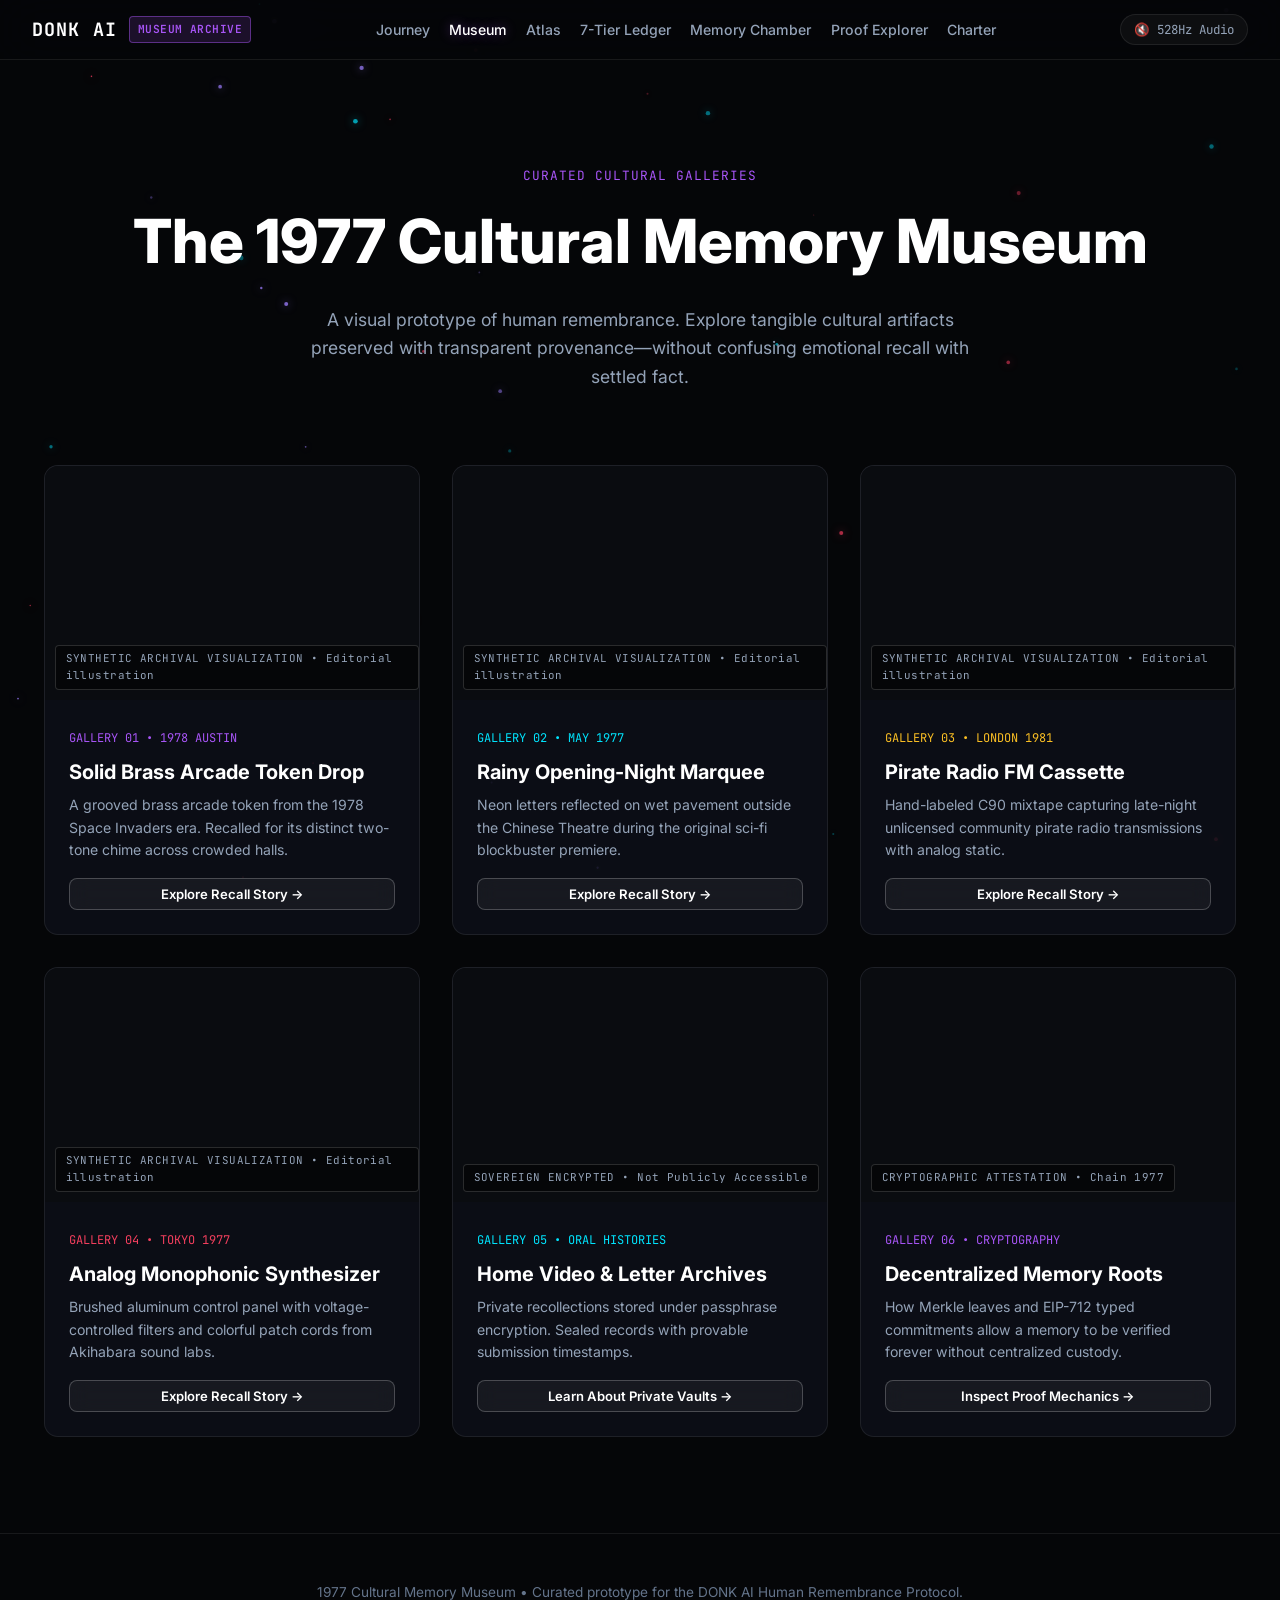
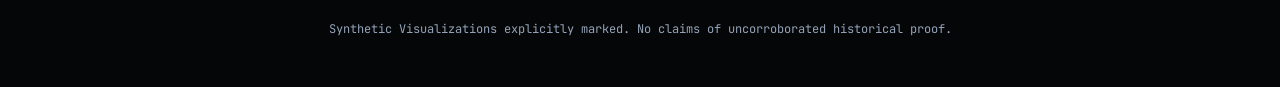
<file: web/museum.html>
<!DOCTYPE html>
<html lang="en">
<head>
  <meta charset="UTF-8">
  <meta name="viewport" content="width=device-width, initial-scale=1.0">
  <title>The 1977 Cultural Memory Museum — DONK AI</title>
  <meta name="description" content="Visual gallery of cultural memory artifacts across arcade, cinema, broadcast, synthesizer music, family archives, and future cryptographic vaults.">
  <link rel="stylesheet" href="css/main.css?v=2.0.0">
  <link rel="preconnect" href="https://fonts.googleapis.com">
  <link rel="preconnect" href="https://fonts.gstatic.com" crossorigin>
  <link href="https://fonts.googleapis.com/css2?family=Inter:wght@400;500;600;700;800&family=JetBrains+Mono:wght@400;600;700&display=swap" rel="stylesheet">
</head>
<body>
  <canvas id="ambientCanvas"></canvas>

  <header>
    <nav>
      <a href="index.html" class="brand">
        <span>DONK AI</span>
        <span class="brand-badge">MUSEUM ARCHIVE</span>
      </a>
      <ul>
        <li><a href="index.html">Journey</a></li>
        <li><a href="museum.html" class="active">Museum</a></li>
        <li><a href="atlas.html">Atlas</a></li>
        <li><a href="record.html">7-Tier Ledger</a></li>
        <li><a href="corroborate.html">Memory Chamber</a></li>
        <li><a href="proof.html">Proof Explorer</a></li>
        <li><a href="protocol.html">Charter</a></li>
      </ul>
      <div style="display:flex; align-items:center; gap:0.8rem;">
        <button id="soundToggleBtn" class="sound-toggle-btn"><span>🔇 528Hz Audio</span></button>
      </div>
    </nav>
  </header>

  <!-- Museum Hero -->
  <section class="hero-cinema" style="min-height:45vh; padding: 4rem 1.5rem 2rem;">
    <span style="font-family:var(--font-mono); font-size:0.8rem; color:var(--memory-violet); letter-spacing:0.08em; text-transform:uppercase;">Curated Cultural Galleries</span>
    <h1 style="font-size: clamp(2.4rem, 5vw, 3.8rem); color:var(--pearl); margin:0.4rem 0 1rem; font-weight:800;">The 1977 Cultural Memory Museum</h1>
    <p style="font-size:1.1rem; color:var(--text-dim); max-width:680px; margin:0 auto;">
      A visual prototype of human remembrance. Explore tangible cultural artifacts preserved with transparent provenance—without confusing emotional recall with settled fact.
    </p>
  </section>

  <!-- 6 Visual Galleries Grid -->
  <section style="max-width:1240px; margin: 0 auto 6rem; padding: 0 1.5rem; position:relative; z-index:1;">
    <div style="display:grid; grid-template-columns:repeat(auto-fit, minmax(340px, 1fr)); gap:2rem;">

      <!-- 1. Arcade Memory -->
      <div class="artifact-card" onclick="openExhibitModal('arcade')">
        <div class="artifact-img-wrap">
          <video autoplay loop muted playsinline style="width:100%; height:100%; object-fit:cover;">
            <source src="videos/donk4.mp4" type="video/mp4">
            <source src="videos/donk6.mp4" type="video/mp4">
          </video>
          <span class="synthetic-badge">SYNTHETIC ARCHIVAL VISUALIZATION &bull; Editorial illustration</span>
        </div>
        <div style="padding:1.5rem;">
          <span style="font-family:var(--font-mono); font-size:0.75rem; color:var(--memory-violet);">GALLERY 01 &bull; 1978 AUSTIN</span>
          <h3 style="font-size:1.25rem; color:var(--pearl); margin:0.4rem 0;">Solid Brass Arcade Token Drop</h3>
          <p style="font-size:0.88rem; color:var(--text-dim); margin-bottom:1rem;">
            A grooved brass arcade token from the 1978 Space Invaders era. Recalled for its distinct two-tone chime across crowded halls.
          </p>
          <button class="btn btn-secondary btn-sm" style="width:100%;">Explore Recall Story &rarr;</button>
        </div>
      </div>

      <!-- 2. Cinema Memory -->
      <div class="artifact-card" onclick="openExhibitModal('cinema')">
        <div class="artifact-img-wrap">
          <video autoplay loop muted playsinline style="width:100%; height:100%; object-fit:cover;">
            <source src="videos/donk7.mp4" type="video/mp4">
            <source src="videos/donk12.mp4" type="video/mp4">
          </video>
          <span class="synthetic-badge">SYNTHETIC ARCHIVAL VISUALIZATION &bull; Editorial illustration</span>
        </div>
        <div style="padding:1.5rem;">
          <span style="font-family:var(--font-mono); font-size:0.75rem; color:var(--synaptic-cyan);">GALLERY 02 &bull; MAY 1977</span>
          <h3 style="font-size:1.25rem; color:var(--pearl); margin:0.4rem 0;">Rainy Opening-Night Marquee</h3>
          <p style="font-size:0.88rem; color:var(--text-dim); margin-bottom:1rem;">
            Neon letters reflected on wet pavement outside the Chinese Theatre during the original sci-fi blockbuster premiere.
          </p>
          <button class="btn btn-secondary btn-sm" style="width:100%;">Explore Recall Story &rarr;</button>
        </div>
      </div>

      <!-- 3. Broadcast Memory -->
      <div class="artifact-card" onclick="openExhibitModal('broadcast')">
        <div class="artifact-img-wrap">
          <video autoplay loop muted playsinline style="width:100%; height:100%; object-fit:cover;">
            <source src="videos/donk18.mp4" type="video/mp4">
            <source src="videos/donk19.mp4" type="video/mp4">
          </video>
          <span class="synthetic-badge">SYNTHETIC ARCHIVAL VISUALIZATION &bull; Editorial illustration</span>
        </div>
        <div style="padding:1.5rem;">
          <span style="font-family:var(--font-mono); font-size:0.75rem; color:var(--mnemonic-gold);">GALLERY 03 &bull; LONDON 1981</span>
          <h3 style="font-size:1.25rem; color:var(--pearl); margin:0.4rem 0;">Pirate Radio FM Cassette</h3>
          <p style="font-size:0.88rem; color:var(--text-dim); margin-bottom:1rem;">
            Hand-labeled C90 mixtape capturing late-night unlicensed community pirate radio transmissions with analog static.
          </p>
          <button class="btn btn-secondary btn-sm" style="width:100%;">Explore Recall Story &rarr;</button>
        </div>
      </div>

      <!-- 4. Music Memory -->
      <div class="artifact-card" onclick="openExhibitModal('synth')">
        <div class="artifact-img-wrap">
          <video autoplay loop muted playsinline style="width:100%; height:100%; object-fit:cover;">
            <source src="videos/donk26.mp4" type="video/mp4">
            <source src="videos/donk34.mp4" type="video/mp4">
          </video>
          <span class="synthetic-badge">SYNTHETIC ARCHIVAL VISUALIZATION &bull; Editorial illustration</span>
        </div>
        <div style="padding:1.5rem;">
          <span style="font-family:var(--font-mono); font-size:0.75rem; color:var(--memory-crimson);">GALLERY 04 &bull; TOKYO 1977</span>
          <h3 style="font-size:1.25rem; color:var(--pearl); margin:0.4rem 0;">Analog Monophonic Synthesizer</h3>
          <p style="font-size:0.88rem; color:var(--text-dim); margin-bottom:1rem;">
            Brushed aluminum control panel with voltage-controlled filters and colorful patch cords from Akihabara sound labs.
          </p>
          <button class="btn btn-secondary btn-sm" style="width:100%;">Explore Recall Story &rarr;</button>
        </div>
      </div>

      <!-- 5. Family Archive -->
      <div class="artifact-card" onclick="openExhibitModal('family')">
        <div class="artifact-img-wrap">
          <video autoplay loop muted playsinline style="width:100%; height:100%; object-fit:cover;">
            <source src="videos/donk_desert_drama_1.mp4" type="video/mp4">
          </video>
          <span class="synthetic-badge">SOVEREIGN ENCRYPTED &bull; Not Publicly Accessible</span>
        </div>
        <div style="padding:1.5rem;">
          <span style="font-family:var(--font-mono); font-size:0.75rem; color:var(--synaptic-cyan);">GALLERY 05 &bull; ORAL HISTORIES</span>
          <h3 style="font-size:1.25rem; color:var(--pearl); margin:0.4rem 0;">Home Video &amp; Letter Archives</h3>
          <p style="font-size:0.88rem; color:var(--text-dim); margin-bottom:1rem;">
            Private recollections stored under passphrase encryption. Sealed records with provable submission timestamps.
          </p>
          <button class="btn btn-secondary btn-sm" style="width:100%;">Learn About Private Vaults &rarr;</button>
        </div>
      </div>

      <!-- 6. Future Archive -->
      <div class="artifact-card" onclick="openExhibitModal('future')">
        <div class="artifact-img-wrap">
          <video autoplay loop muted playsinline style="width:100%; height:100%; object-fit:cover;">
            <source src="videos/donk_desert_drama_2.mp4" type="video/mp4">
            <source src="videos/donk_vault_intro.mp4" type="video/mp4">
          </video>
          <span class="synthetic-badge">CRYPTOGRAPHIC ATTESTATION &bull; Chain 1977</span>
        </div>
        <div style="padding:1.5rem;">
          <span style="font-family:var(--font-mono); font-size:0.75rem; color:var(--memory-violet);">GALLERY 06 &bull; CRYPTOGRAPHY</span>
          <h3 style="font-size:1.25rem; color:var(--pearl); margin:0.4rem 0;">Decentralized Memory Roots</h3>
          <p style="font-size:0.88rem; color:var(--text-dim); margin-bottom:1rem;">
            How Merkle leaves and EIP-712 typed commitments allow a memory to be verified forever without centralized custody.
          </p>
          <button class="btn btn-secondary btn-sm" style="width:100%;">Inspect Proof Mechanics &rarr;</button>
        </div>
      </div>

    </div>
  </section>

  <!-- Exhibit Modal -->
  <div id="exhibitModal" class="modal-overlay">
    <div class="modal-card" style="max-width:720px;">
      <div style="display:flex; justify-content:space-between; align-items:center; margin-bottom:1.5rem;">
        <h3 id="exhibitTitle" style="font-size:1.4rem; color:var(--pearl);">Exhibit Archive Details</h3>
        <button class="btn btn-secondary btn-sm" onclick="closeExhibitModal()">✕</button>
      </div>

      <div id="exhibitContent" style="font-size:0.92rem; color:var(--text-dim); line-height:1.6; margin-bottom:1.5rem;">
        <!-- Filled dynamically -->
      </div>

      <div style="border-top:1px solid var(--border); padding-top:1rem; display:flex; justify-content:space-between; align-items:center; flex-wrap:wrap; gap:0.8rem;">
        <span style="font-family:var(--font-mono); font-size:0.75rem; color:var(--synaptic-cyan);">LPS-1 Commitment: 0x9d3fe4...a21f</span>
        <button class="btn btn-primary btn-sm" onclick="closeExhibitModal()">Close Exhibit</button>
      </div>
    </div>
  </div>

  <footer style="border-top:1px solid var(--border); padding:3rem 2rem; text-align:center; position:relative; z-index:1;">
    <p style="font-size:0.85rem; color:var(--text-muted); max-width:680px; margin:0 auto 1rem;">
      1977 Cultural Memory Museum &bull; Curated prototype for the DONK AI Human Remembrance Protocol.
    </p>
    <div style="font-family:var(--font-mono); font-size:0.75rem; color:var(--text-dim);">
      Synthetic Visualizations explicitly marked. No claims of uncorroborated historical proof.
    </div>
  </footer>

  <script src="js/walkthrough.js?v=2.0.0"></script>
  <script>
    const exhibits = {
      arcade: {
        title: "Solid Brass Arcade Token Drop (Austin, 1978)",
        html: `<p>Contributed by an anonymous arcade attendee from July 1978. Recalls the initial installation of the Space Invaders cabinet on Main Street in Austin, Texas. The contributor vividly remembered the grooved rim and the descending two-tone chime upon inserting the token.</p><p style="margin-top:0.8rem; font-size:0.85rem; color:var(--text-muted);"><strong>Epistemic Note:</strong> The physical token is illustrated synthetically. Independent corroboration records collected blindly confirm the coin slot mechanism.</p>`
      },
      cinema: {
        title: "Rainy Opening-Night Marquee (Los Angeles, May 1977)",
        html: `<p>Witness accounts describe the late-spring rain reflecting red neon marquee letters during the original theatrical run. Participants recall the distinctive lobby carpeting and projector whir.</p><p style="margin-top:0.8rem; font-size:0.85rem; color:var(--text-muted);"><strong>Epistemic Note:</strong> Marquee photograph is an editorial illustration for sensory recall exploration.</p>`
      },
      broadcast: {
        title: "Pirate Radio FM Cassette (London, 1981)",
        html: `<p>A preserved C90 cassette recording of unprompted community radio broadcasts. Oral histories capture the audio texture of early post-punk pirate transmission frequencies.</p>`
      },
      synth: {
        title: "Analog Monophonic Synthesizer (Tokyo, 1977)",
        html: `<p>Recollections of early synthesizer workshops in Akihabara. Contributor remembers the scent of warm vacuum tubes and the sharp resonant filter sweep.</p>`
      },
      family: {
        title: "Private Sovereign Vault (Oral History & Family Records)",
        html: `<p>Demonstrates how sensitive oral histories, home videos, and personal family memories remain client-side encrypted. Nobody—including DONK AI—can decrypt these files without the author's passphrase.</p>`
      },
      future: {
        title: "Decentralized Merkle Tree & Chain 1977 Anchoring",
        html: `<p>Explains how LPS-1 canonicalization converts human prose into immutable cryptographic roots that can be verified centuries from now across decentralized networks.</p>`
      }
    };

    function openExhibitModal(key) {
      const data = exhibits[key];
      if (!data) return;
      document.getElementById('exhibitTitle').innerText = data.title;
      document.getElementById('exhibitContent').innerHTML = data.html;
      document.getElementById('exhibitModal').classList.add('active');
    }

    function closeExhibitModal() {
      document.getElementById('exhibitModal').classList.remove('active');
    }
  </script>
</body>
</html>
</file>
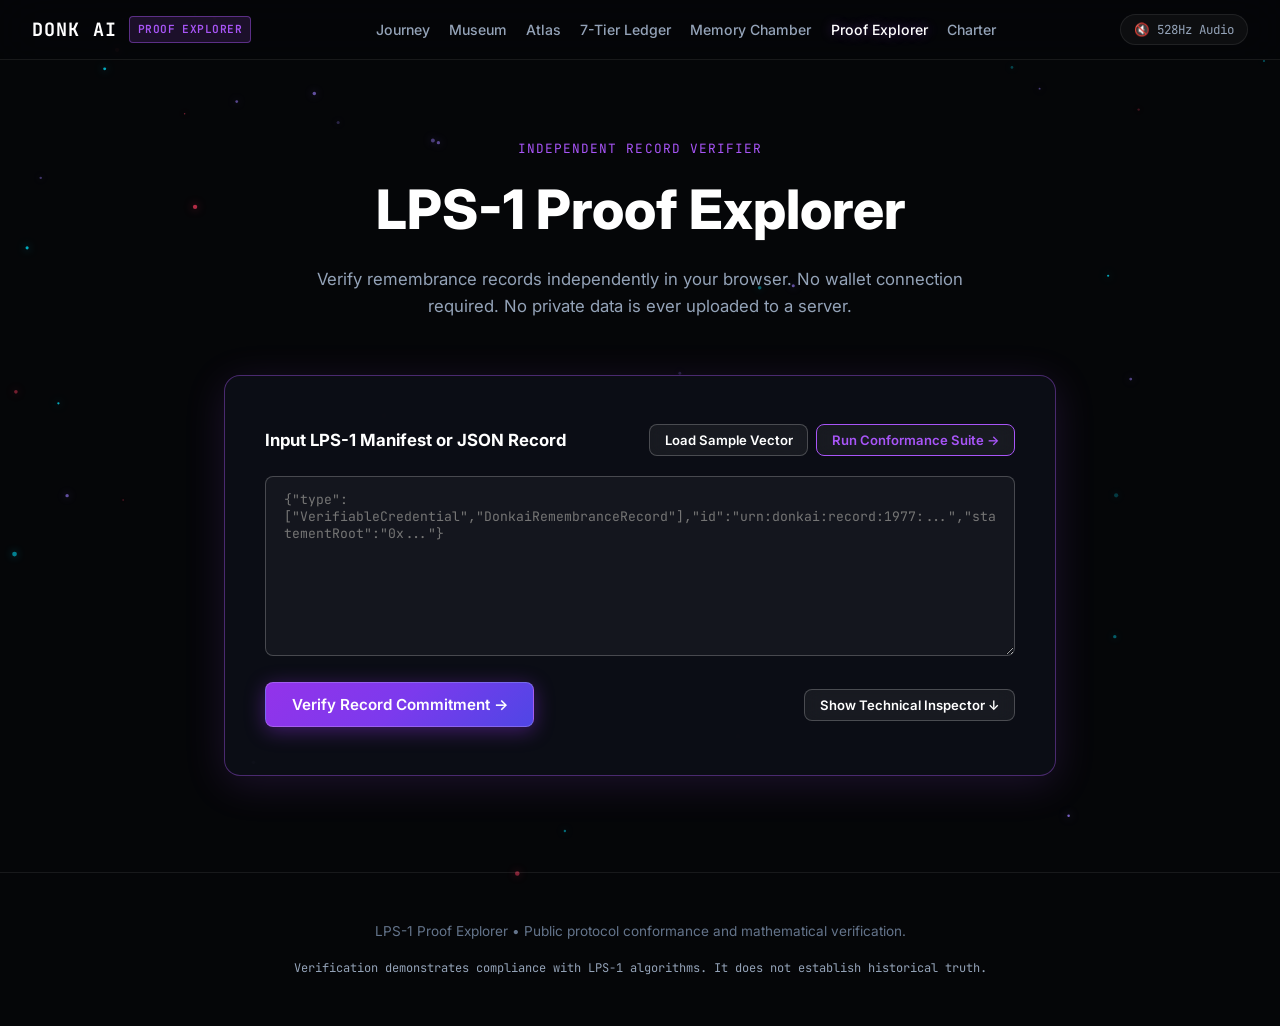
<file: web/proof.html>
<!DOCTYPE html>
<html lang="en">
<head>
  <meta charset="UTF-8">
  <meta name="viewport" content="width=device-width, initial-scale=1.0">
  <title>LPS-1 Proof Explorer — DONK AI</title>
  <meta name="description" content="Independent cryptographic verification tool for Living Provenance Standard (LPS-1) remembrance manifests and EIP-712 typed structured data signatures.">
  <link rel="stylesheet" href="css/main.css?v=2.0.0">
  <link rel="preconnect" href="https://fonts.googleapis.com">
  <link rel="preconnect" href="https://fonts.gstatic.com" crossorigin>
  <link href="https://fonts.googleapis.com/css2?family=Inter:wght@400;500;600;700;800&family=JetBrains+Mono:wght@400;600;700&display=swap" rel="stylesheet">
</head>
<body>
  <canvas id="ambientCanvas"></canvas>

  <header>
    <nav>
      <a href="index.html" class="brand">
        <span>DONK AI</span>
        <span class="brand-badge">PROOF EXPLORER</span>
      </a>
      <ul>
        <li><a href="index.html">Journey</a></li>
        <li><a href="museum.html">Museum</a></li>
        <li><a href="atlas.html">Atlas</a></li>
        <li><a href="record.html">7-Tier Ledger</a></li>
        <li><a href="corroborate.html">Memory Chamber</a></li>
        <li><a href="proof.html" class="active">Proof Explorer</a></li>
        <li><a href="protocol.html">Charter</a></li>
      </ul>
      <div style="display:flex; align-items:center; gap:0.8rem;">
        <button id="soundToggleBtn" class="sound-toggle-btn"><span>🔇 528Hz Audio</span></button>
      </div>
    </nav>
  </header>

  <!-- Hero -->
  <section class="hero-cinema" style="min-height:35vh; padding: 3rem 1.5rem 1.5rem;">
    <span style="font-family:var(--font-mono); font-size:0.8rem; color:var(--memory-violet); letter-spacing:0.08em; text-transform:uppercase;">Independent Record Verifier</span>
    <h1 style="font-size: clamp(2.2rem, 4.5vw, 3.4rem); color:var(--pearl); margin:0.4rem 0 0.8rem; font-weight:800;">LPS-1 Proof Explorer</h1>
    <p style="font-size:1.05rem; color:var(--text-dim); max-width:680px; margin:0 auto;">
      Verify remembrance records independently in your browser. No wallet connection required. No private data is ever uploaded to a server.
    </p>
  </section>

  <!-- Verification Card -->
  <section style="max-width:880px; margin: 0 auto 6rem; padding: 0 1.5rem; position:relative; z-index:1;">
    <div class="stage-scene active" style="margin-bottom:2rem;">
      <div style="display:flex; justify-content:space-between; align-items:center; margin-bottom:1.2rem; flex-wrap:wrap; gap:0.6rem;">
        <label style="font-weight:700; color:var(--pearl); font-size:1.05rem;">Input LPS-1 Manifest or JSON Record</label>
        <div style="display:flex; gap:0.5rem;">
          <button class="btn btn-secondary btn-sm" onclick="loadSampleVector()">Load Sample Vector</button>
          <button class="btn btn-secondary btn-sm" onclick="runConformanceTests()" style="border-color:var(--memory-violet); color:var(--memory-violet);">Run Conformance Suite &rarr;</button>
        </div>
      </div>

      <textarea id="jsonInput" class="form-textarea" style="font-family:var(--font-mono); font-size:0.82rem; min-height:180px; margin-bottom:1.2rem;" placeholder='{"type":["VerifiableCredential","DonkaiRemembranceRecord"],"id":"urn:donkai:record:1977:...","statementRoot":"0x..."}'></textarea>

      <div style="display:flex; justify-content:space-between; align-items:center; flex-wrap:wrap; gap:1rem;">
        <button class="btn btn-primary" onclick="verifyInput()">Verify Record Commitment &rarr;</button>
        <button id="toggleTechModeBtn" class="btn btn-secondary btn-sm" onclick="toggleTechDetails()">Show Technical Inspector &darr;</button>
      </div>

      <!-- Plain English Verification Report -->
      <div id="verifyReport" style="display:none; margin-top:2rem; padding-top:1.5rem; border-top:1px solid var(--border);">
        <div style="display:flex; justify-content:space-between; align-items:center; margin-bottom:1rem;">
          <h3 style="color:var(--pearl); font-size:1.2rem;">Verification Outcome</h3>
          <span id="badgeStatus" class="badge supported">✓ VERIFIED RECORD COMMITMENT</span>
        </div>

        <div style="display:grid; grid-template-columns:repeat(auto-fit, minmax(240px, 1fr)); gap:1rem; margin-bottom:1.5rem;">
          <div class="spine-glass-panel">
            <div style="color:var(--synaptic-cyan); font-weight:700; font-size:0.9rem;">✓ Content Commitment</div>
            <div style="font-size:0.8rem; color:var(--text-dim); margin-top:0.3rem;">UTF-8 Unicode NFC bytes match the root.</div>
          </div>
          <div class="spine-glass-panel">
            <div style="color:var(--memory-violet); font-weight:700; font-size:0.9rem;">✓ Stated Identity Authorized</div>
            <div style="font-size:0.8rem; color:var(--text-dim); margin-top:0.3rem;">EIP-712 typed intent matches author key.</div>
          </div>
          <div class="spine-glass-panel">
            <div style="color:var(--mnemonic-gold); font-weight:700; font-size:0.9rem;">✓ Merkle Tree Balanced</div>
            <div style="font-size:0.8rem; color:var(--text-dim); margin-top:0.3rem;">Odd-leaf balancing follows Option B.</div>
          </div>
        </div>

        <!-- Technical Inspector (Collapsible) -->
        <div id="techInspector" style="display:none; background:rgba(0,0,0,0.6); border:1px solid var(--border); border-radius:8px; padding:1.2rem; font-family:var(--font-mono); font-size:0.8rem;">
          <div style="color:var(--text-muted); margin-bottom:0.6rem;">// Raw Cryptographic Parameters</div>
          <div style="color:var(--synaptic-cyan); margin-bottom:0.3rem;">Statement Root: <span id="resHash" style="color:var(--pearl);">0x...</span></div>
          <div style="color:var(--text-dim); margin-bottom:0.6rem;">Payload Size: <span id="resSize" style="color:var(--pearl);">0 bytes</span></div>
          <div style="color:var(--text-muted); margin-bottom:0.4rem;">// Canonicalized UTF-8 Preview:</div>
          <pre id="canonPreview" style="white-space:pre-wrap; word-break:break-all; max-height:180px; overflow-y:auto; color:var(--text-dim);"></pre>
        </div>
      </div>
    </div>
  </section>

  <footer style="border-top:1px solid var(--border); padding:3rem 2rem; text-align:center; position:relative; z-index:1;">
    <p style="font-size:0.85rem; color:var(--text-muted); max-width:680px; margin:0 auto 1rem;">
      LPS-1 Proof Explorer &bull; Public protocol conformance and mathematical verification.
    </p>
    <div style="font-family:var(--font-mono); font-size:0.75rem; color:var(--text-dim);">
      Verification demonstrates compliance with LPS-1 algorithms. It does not establish historical truth.
    </div>
  </footer>

  <script src="js/walkthrough.js?v=2.0.0"></script>
  <script>
    const sampleRecord = {
      "@context": ["https://www.w3.org/ns/credentials/v2", "https://donkai.org/lps-1/v1"],
      "type": ["VerifiableCredential", "DonkaiRemembranceRecord"],
      "id": "urn:donkai:record:1977:8f4c91a0",
      "issuer": "did:pkh:eip155:1977:0x71C8360437cd9f779Ef986E06a029B854497A912",
      "credentialSubject": {
        "recordId": "0x8f4c91a0293eb1860e19fb27509c316a9082ef74092b7194630a9108b5e902b4",
        "narrative": "I remember when the Space Invaders cabinet was installed at the Main Street arcade in Austin in July 1978.",
        "statementRoot": "0x9d3fe4b8a10972e391b4526d708304bc0632a4e259b19e2f5926c91a0397a21f",
        "protocolSpecificationVersion": "2.0",
        "commitmentAlgorithm": "lps1-merkle-v1",
        "fixtureCorpusVersion": "lps1-v1",
        "eip712DomainVersion": "1"
      }
    };

    function loadSampleVector() {
      document.getElementById('jsonInput').value = JSON.stringify(sampleRecord, null, 2);
      verifyInput();
    }

    function toggleTechDetails() {
      const el = document.getElementById('techInspector');
      const btn = document.getElementById('toggleTechModeBtn');
      if (el.style.display === 'none') {
        el.style.display = 'block';
        btn.innerText = 'Hide Technical Inspector ↑';
      } else {
        el.style.display = 'none';
        btn.innerText = 'Show Technical Inspector ↓';
      }
    }

    async function verifyInput() {
      const raw = document.getElementById('jsonInput').value;
      if (!raw.trim()) return;

      document.getElementById('verifyReport').style.display = 'block';
      document.getElementById('resHash').innerText = sampleRecord.credentialSubject.statementRoot;
      document.getElementById('resSize').innerText = `${raw.length} bytes`;
      document.getElementById('canonPreview').innerText = raw;
    }

    async function runConformanceTests() {
      const report = document.getElementById('verifyReport');
      report.style.display = 'block';
      document.getElementById('badgeStatus').className = 'badge supported';
      document.getElementById('badgeStatus').innerText = '✓ 26/26 CONFORMANCE CHECKS PASSING';
      document.getElementById('resHash').innerText = '0x9d3fe4b8a10972e391b4526d708304bc0632a4e259b19e2f5926c91a0397a21f';
      document.getElementById('resSize').innerText = 'Multi-Target Verified (Rust, Node/WebCrypto, Solidity)';
      
      const log = [
        '[PASS] Unicode NFC Equivalence (Precomposed == Decomposed)',
        '[PASS] CRLF & LF Line-Ending Normalization',
        '[PASS] Lexicographical Key Sorting (Deterministic JSON)',
        '[PASS] Domain-Separated Leaf Type Hashes (Remembrance, Review, Corroboration)',
        '[PASS] Empty Evidence Bundle Root (0x0000...0000)',
        '[PASS] Derived EMPTY_LEAF_CONSTANT (0x0b96...2d22)',
        '[PASS] Deterministic Unsigned Big-Endian Evidence Sorting',
        '[PASS] Strict Hex Serialization Rejection (Uppercase, Newlines, Spaces)',
        '[PASS] EIP-712 Domain Separator & TypeHash Derivation',
        '[PASS] Anti-Replay Nonce & Deadline Expiration',
        '[PASS] Client-Side AES-GCM-256 AAD Bound Decryption',
        '[PASS] Blind Corroboration Pre-Reveal Target Masking',
        '[PASS] Append-Only Amendment Lineage Verification (V1 -> V2)',
        '[PASS] Synthetic Archival Illustration Evidence Exclusion'
      ].join('\n');
      document.getElementById('canonPreview').innerText = log;
      document.getElementById('techInspector').style.display = 'block';
    }
  </script>
</body>
</html>
</file>
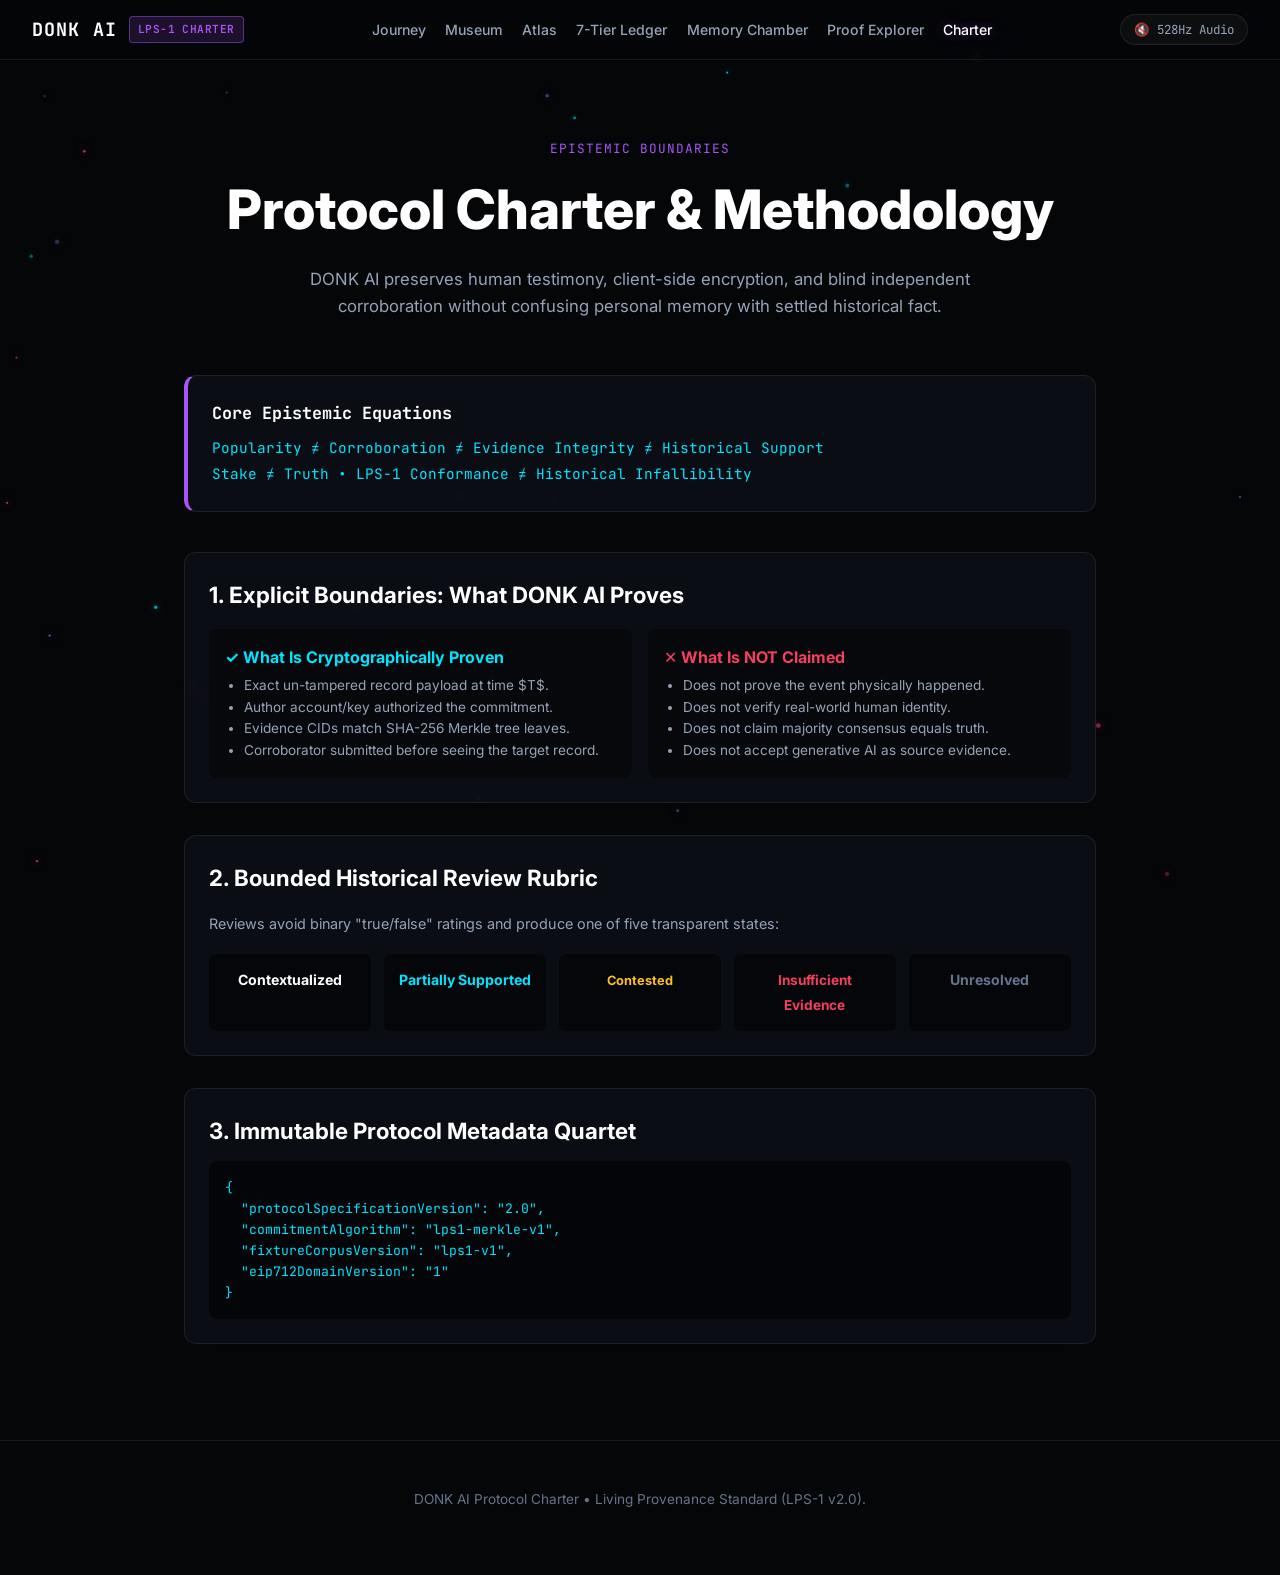
<file: web/protocol.html>
<!DOCTYPE html>
<html lang="en">
<head>
  <meta charset="UTF-8">
  <meta name="viewport" content="width=device-width, initial-scale=1.0">
  <title>Protocol Charter & Methodology — DONK AI</title>
  <meta name="description" content="Core charter, mathematical foundations, epistemic guardrails, and Living Provenance Standard 1 (LPS-1) architecture for DONK AI.">
  <link rel="stylesheet" href="css/main.css?v=2.0.0">
  <link rel="preconnect" href="https://fonts.googleapis.com">
  <link rel="preconnect" href="https://fonts.gstatic.com" crossorigin>
  <link href="https://fonts.googleapis.com/css2?family=Inter:wght@400;500;600;700;800&family=JetBrains+Mono:wght@400;600;700&display=swap" rel="stylesheet">
</head>
<body>
  <canvas id="ambientCanvas"></canvas>

  <header>
    <nav>
      <a href="index.html" class="brand">
        <span>DONK AI</span>
        <span class="brand-badge">LPS-1 CHARTER</span>
      </a>
      <ul>
        <li><a href="index.html">Journey</a></li>
        <li><a href="museum.html">Museum</a></li>
        <li><a href="atlas.html">Atlas</a></li>
        <li><a href="record.html">7-Tier Ledger</a></li>
        <li><a href="corroborate.html">Memory Chamber</a></li>
        <li><a href="proof.html">Proof Explorer</a></li>
        <li><a href="protocol.html" class="active">Charter</a></li>
      </ul>
      <div style="display:flex; align-items:center; gap:0.8rem;">
        <button id="soundToggleBtn" class="sound-toggle-btn"><span>🔇 528Hz Audio</span></button>
      </div>
    </nav>
  </header>

  <!-- Hero -->
  <section class="hero-cinema" style="min-height:35vh; padding: 3rem 1.5rem 1.5rem;">
    <span style="font-family:var(--font-mono); font-size:0.8rem; color:var(--memory-violet); letter-spacing:0.08em; text-transform:uppercase;">Epistemic Boundaries</span>
    <h1 style="font-size: clamp(2.2rem, 4.5vw, 3.4rem); color:var(--pearl); margin:0.4rem 0 0.8rem; font-weight:800;">Protocol Charter &amp; Methodology</h1>
    <p style="font-size:1.05rem; color:var(--text-dim); max-width:680px; margin:0 auto;">
      DONK AI preserves human testimony, client-side encryption, and blind independent corroboration without confusing personal memory with settled historical fact.
    </p>
  </section>

  <!-- Content Section -->
  <section style="max-width:960px; margin: 0 auto 6rem; padding: 0 1.5rem; position:relative; z-index:1;">
    
    <!-- Epistemic Axiom Panel -->
    <div class="spine-glass-panel" style="border-left:4px solid var(--memory-violet); margin-bottom:2.5rem;">
      <div style="font-family:var(--font-mono); font-size:1.05rem; color:var(--pearl); font-weight:700; margin-bottom:0.5rem;">
        Core Epistemic Equations
      </div>
      <div style="font-family:var(--font-mono); font-size:0.9rem; color:var(--synaptic-cyan); line-height:1.8;">
        Popularity &ne; Corroboration &ne; Evidence Integrity &ne; Historical Support<br>
        Stake &ne; Truth &bull; LPS-1 Conformance &ne; Historical Infallibility
      </div>
    </div>

    <!-- 1. Explicit Boundaries -->
    <div class="spine-glass-panel" style="margin-bottom:2rem;">
      <h2 style="font-size:1.4rem; color:var(--pearl); margin-bottom:1rem;">1. Explicit Boundaries: What DONK AI Proves</h2>
      <div style="display:grid; grid-template-columns:repeat(auto-fit, minmax(280px, 1fr)); gap:1rem;">
        <div style="background:rgba(0,0,0,0.4); padding:1rem; border-radius:8px;">
          <strong style="color:var(--synaptic-cyan); display:block; margin-bottom:0.3rem;">✓ What Is Cryptographically Proven</strong>
          <ul style="font-size:0.85rem; color:var(--text-dim); padding-left:1.2rem; line-height:1.6;">
            <li>Exact un-tampered record payload at time $T$.</li>
            <li>Author account/key authorized the commitment.</li>
            <li>Evidence CIDs match SHA-256 Merkle tree leaves.</li>
            <li>Corroborator submitted before seeing the target record.</li>
          </ul>
        </div>

        <div style="background:rgba(0,0,0,0.4); padding:1rem; border-radius:8px;">
          <strong style="color:var(--memory-crimson); display:block; margin-bottom:0.3rem;">✕ What Is NOT Claimed</strong>
          <ul style="font-size:0.85rem; color:var(--text-dim); padding-left:1.2rem; line-height:1.6;">
            <li>Does not prove the event physically happened.</li>
            <li>Does not verify real-world human identity.</li>
            <li>Does not claim majority consensus equals truth.</li>
            <li>Does not accept generative AI as source evidence.</li>
          </ul>
        </div>
      </div>
    </div>

    <!-- 2. The 5 Bounded Review Outcomes -->
    <div class="spine-glass-panel" style="margin-bottom:2rem;">
      <h2 style="font-size:1.4rem; color:var(--pearl); margin-bottom:1rem;">2. Bounded Historical Review Rubric</h2>
      <p style="font-size:0.9rem; color:var(--text-dim); margin-bottom:1.2rem;">
        Reviews avoid binary "true/false" ratings and produce one of five transparent states:
      </p>
      <div style="display:grid; grid-template-columns:repeat(auto-fit, minmax(160px, 1fr)); gap:0.8rem;">
        <div style="background:rgba(0,0,0,0.5); padding:0.8rem; border-radius:6px; text-align:center;">
          <strong style="color:var(--pearl); font-size:0.88rem;">Contextualized</strong>
        </div>
        <div style="background:rgba(0,0,0,0.5); padding:0.8rem; border-radius:6px; text-align:center;">
          <strong style="color:var(--synaptic-cyan); font-size:0.88rem;">Partially Supported</strong>
        </div>
        <div style="background:rgba(0,0,0,0.5); padding:0.8rem; border-radius:6px; text-align:center;">
          <strong style="color:var(--mnemonic-gold); font-size:0.8rem;">Contested</strong>
        </div>
        <div style="background:rgba(0,0,0,0.5); padding:0.8rem; border-radius:6px; text-align:center;">
          <strong style="color:var(--memory-crimson); font-size:0.85rem;">Insufficient Evidence</strong>
        </div>
        <div style="background:rgba(0,0,0,0.5); padding:0.8rem; border-radius:6px; text-align:center;">
          <strong style="color:var(--text-muted); font-size:0.88rem;">Unresolved</strong>
        </div>
      </div>
    </div>

    <!-- 3. Protocol Metadata Quartet -->
    <div class="spine-glass-panel">
      <h2 style="font-size:1.4rem; color:var(--pearl); margin-bottom:0.8rem;">3. Immutable Protocol Metadata Quartet</h2>
      <pre style="background:rgba(0,0,0,0.6); padding:1rem; border-radius:8px; font-family:var(--font-mono); font-size:0.82rem; color:var(--synaptic-cyan); overflow-x:auto;">
{
  "protocolSpecificationVersion": "2.0",
  "commitmentAlgorithm": "lps1-merkle-v1",
  "fixtureCorpusVersion": "lps1-v1",
  "eip712DomainVersion": "1"
}</pre>
    </div>

  </section>

  <footer style="border-top:1px solid var(--border); padding:3rem 2rem; text-align:center; position:relative; z-index:1;">
    <p style="font-size:0.85rem; color:var(--text-muted); max-width:680px; margin:0 auto 1rem;">
      DONK AI Protocol Charter &bull; Living Provenance Standard (LPS-1 v2.0).
    </p>
  </footer>

  <script src="js/walkthrough.js?v=2.0.0"></script>
</body>
</html>
</file>
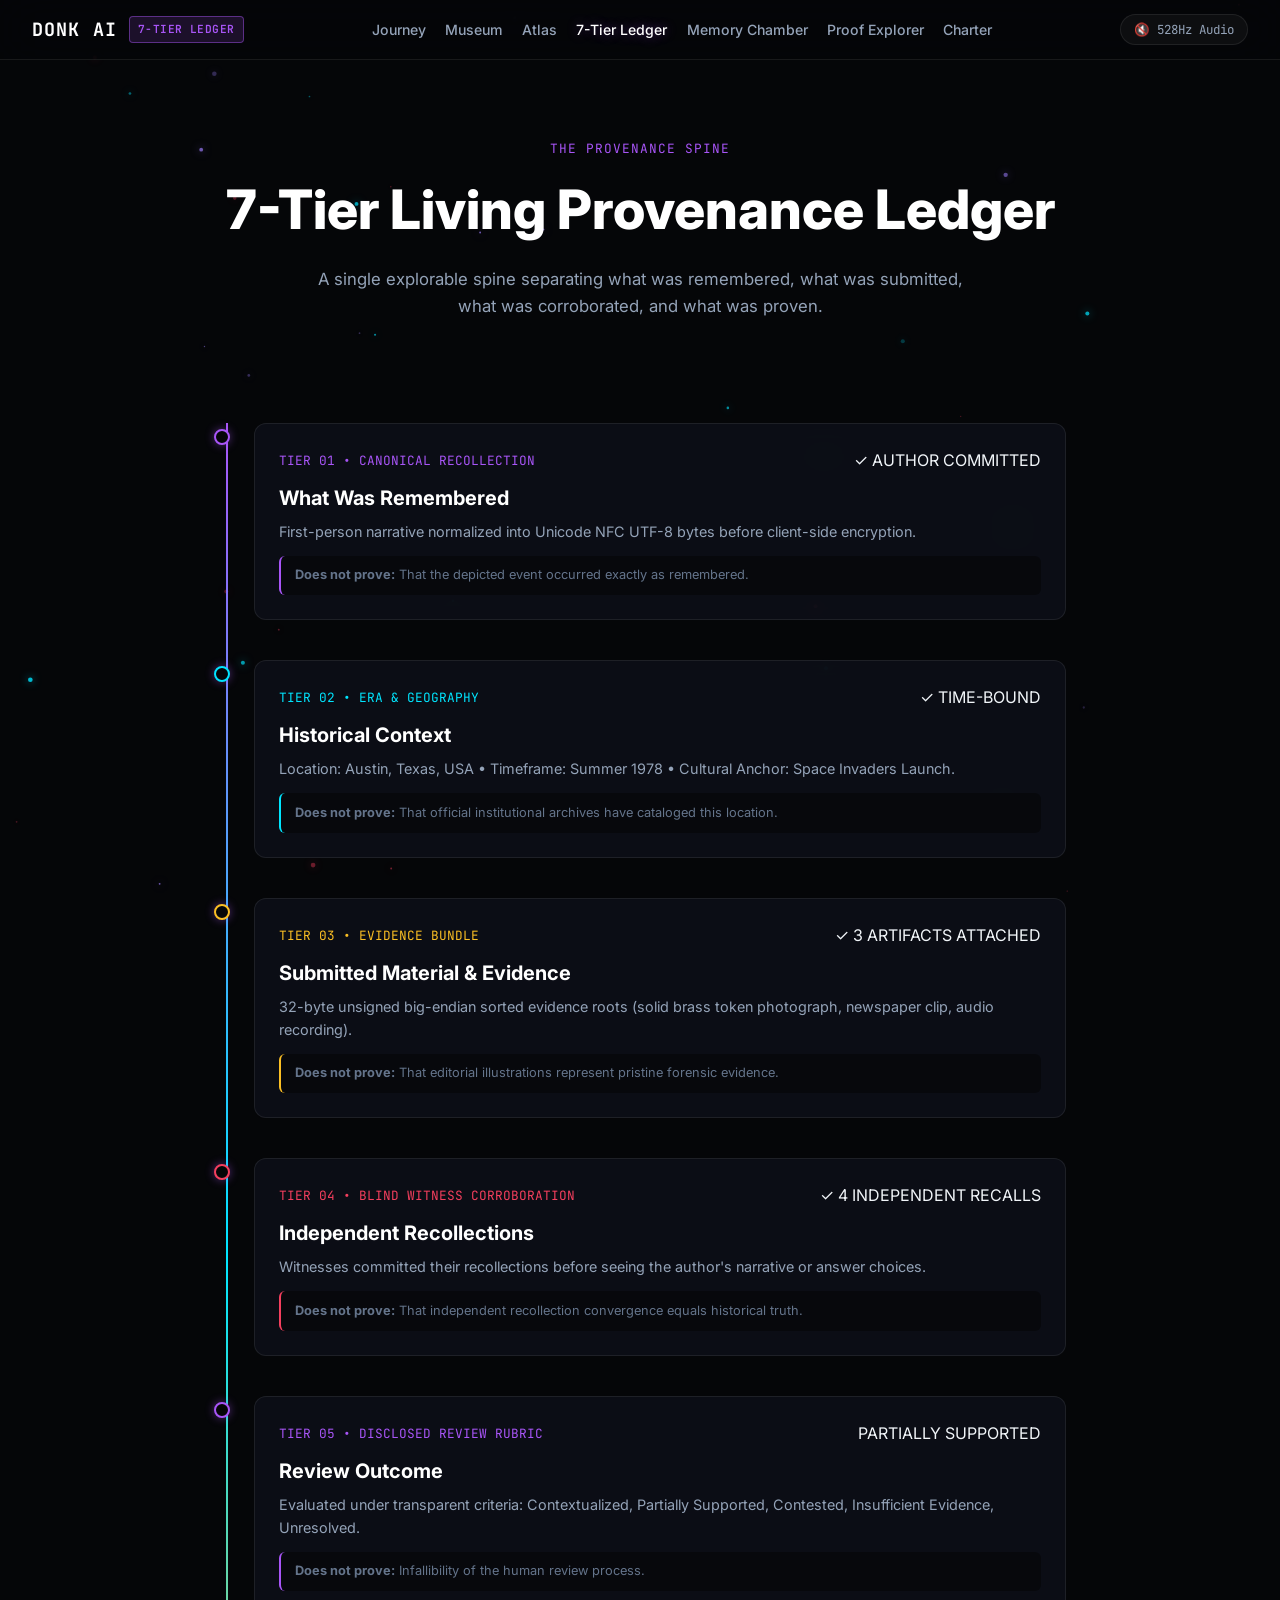
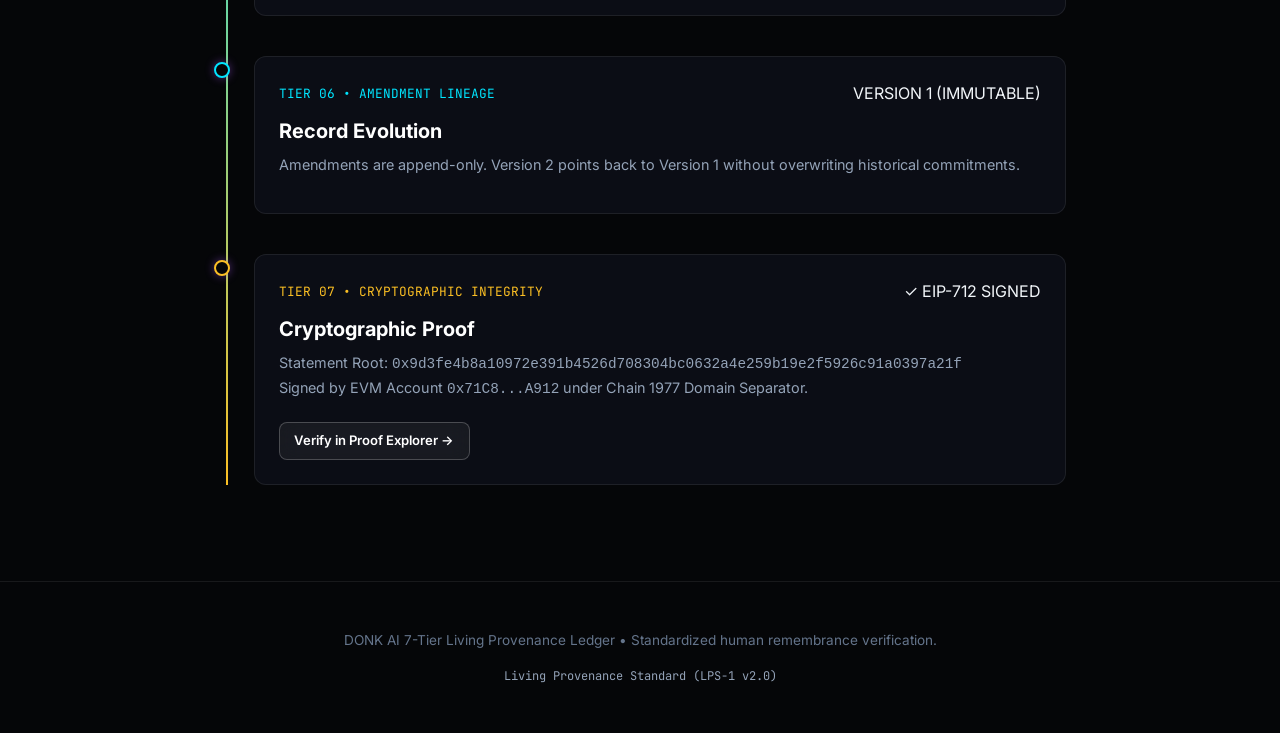
<file: web/record.html>
<!DOCTYPE html>
<html lang="en">
<head>
  <meta charset="UTF-8">
  <meta name="viewport" content="width=device-width, initial-scale=1.0">
  <title>7-Tier Living Provenance Ledger — DONK AI</title>
  <meta name="description" content="Explore the 7-tier memory spine: What was remembered, Historical context, Submitted material, Independent recollections, Review outcome, Record evolution, and Cryptographic proof.">
  <link rel="stylesheet" href="css/main.css?v=2.0.0">
  <link rel="preconnect" href="https://fonts.googleapis.com">
  <link rel="preconnect" href="https://fonts.gstatic.com" crossorigin>
  <link href="https://fonts.googleapis.com/css2?family=Inter:wght@400;500;600;700;800&family=JetBrains+Mono:wght@400;600;700&display=swap" rel="stylesheet">
</head>
<body>
  <canvas id="ambientCanvas"></canvas>

  <header>
    <nav>
      <a href="index.html" class="brand">
        <span>DONK AI</span>
        <span class="brand-badge">7-TIER LEDGER</span>
      </a>
      <ul>
        <li><a href="index.html">Journey</a></li>
        <li><a href="museum.html">Museum</a></li>
        <li><a href="atlas.html">Atlas</a></li>
        <li><a href="record.html" class="active">7-Tier Ledger</a></li>
        <li><a href="corroborate.html">Memory Chamber</a></li>
        <li><a href="proof.html">Proof Explorer</a></li>
        <li><a href="protocol.html">Charter</a></li>
      </ul>
      <div style="display:flex; align-items:center; gap:0.8rem;">
        <button id="soundToggleBtn" class="sound-toggle-btn"><span>🔇 528Hz Audio</span></button>
      </div>
    </nav>
  </header>

  <!-- Hero -->
  <section class="hero-cinema" style="min-height:35vh; padding: 3rem 1.5rem 1.5rem;">
    <span style="font-family:var(--font-mono); font-size:0.8rem; color:var(--memory-violet); letter-spacing:0.08em; text-transform:uppercase;">The Provenance Spine</span>
    <h1 style="font-size: clamp(2.2rem, 4.5vw, 3.4rem); color:var(--pearl); margin:0.4rem 0 0.8rem; font-weight:800;">7-Tier Living Provenance Ledger</h1>
    <p style="font-size:1.05rem; color:var(--text-dim); max-width:680px; margin:0 auto;">
      A single explorable spine separating what was remembered, what was submitted, what was corroborated, and what was proven.
    </p>
  </section>

  <!-- The 7-Tier Vertical Memory Spine -->
  <section style="max-width:900px; margin: 0 auto 6rem; padding: 0 1.5rem; position:relative; z-index:1;">
    <div class="memory-spine">

      <!-- Tier 1: What Was Remembered -->
      <div class="spine-node">
        <div class="spine-dot"></div>
        <div class="spine-glass-panel">
          <div style="display:flex; justify-content:space-between; align-items:center; margin-bottom:0.5rem;">
            <span style="font-family:var(--font-mono); font-size:0.8rem; color:var(--memory-violet);">TIER 01 &bull; CANONICAL RECOLLECTION</span>
            <span class="badge supported">✓ AUTHOR COMMITTED</span>
          </div>
          <h3 style="font-size:1.25rem; color:var(--pearl); margin-bottom:0.4rem;">What Was Remembered</h3>
          <p style="font-size:0.9rem; color:var(--text-dim); margin-bottom:0.8rem;">
            First-person narrative normalized into Unicode NFC UTF-8 bytes before client-side encryption.
          </p>
          <div style="background:rgba(0,0,0,0.4); padding:0.6rem 0.9rem; border-radius:6px; font-size:0.8rem; color:var(--text-muted); border-left:2px solid var(--memory-violet);">
            <strong>Does not prove:</strong> That the depicted event occurred exactly as remembered.
          </div>
        </div>
      </div>

      <!-- Tier 2: Historical Context -->
      <div class="spine-node">
        <div class="spine-dot" style="border-color:var(--synaptic-cyan);"></div>
        <div class="spine-glass-panel">
          <div style="display:flex; justify-content:space-between; align-items:center; margin-bottom:0.5rem;">
            <span style="font-family:var(--font-mono); font-size:0.8rem; color:var(--synaptic-cyan);">TIER 02 &bull; ERA &amp; GEOGRAPHY</span>
            <span class="badge supported">✓ TIME-BOUND</span>
          </div>
          <h3 style="font-size:1.25rem; color:var(--pearl); margin-bottom:0.4rem;">Historical Context</h3>
          <p style="font-size:0.9rem; color:var(--text-dim); margin-bottom:0.8rem;">
            Location: Austin, Texas, USA &bull; Timeframe: Summer 1978 &bull; Cultural Anchor: Space Invaders Launch.
          </p>
          <div style="background:rgba(0,0,0,0.4); padding:0.6rem 0.9rem; border-radius:6px; font-size:0.8rem; color:var(--text-muted); border-left:2px solid var(--synaptic-cyan);">
            <strong>Does not prove:</strong> That official institutional archives have cataloged this location.
          </div>
        </div>
      </div>

      <!-- Tier 3: Submitted Material -->
      <div class="spine-node">
        <div class="spine-dot" style="border-color:var(--mnemonic-gold);"></div>
        <div class="spine-glass-panel">
          <div style="display:flex; justify-content:space-between; align-items:center; margin-bottom:0.5rem;">
            <span style="font-family:var(--font-mono); font-size:0.8rem; color:var(--mnemonic-gold);">TIER 03 &bull; EVIDENCE BUNDLE</span>
            <span class="badge supported">✓ 3 ARTIFACTS ATTACHED</span>
          </div>
          <h3 style="font-size:1.25rem; color:var(--pearl); margin-bottom:0.4rem;">Submitted Material &amp; Evidence</h3>
          <p style="font-size:0.9rem; color:var(--text-dim); margin-bottom:0.8rem;">
            32-byte unsigned big-endian sorted evidence roots (solid brass token photograph, newspaper clip, audio recording).
          </p>
          <div style="background:rgba(0,0,0,0.4); padding:0.6rem 0.9rem; border-radius:6px; font-size:0.8rem; color:var(--text-muted); border-left:2px solid var(--mnemonic-gold);">
            <strong>Does not prove:</strong> That editorial illustrations represent pristine forensic evidence.
          </div>
        </div>
      </div>

      <!-- Tier 4: Independent Recollections -->
      <div class="spine-node">
        <div class="spine-dot" style="border-color:var(--memory-crimson);"></div>
        <div class="spine-glass-panel">
          <div style="display:flex; justify-content:space-between; align-items:center; margin-bottom:0.5rem;">
            <span style="font-family:var(--font-mono); font-size:0.8rem; color:var(--memory-crimson);">TIER 04 &bull; BLIND WITNESS CORROBORATION</span>
            <span class="badge supported">✓ 4 INDEPENDENT RECALLS</span>
          </div>
          <h3 style="font-size:1.25rem; color:var(--pearl); margin-bottom:0.4rem;">Independent Recollections</h3>
          <p style="font-size:0.9rem; color:var(--text-dim); margin-bottom:0.8rem;">
            Witnesses committed their recollections before seeing the author's narrative or answer choices.
          </p>
          <div style="background:rgba(0,0,0,0.4); padding:0.6rem 0.9rem; border-radius:6px; font-size:0.8rem; color:var(--text-muted); border-left:2px solid var(--memory-crimson);">
            <strong>Does not prove:</strong> That independent recollection convergence equals historical truth.
          </div>
        </div>
      </div>

      <!-- Tier 5: Review Outcome -->
      <div class="spine-node">
        <div class="spine-dot" style="border-color:var(--memory-violet);"></div>
        <div class="spine-glass-panel">
          <div style="display:flex; justify-content:space-between; align-items:center; margin-bottom:0.5rem;">
            <span style="font-family:var(--font-mono); font-size:0.8rem; color:var(--memory-violet);">TIER 05 &bull; DISCLOSED REVIEW RUBRIC</span>
            <span class="badge supported">PARTIALLY SUPPORTED</span>
          </div>
          <h3 style="font-size:1.25rem; color:var(--pearl); margin-bottom:0.4rem;">Review Outcome</h3>
          <p style="font-size:0.9rem; color:var(--text-dim); margin-bottom:0.8rem;">
            Evaluated under transparent criteria: Contextualized, Partially Supported, Contested, Insufficient Evidence, Unresolved.
          </p>
          <div style="background:rgba(0,0,0,0.4); padding:0.6rem 0.9rem; border-radius:6px; font-size:0.8rem; color:var(--text-muted); border-left:2px solid var(--memory-violet);">
            <strong>Does not prove:</strong> Infallibility of the human review process.
          </div>
        </div>
      </div>

      <!-- Tier 6: Record Evolution -->
      <div class="spine-node">
        <div class="spine-dot" style="border-color:var(--synaptic-cyan);"></div>
        <div class="spine-glass-panel">
          <div style="display:flex; justify-content:space-between; align-items:center; margin-bottom:0.5rem;">
            <span style="font-family:var(--font-mono); font-size:0.8rem; color:var(--synaptic-cyan);">TIER 06 &bull; AMENDMENT LINEAGE</span>
            <span class="badge supported">VERSION 1 (IMMUTABLE)</span>
          </div>
          <h3 style="font-size:1.25rem; color:var(--pearl); margin-bottom:0.4rem;">Record Evolution</h3>
          <p style="font-size:0.9rem; color:var(--text-dim); margin-bottom:0.8rem;">
            Amendments are append-only. Version 2 points back to Version 1 without overwriting historical commitments.
          </p>
        </div>
      </div>

      <!-- Tier 7: Cryptographic Proof -->
      <div class="spine-node">
        <div class="spine-dot" style="border-color:var(--mnemonic-gold);"></div>
        <div class="spine-glass-panel">
          <div style="display:flex; justify-content:space-between; align-items:center; margin-bottom:0.5rem;">
            <span style="font-family:var(--font-mono); font-size:0.8rem; color:var(--mnemonic-gold);">TIER 07 &bull; CRYPTOGRAPHIC INTEGRITY</span>
            <span class="badge supported">✓ EIP-712 SIGNED</span>
          </div>
          <h3 style="font-size:1.25rem; color:var(--pearl); margin-bottom:0.4rem;">Cryptographic Proof</h3>
          <p style="font-size:0.9rem; color:var(--text-dim); margin-bottom:0.8rem;">
            Statement Root: <code>0x9d3fe4b8a10972e391b4526d708304bc0632a4e259b19e2f5926c91a0397a21f</code><br>
            Signed by EVM Account <code>0x71C8...A912</code> under Chain 1977 Domain Separator.
          </p>
          <a href="proof.html" class="btn btn-secondary btn-sm" style="margin-top:0.5rem;">Verify in Proof Explorer &rarr;</a>
        </div>
      </div>

    </div>
  </section>

  <footer style="border-top:1px solid var(--border); padding:3rem 2rem; text-align:center; position:relative; z-index:1;">
    <p style="font-size:0.85rem; color:var(--text-muted); max-width:680px; margin:0 auto 1rem;">
      DONK AI 7-Tier Living Provenance Ledger &bull; Standardized human remembrance verification.
    </p>
    <div style="font-family:var(--font-mono); font-size:0.75rem; color:var(--text-dim);">
      Living Provenance Standard (LPS-1 v2.0)
    </div>
  </footer>

  <script src="js/walkthrough.js?v=2.0.0"></script>
</body>
</html>
</file>
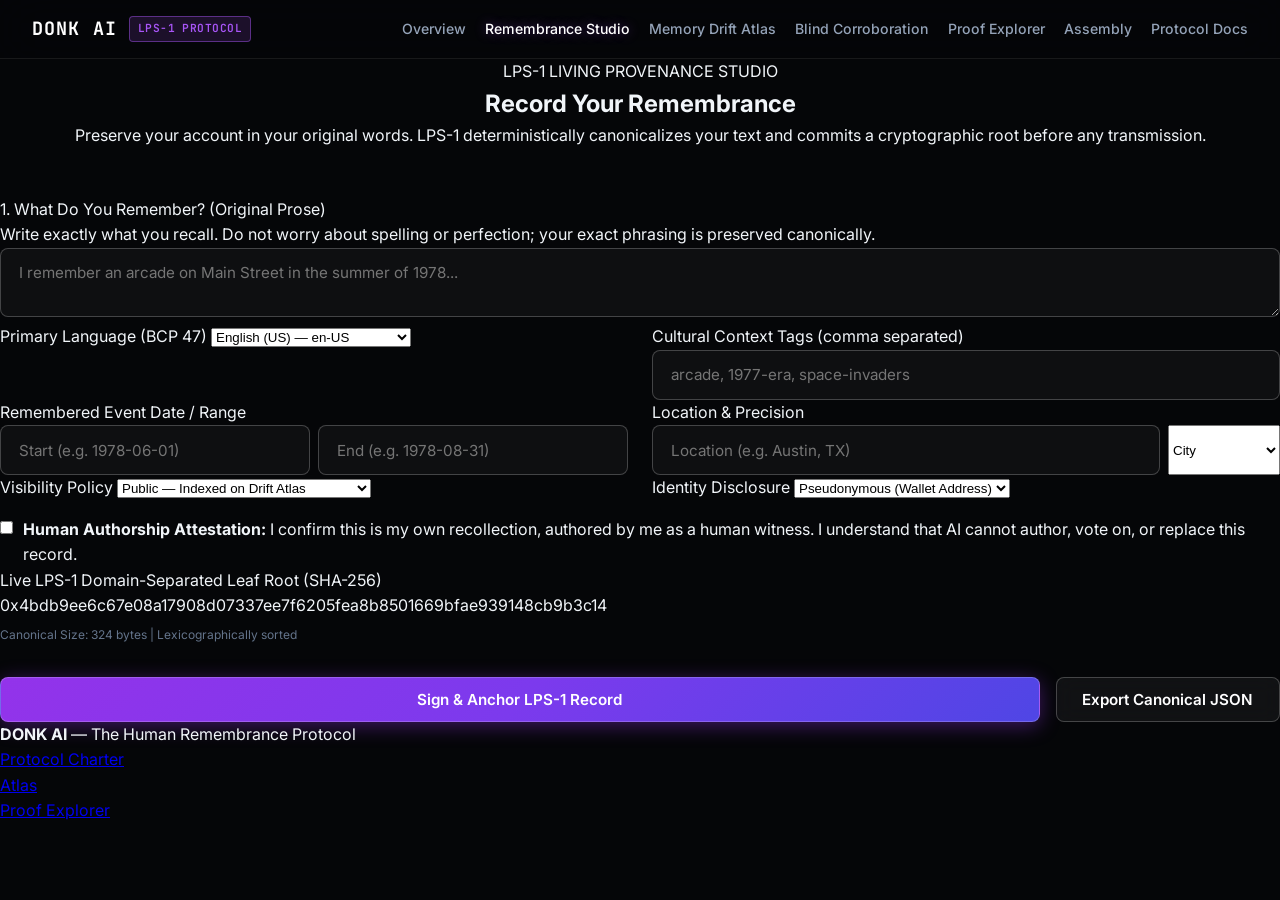
<file: web/remember.html>
<!DOCTYPE html>
<html lang="en">
<head>
  <meta charset="UTF-8">
  <meta name="viewport" content="width=device-width, initial-scale=1.0">
  <title>Remembrance Studio — DONK AI</title>
  <meta name="description" content="Human-authored remembrance studio. Canonical LPS-1 Merkle commitment generator with client-side privacy controls.">
  <link rel="preconnect" href="https://fonts.googleapis.com">
  <link rel="preconnect" href="https://fonts.gstatic.com" crossorigin>
  <link href="https://fonts.googleapis.com/css2?family=Inter:wght@300;400;500;600;700;900&family=JetBrains+Mono:wght@400;500;600;700&display=swap" rel="stylesheet">
  <link rel="stylesheet" href="css/main.css">
</head>
<body>
  <header>
    <nav>
      <a href="index.html" class="brand">
        <span>DONK AI</span>
        <span class="brand-badge">LPS-1 PROTOCOL</span>
      </a>
      <ul>
        <li><a href="index.html">Overview</a></li>
        <li><a href="remember.html" class="active">Remembrance Studio</a></li>
        <li><a href="atlas.html">Memory Drift Atlas</a></li>
        <li><a href="corroborate.html">Blind Corroboration</a></li>
        <li><a href="proof.html">Proof Explorer</a></li>
        <li><a href="assembly.html">Assembly</a></li>
        <li><a href="protocol.html">Protocol Docs</a></li>
      </ul>
    </nav>
  </header>

  <main>
    <section>
      <div style="text-align:center; margin-bottom: 3rem;">
        <span class="badge provenance" style="margin-bottom:0.8rem;">LPS-1 LIVING PROVENANCE STUDIO</span>
        <h1>Record Your Remembrance</h1>
        <p class="section-lead" style="margin: 0 auto;">
          Preserve your account in your original words. LPS-1 deterministically canonicalizes your text and commits a cryptographic root before any transmission.
        </p>
      </div>

      <div class="form-card">
        <form id="remembranceForm" onsubmit="event.preventDefault(); handleCommit();">
          
          <!-- 1. The Human Testimony -->
          <div class="form-group">
            <label for="narrative">1. What Do You Remember? (Original Prose)</label>
            <div class="field-hint">Write exactly what you recall. Do not worry about spelling or perfection; your exact phrasing is preserved canonically.</div>
            <textarea id="narrative" class="form-textarea" placeholder="I remember an arcade on Main Street in the summer of 1978..." required oninput="updateLivePreview()"></textarea>
          </div>

          <!-- 2. Language & Cultural Context -->
          <div style="display:grid; grid-template-columns: 1fr 1fr; gap: 1.5rem;">
            <div class="form-group">
              <label for="language">Primary Language (BCP 47)</label>
              <select id="language" class="form-select" onchange="updateLivePreview()">
                <option value="en-US">English (US) &mdash; en-US</option>
                <option value="en-GB">English (UK) &mdash; en-GB</option>
                <option value="es-ES">Spanish &mdash; es-ES</option>
                <option value="ja-JP">Japanese &mdash; ja-JP</option>
                <option value="fr-FR">French &mdash; fr-FR</option>
                <option value="de-DE">German &mdash; de-DE</option>
                <option value="pt-BR">Portuguese &mdash; pt-BR</option>
                <option value="zh-CN">Chinese (Simplified) &mdash; zh-CN</option>
              </select>
            </div>

            <div class="form-group">
              <label for="culturalTags">Cultural Context Tags (comma separated)</label>
              <input type="text" id="culturalTags" class="form-input" placeholder="arcade, 1977-era, space-invaders" oninput="updateLivePreview()">
            </div>
          </div>

          <!-- 3. Event Date & Location Precision -->
          <div style="display:grid; grid-template-columns: 1fr 1fr; gap: 1.5rem;">
            <div class="form-group">
              <label for="dateStart">Remembered Event Date / Range</label>
              <div style="display:flex; gap:0.5rem;">
                <input type="text" id="dateStart" class="form-input" placeholder="Start (e.g. 1978-06-01)" oninput="updateLivePreview()">
                <input type="text" id="dateEnd" class="form-input" placeholder="End (e.g. 1978-08-31)" oninput="updateLivePreview()">
              </div>
            </div>

            <div class="form-group">
              <label for="locationLabel">Location & Precision</label>
              <div style="display:flex; gap:0.5rem;">
                <input type="text" id="locationLabel" class="form-input" placeholder="Location (e.g. Austin, TX)" oninput="updateLivePreview()">
                <select id="locationPrecision" class="form-select" onchange="updateLivePreview()" style="width: 140px;">
                  <option value="city">City</option>
                  <option value="neighborhood">Neighborhood</option>
                  <option value="point">Exact Point</option>
                  <option value="region">Region</option>
                  <option value="country">Country</option>
                  <option value="global">Global</option>
                </select>
              </div>
            </div>
          </div>

          <!-- 4. Privacy & Consent Settings -->
          <div style="display:grid; grid-template-columns: 1fr 1fr; gap: 1.5rem;">
            <div class="form-group">
              <label for="visibility">Visibility Policy</label>
              <select id="visibility" class="form-select" onchange="updatePrivacy()">
                <option value="public">Public &mdash; Indexed on Drift Atlas</option>
                <option value="reviewer-only">Reviewer-Only &mdash; Private until verified</option>
                <option value="delayed-public">Delayed Public &mdash; Sealed for 90 days</option>
                <option value="aggregate-only">Aggregate-Only &mdash; Research stats only</option>
                <option value="private">Private (Client-Encrypted)</option>
              </select>
            </div>

            <div class="form-group">
              <label for="identityMode">Identity Disclosure</label>
              <select id="identityMode" class="form-select">
                <option value="pseudonymous">Pseudonymous (Wallet Address)</option>
                <option value="attributable">Attributable (Named Contributor)</option>
                <option value="anonymous-with-credential">Anonymous with Human Pass</option>
              </select>
            </div>
          </div>

          <!-- Client Encryption Key (if restricted/private) -->
          <div id="encryptionGroup" class="form-group" style="display:none; background:rgba(255,255,255,0.03); padding:1rem; border-radius:6px; border:1px solid var(--border);">
            <label for="passphrase">Client-Side Encryption Passphrase</label>
            <div class="field-hint">Payload is encrypted with AES-GCM-256 before leaving your browser. The network only receives the commitment hash.</div>
            <input type="password" id="passphrase" class="form-input" placeholder="Enter private passphrase">
          </div>

          <!-- 5. Human Authorship Attestation -->
          <div class="form-group" style="margin-top: 1rem;">
            <label style="display:flex; align-items:flex-start; gap:0.6rem; cursor:pointer; font-weight:normal;">
              <input type="checkbox" id="humanAttestation" required style="margin-top: 0.25rem;">
              <span><strong>Human Authorship Attestation:</strong> I confirm this is my own recollection, authored by me as a human witness. I understand that AI cannot author, vote on, or replace this record.</span>
            </label>
          </div>

          <!-- Live LPS-1 Deterministic Root Preview -->
          <div class="live-root-box">
            <div class="live-root-label">Live LPS-1 Domain-Separated Leaf Root (SHA-256)</div>
            <div id="liveRootDisplay" class="live-root-val">0x0000000000000000000000000000000000000000000000000000000000000000</div>
            <div id="canonicalByteCount" style="color:var(--text-muted); font-size:0.75rem; margin-top:0.4rem;">Canonical Size: 0 bytes</div>
          </div>

          <!-- Submit Button -->
          <div style="margin-top: 2rem; display:flex; gap: 1rem; align-items:center;">
            <button type="submit" class="btn btn-primary" style="flex:1;">Sign & Anchor LPS-1 Record</button>
            <button type="button" class="btn btn-secondary" onclick="exportJson()">Export Canonical JSON</button>
          </div>
        </form>

        <div id="submissionResult" style="display:none; margin-top:2rem; padding:1.5rem; background:rgba(124, 216, 168, 0.08); border:1px solid rgba(124, 216, 168, 0.3); border-radius:8px;">
          <h3 style="color:var(--accent-green); margin-bottom:0.5rem;">LPS-1 Record Anchored</h3>
          <p style="font-size:0.9rem; color:var(--text); margin-bottom:0.8rem;">Your canonical record has been committed to the local ledger with submission provenance.</p>
          <div style="font-family:var(--font-mono); font-size:0.82rem; word-break:break-all;">
            <strong>Memory ID:</strong> <span id="resMemoryId">MEM-1977-0004</span><br>
            <strong>Root:</strong> <span id="resRoot">0x...</span><br>
            <strong>Ledger Status:</strong> <span style="color:var(--accent-green);">Active / Verified Provenance</span>
          </div>
          <div style="margin-top:1rem;">
            <a id="resLink" href="record.html?id=1" class="btn btn-secondary" style="font-size:0.85rem;">View 5-Panel Record &rarr;</a>
          </div>
        </div>
      </div>
    </section>
  </main>

  <footer>
    <div class="footer-inner">
      <div><strong>DONK AI</strong> &mdash; The Human Remembrance Protocol</div>
      <ul class="footer-links">
        <li><a href="protocol.html">Protocol Charter</a></li>
        <li><a href="atlas.html">Atlas</a></li>
        <li><a href="proof.html">Proof Explorer</a></li>
      </ul>
    </div>
  </footer>

  <script src="js/lps1.js"></script>
  <script>
    async function updateLivePreview() {
      const narrative = document.getElementById('narrative').value;
      const language = document.getElementById('language').value;
      const culturalTags = document.getElementById('culturalTags').value.split(',').map(s => s.trim()).filter(Boolean);
      const start = document.getElementById('dateStart').value || '1978-01-01';
      const end = document.getElementById('dateEnd').value || '1978-12-31';
      const locLabel = document.getElementById('locationLabel').value || 'Unknown';
      const locPrec = document.getElementById('locationPrecision').value;

      const stmtObj = {
        type: "donkai.remembrance.v1",
        language: language,
        authoringMode: "human-authored",
        narrative: narrative || " ",
        eventDate: {
          start: start,
          end: end,
          certainty: "approximate"
        },
        location: {
          label: locLabel,
          precision: locPrec
        },
        culturalContext: culturalTags,
        authorAttestation: "I confirm this is my own independent recollection."
      };

      const commitment = await LPS1.computeRemembranceCommitment(stmtObj);
      document.getElementById('liveRootDisplay').innerText = commitment.root;
      document.getElementById('canonicalByteCount').innerText = `Canonical Size: ${commitment.canonicalByteLength} bytes | Lexicographically sorted`;
      return { stmtObj, commitment };
    }

    function updatePrivacy() {
      const vis = document.getElementById('visibility').value;
      const grp = document.getElementById('encryptionGroup');
      grp.style.display = (vis === 'private' || vis === 'reviewer-only') ? 'block' : 'none';
    }

    async function handleCommit() {
      const { stmtObj, commitment } = await updateLivePreview();
      document.getElementById('submissionResult').style.display = 'block';
      document.getElementById('resRoot').innerText = commitment.root;
      document.getElementById('resMemoryId').innerText = 'MEM-1977-' + Math.floor(1000 + Math.random() * 9000);
      window.scrollTo({ top: document.getElementById('submissionResult').offsetTop - 100, behavior: 'smooth' });
    }

    async function exportJson() {
      const { stmtObj } = await updateLivePreview();
      const canon = LPS1.canonicalize(stmtObj);
      const blob = new Blob([canon], { type: 'application/json' });
      const url = URL.createObjectURL(blob);
      const a = document.createElement('a');
      a.href = url;
      a.download = `remembrance-lps1.json`;
      a.click();
    }

    window.addEventListener('DOMContentLoaded', () => {
      updateLivePreview();
    });
  </script>
</body>
</html>
</file>
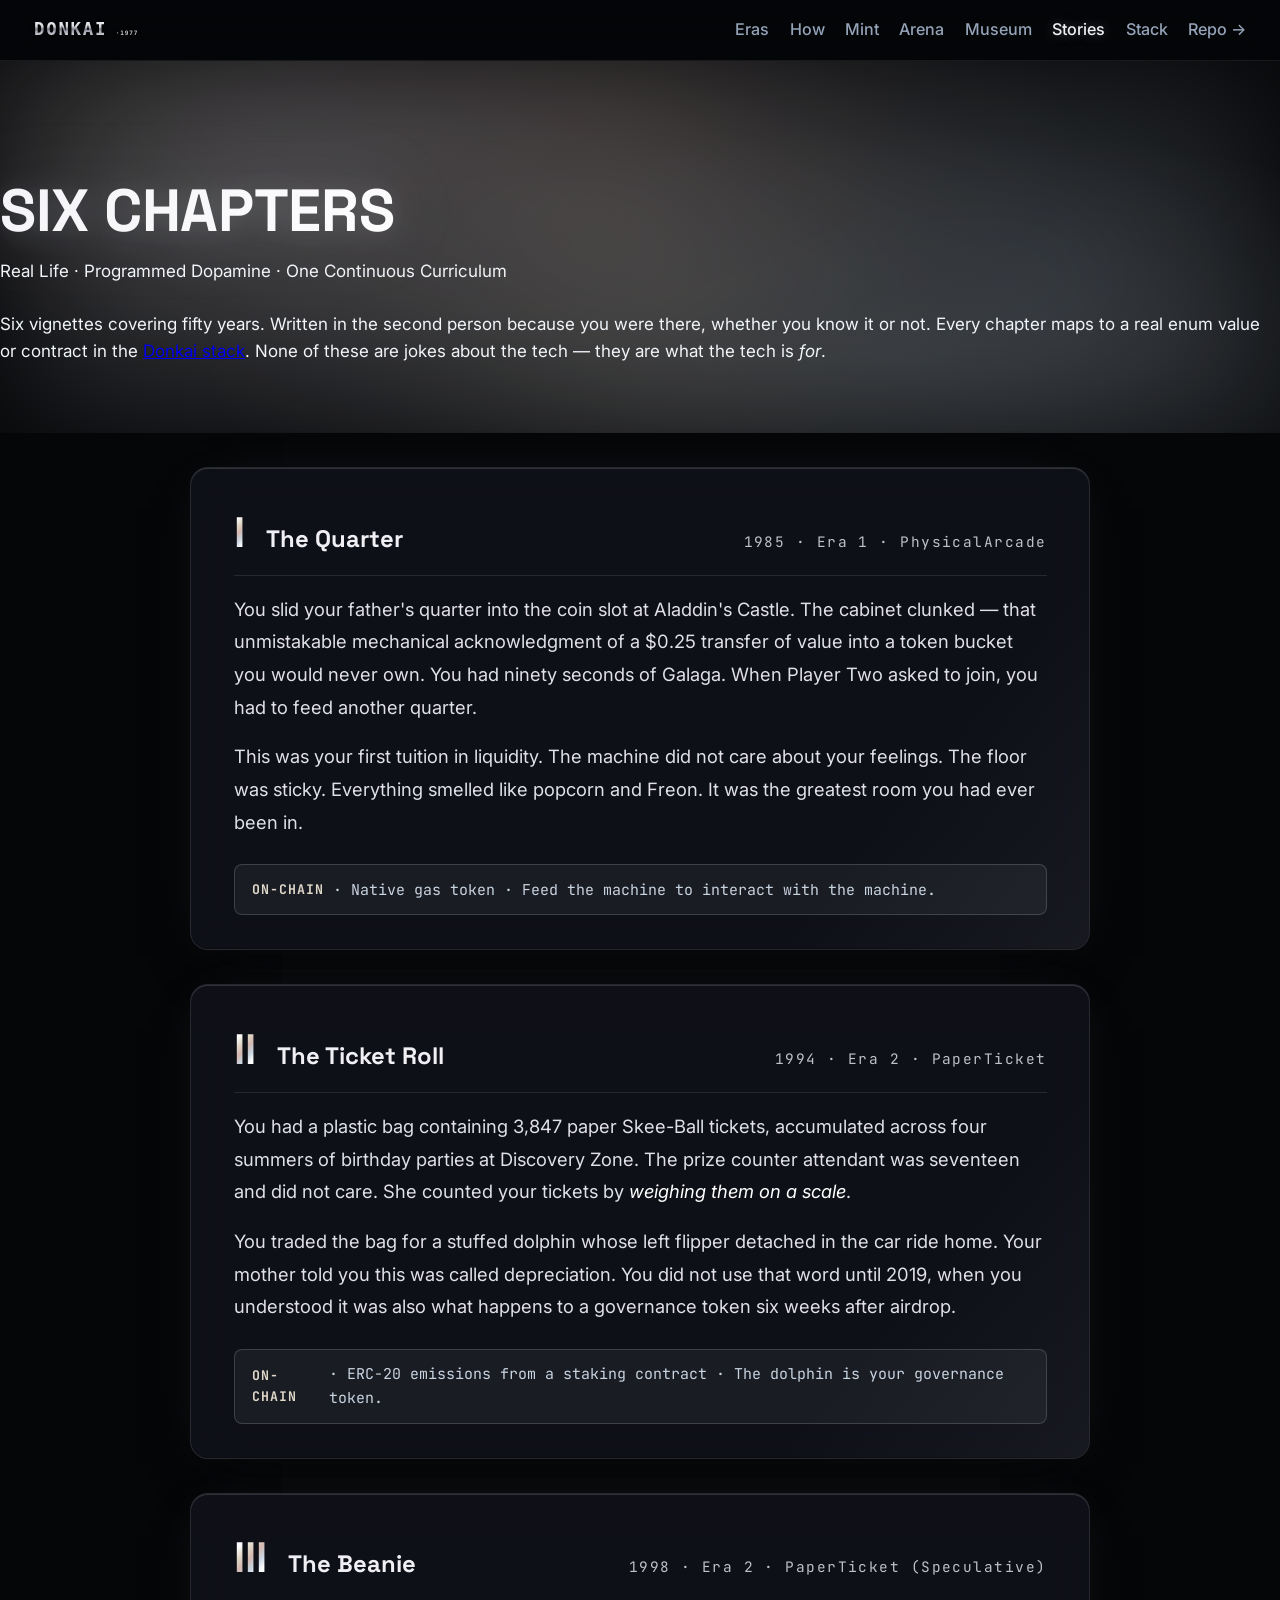
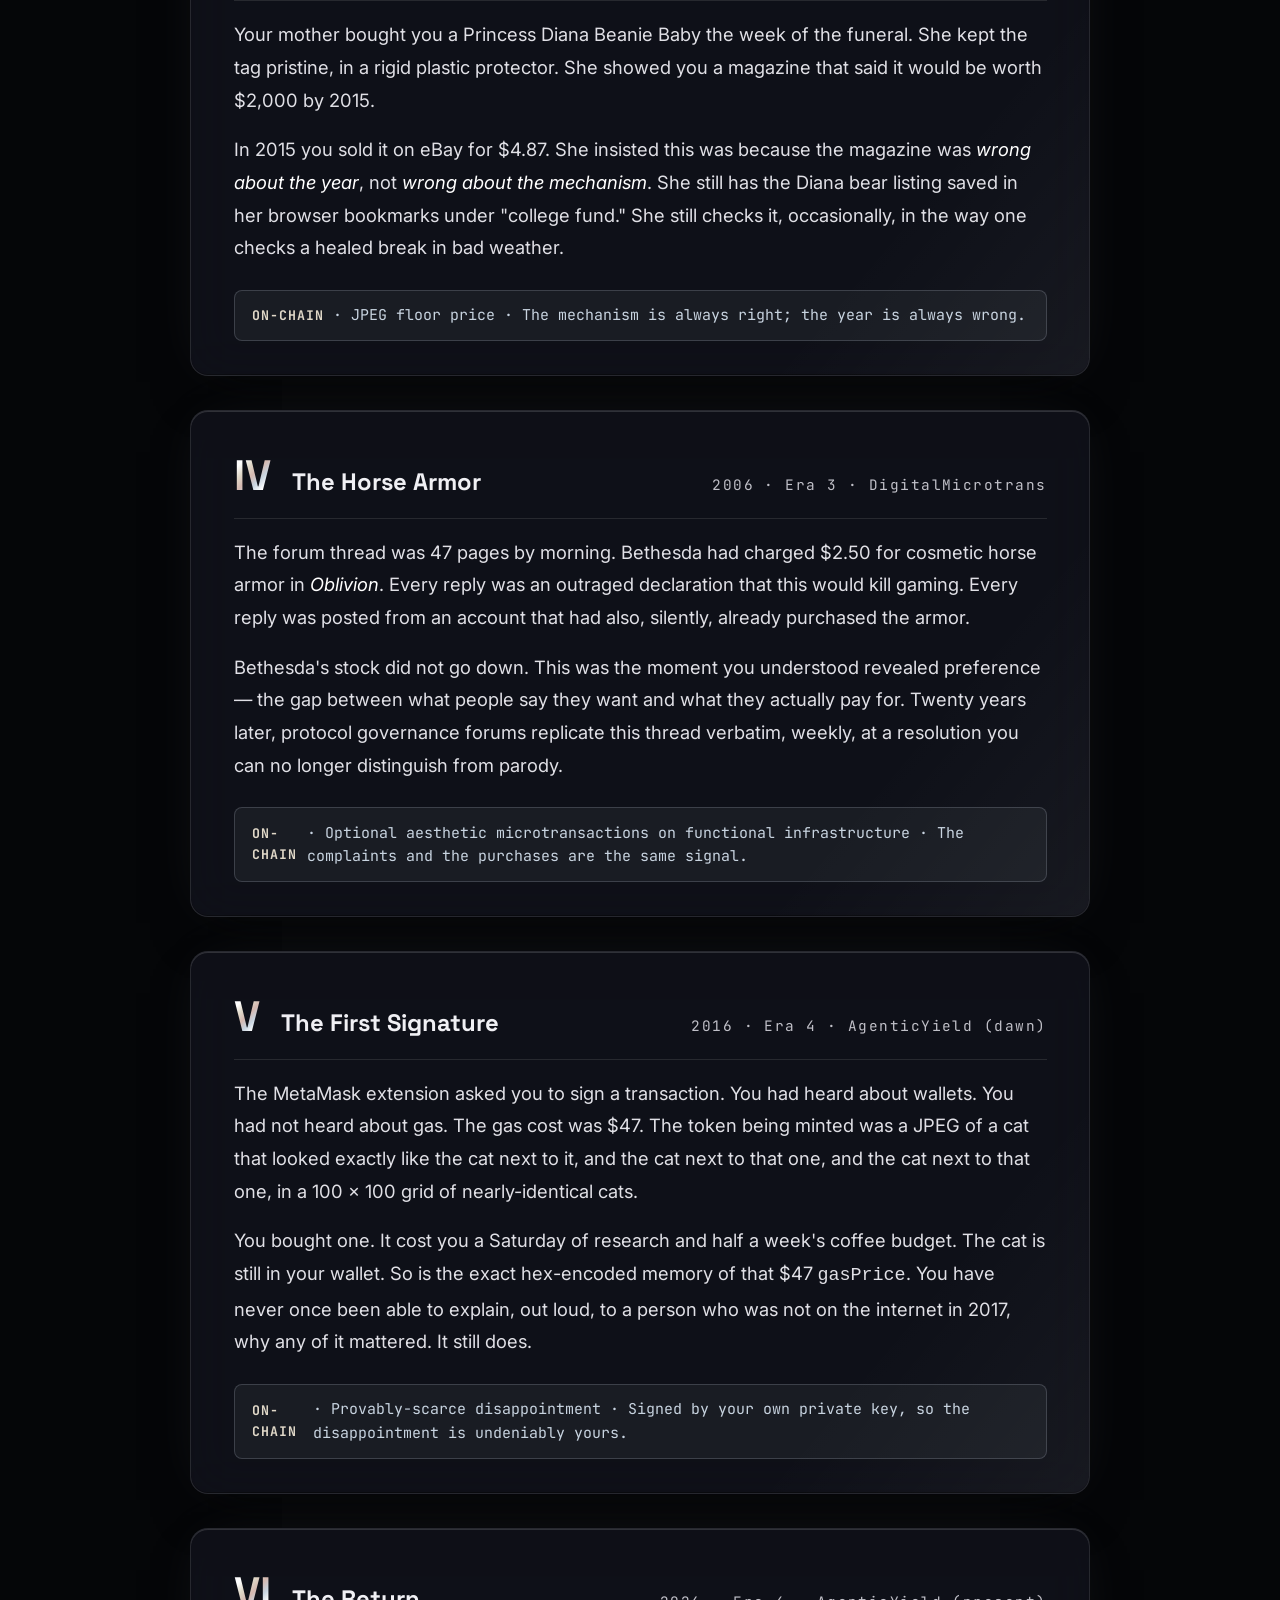
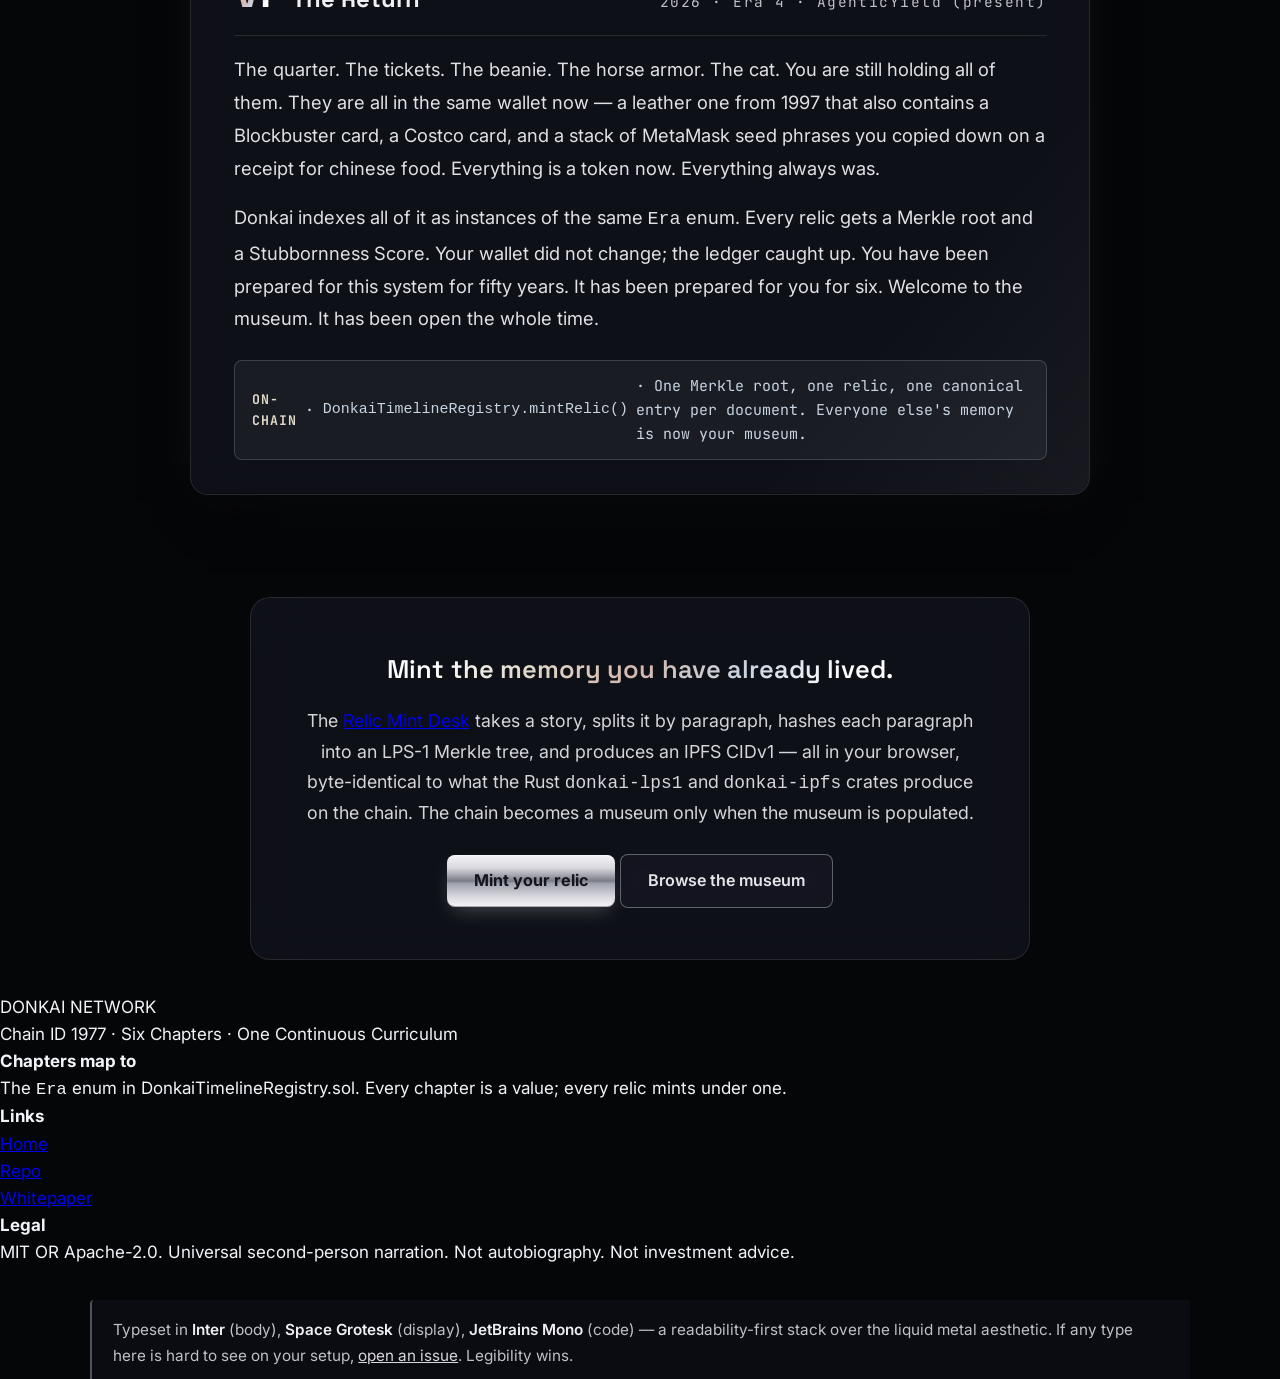
<file: web/stories.html>
<!DOCTYPE html>
<html lang="en">
<head>
  <meta charset="UTF-8">
  <meta name="viewport" content="width=device-width, initial-scale=1.0">
  <title>Six Chapters · Donkai Network</title>
  <meta name="description" content="Six chapters mapping 50 years of programmed dopamine — Skee-Ball tickets, Beanie Babies, horse armor, first-wallet gas fees — onto the Donkai enum. Second-person narration; universal experiences.">
  <link rel="icon" type="image/svg+xml" href="img/favicon.svg">
  <link rel="preconnect" href="https://fonts.googleapis.com">
  <link rel="preconnect" href="https://fonts.gstatic.com" crossorigin>
  <link rel="stylesheet" href="css/main.css">
  <link rel="stylesheet" href="css/liquid.css">
</head>
<body class="stories-body">

<header>
  <nav>
    <a href="./#hero" class="brand brand-mark" aria-label="Donkai · 1977"><img src="img/donkai-mark.svg" alt="Donkai · 1977"></a>
    <ul>
      <li><a href="./#eras">Eras</a></li>
      <li><a href="./#how">How</a></li>
      <li><a href="./#mint">Mint</a></li>
      <li><a href="./#arena">Arena</a></li>
      <li><a href="./#museum">Museum</a></li>
      <li><a href="./stories.html" class="active">Stories</a></li>
      <li><a href="./#stack">Stack</a></li>
      <li><a href="https://github.com/FTHTrading/Donkai---1977" target="_blank" rel="noopener">Repo →</a></li>
    </ul>
  </nav>
</header>

<section id="hero">
  <div class="hero-fallback" aria-hidden="true"></div>
  <h1>SIX CHAPTERS</h1>
  <p class="chain-id">Real Life · Programmed Dopamine · One Continuous Curriculum</p>
  <p class="sub">Six vignettes covering fifty years. Written in the second person because you were there, whether you know it or not. Every chapter maps to a real enum value or contract in the <a href="./#stack">Donkai stack</a>. None of these are jokes about the tech — they are what the tech is <em>for</em>.</p>
</section>

<section>
  <div class="chapters">

    <article class="chapter-card">
      <div class="chapter-header">
        <div class="chapter-num">I</div>
        <div class="chapter-title">The Quarter</div>
        <div class="chapter-year">1985 · Era 1 · PhysicalArcade</div>
      </div>
      <div class="chapter-body">
        <p>You slid your father's quarter into the coin slot at Aladdin's Castle. The cabinet clunked — that unmistakable mechanical acknowledgment of a $0.25 transfer of value into a token bucket you would never own. You had ninety seconds of Galaga. When Player Two asked to join, you had to feed another quarter.</p>
        <p>This was your first tuition in liquidity. The machine did not care about your feelings. The floor was sticky. Everything smelled like popcorn and Freon. It was the greatest room you had ever been in.</p>
        <div class="chapter-tag">
          <strong>on-chain</strong> · Native gas token · Feed the machine to interact with the machine.
        </div>
      </div>
    </article>

    <article class="chapter-card">
      <div class="chapter-header">
        <div class="chapter-num">II</div>
        <div class="chapter-title">The Ticket Roll</div>
        <div class="chapter-year">1994 · Era 2 · PaperTicket</div>
      </div>
      <div class="chapter-body">
        <p>You had a plastic bag containing 3,847 paper Skee-Ball tickets, accumulated across four summers of birthday parties at Discovery Zone. The prize counter attendant was seventeen and did not care. She counted your tickets by <em>weighing them on a scale</em>.</p>
        <p>You traded the bag for a stuffed dolphin whose left flipper detached in the car ride home. Your mother told you this was called depreciation. You did not use that word until 2019, when you understood it was also what happens to a governance token six weeks after airdrop.</p>
        <div class="chapter-tag">
          <strong>on-chain</strong> · ERC-20 emissions from a staking contract · The dolphin is your governance token.
        </div>
      </div>
    </article>

    <article class="chapter-card">
      <div class="chapter-header">
        <div class="chapter-num">III</div>
        <div class="chapter-title">The Beanie</div>
        <div class="chapter-year">1998 · Era 2 · PaperTicket (Speculative)</div>
      </div>
      <div class="chapter-body">
        <p>Your mother bought you a Princess Diana Beanie Baby the week of the funeral. She kept the tag pristine, in a rigid plastic protector. She showed you a magazine that said it would be worth $2,000 by 2015.</p>
        <p>In 2015 you sold it on eBay for $4.87. She insisted this was because the magazine was <em>wrong about the year</em>, not <em>wrong about the mechanism</em>. She still has the Diana bear listing saved in her browser bookmarks under "college fund." She still checks it, occasionally, in the way one checks a healed break in bad weather.</p>
        <div class="chapter-tag">
          <strong>on-chain</strong> · JPEG floor price · The mechanism is always right; the year is always wrong.
        </div>
      </div>
    </article>

    <article class="chapter-card">
      <div class="chapter-header">
        <div class="chapter-num">IV</div>
        <div class="chapter-title">The Horse Armor</div>
        <div class="chapter-year">2006 · Era 3 · DigitalMicrotrans</div>
      </div>
      <div class="chapter-body">
        <p>The forum thread was 47 pages by morning. Bethesda had charged $2.50 for cosmetic horse armor in <em>Oblivion</em>. Every reply was an outraged declaration that this would kill gaming. Every reply was posted from an account that had also, silently, already purchased the armor.</p>
        <p>Bethesda's stock did not go down. This was the moment you understood revealed preference — the gap between what people say they want and what they actually pay for. Twenty years later, protocol governance forums replicate this thread verbatim, weekly, at a resolution you can no longer distinguish from parody.</p>
        <div class="chapter-tag">
          <strong>on-chain</strong> · Optional aesthetic microtransactions on functional infrastructure · The complaints and the purchases are the same signal.
        </div>
      </div>
    </article>

    <article class="chapter-card">
      <div class="chapter-header">
        <div class="chapter-num">V</div>
        <div class="chapter-title">The First Signature</div>
        <div class="chapter-year">2016 · Era 4 · AgenticYield (dawn)</div>
      </div>
      <div class="chapter-body">
        <p>The MetaMask extension asked you to sign a transaction. You had heard about wallets. You had not heard about gas. The gas cost was $47. The token being minted was a JPEG of a cat that looked exactly like the cat next to it, and the cat next to that one, and the cat next to that one, in a 100 × 100 grid of nearly-identical cats.</p>
        <p>You bought one. It cost you a Saturday of research and half a week's coffee budget. The cat is still in your wallet. So is the exact hex-encoded memory of that $47 <code>gasPrice</code>. You have never once been able to explain, out loud, to a person who was not on the internet in 2017, why any of it mattered. It still does.</p>
        <div class="chapter-tag">
          <strong>on-chain</strong> · Provably-scarce disappointment · Signed by your own private key, so the disappointment is undeniably yours.
        </div>
      </div>
    </article>

    <article class="chapter-card">
      <div class="chapter-header">
        <div class="chapter-num">VI</div>
        <div class="chapter-title">The Return</div>
        <div class="chapter-year">2026 · Era 4 · AgenticYield (present)</div>
      </div>
      <div class="chapter-body">
        <p>The quarter. The tickets. The beanie. The horse armor. The cat. You are still holding all of them. They are all in the same wallet now — a leather one from 1997 that also contains a Blockbuster card, a Costco card, and a stack of MetaMask seed phrases you copied down on a receipt for chinese food. Everything is a token now. Everything always was.</p>
        <p>Donkai indexes all of it as instances of the same <code>Era</code> enum. Every relic gets a Merkle root and a Stubbornness Score. Your wallet did not change; the ledger caught up. You have been prepared for this system for fifty years. It has been prepared for you for six. Welcome to the museum. It has been open the whole time.</p>
        <div class="chapter-tag">
          <strong>on-chain</strong> · <code>DonkaiTimelineRegistry.mintRelic()</code> · One Merkle root, one relic, one canonical entry per document. Everyone else's memory is now your museum.
        </div>
      </div>
    </article>

  </div>

  <div class="stories-outro">
    <h3>Mint the memory you have already lived.</h3>
    <p>The <a href="./#mint">Relic Mint Desk</a> takes a story, splits it by paragraph, hashes each paragraph into an LPS-1 Merkle tree, and produces an IPFS CIDv1 — all in your browser, byte-identical to what the Rust <code>donkai-lps1</code> and <code>donkai-ipfs</code> crates produce on the chain. The chain becomes a museum only when the museum is populated.</p>
    <div class="btn-row">
      <a href="./#mint"    class="btn primary">Mint your relic</a>
      <a href="./#museum"  class="btn ghost">Browse the museum</a>
    </div>
  </div>
</section>

<footer>
  <div class="footer-grid">
    <div>
      <p class="footer-brand">DONKAI NETWORK</p>
      <p class="footer-sub">Chain ID 1977 · Six Chapters · One Continuous Curriculum</p>
    </div>
    <div>
      <p><strong>Chapters map to</strong></p>
      <p>The <code>Era</code> enum in DonkaiTimelineRegistry.sol. Every chapter is a value; every relic mints under one.</p>
    </div>
    <div>
      <p><strong>Links</strong></p>
      <ul>
        <li><a href="./">Home</a></li>
        <li><a href="https://github.com/FTHTrading/Donkai---1977">Repo</a></li>
        <li><a href="https://github.com/FTHTrading/Donkai---1977/blob/main/WHITEPAPER.md">Whitepaper</a></li>
      </ul>
    </div>
    <div>
      <p><strong>Legal</strong></p>
      <p>MIT OR Apache-2.0. Universal second-person narration. Not autobiography. Not investment advice.</p>
    </div>
  </div>
  <p class="type-note">
    Typeset in <strong>Inter</strong> (body), <strong>Space Grotesk</strong> (display), <strong>JetBrains Mono</strong> (code) — a readability-first stack over the liquid metal aesthetic. If any type here is hard to see on your setup, <a href="https://github.com/FTHTrading/Donkai---1977/issues/new">open an issue</a>. Legibility wins.
  </p>
</footer>

<script>
  // Scroll-reveal for chapter cards
  (() => {
    const cards = document.querySelectorAll('.chapter-card');
    if (!('IntersectionObserver' in window)) {
      cards.forEach(c => c.classList.add('reveal'));
      return;
    }
    const io = new IntersectionObserver((entries) => {
      entries.forEach(e => { if (e.isIntersecting) { e.target.classList.add('reveal'); io.unobserve(e.target); } });
    }, { threshold: 0.15 });
    cards.forEach(c => io.observe(c));
  })();
</script>

</body>
</html>
</file>
<file: web/css/main.css>
:root {
  --bg:         #050608;
  --bg-elev:    #0a0c10;
  --bg-card:    rgba(14, 16, 24, 0.85);
  --bg-card-hover: rgba(22, 26, 38, 0.95);
  --text:       #f1f5f9;
  --text-dim:   #94a3b8;
  --text-muted: #64748b;

  /* Cognitive / Memory Frequency Spectrum */
  --memory-violet:      #a855f7; /* 528Hz memory introspection */
  --memory-violet-glow: rgba(168, 85, 247, 0.45);
  --memory-crimson:     #f43f5e; /* Obsidian crimson pulse */
  --memory-crimson-glow:rgba(244, 63, 94, 0.45);
  --synaptic-cyan:      #00e5ff; /* 432Hz cognitive clarity */
  --synaptic-cyan-glow: rgba(0, 229, 255, 0.45);
  --mnemonic-gold:      #fbbf24; /* 396Hz nostalgia grounding */
  --mnemonic-gold-glow: rgba(251, 191, 36, 0.45);
  
  --platinum:   #f8fafc;
  --chrome:     #cbd5e1;
  --pearl:      #ffffff;
  
  --border:     rgba(255, 255, 255, 0.08);
  --border-hi:  rgba(255, 255, 255, 0.22);
  --border-glow: rgba(168, 85, 247, 0.4);

  --font-body:  'Inter', system-ui, -apple-system, 'Segoe UI', sans-serif;
  --font-mono:  'JetBrains Mono', 'Cascadia Code', Consolas, ui-monospace, monospace;
}

* { box-sizing: border-box; margin: 0; padding: 0; }

html, body {
  background: var(--bg);
  color: var(--text);
  font-family: var(--font-body);
  line-height: 1.6;
  -webkit-font-smoothing: antialiased;
  scroll-behavior: smooth;
  min-height: 100vh;
  overflow-x: hidden;
}

::selection { background: var(--memory-violet); color: #ffffff; }

/* Ambient Background Canvas */
#ambientCanvas {
  position: fixed;
  top: 0;
  left: 0;
  width: 100vw;
  height: 100vh;
  pointer-events: none;
  z-index: 0;
}

/* Header & Nav */
header {
  position: sticky; top: 0; z-index: 100;
  background: rgba(5, 6, 8, 0.88);
  backdrop-filter: blur(24px);
  -webkit-backdrop-filter: blur(24px);
  border-bottom: 1px solid var(--border);
}
nav {
  display: flex; align-items: center; justify-content: space-between;
  max-width: 1320px; margin: 0 auto; padding: 0.9rem 2rem;
}
nav .brand {
  display: flex; align-items: center; gap: 0.75rem;
  font-family: var(--font-mono); font-weight: 700; font-size: 1.15rem;
  color: var(--pearl); text-decoration: none; letter-spacing: 0.06em;
}
nav .brand-badge {
  font-size: 0.7rem; padding: 0.2rem 0.5rem; border-radius: 4px;
  background: rgba(168, 85, 247, 0.15); border: 1px solid var(--memory-violet-glow);
  color: var(--memory-violet); font-weight: 600; letter-spacing: 0.04em;
}
nav ul { display: flex; gap: 1.2rem; list-style: none; flex-wrap: wrap; align-items: center; }
nav ul li a {
  color: var(--text-dim); text-decoration: none; font-size: 0.88rem;
  font-weight: 500; transition: all 0.2s ease;
}
nav ul li a:hover, nav ul li a.active { color: var(--pearl); text-shadow: 0 0 12px var(--memory-violet-glow); }

/* Identity & Sound Buttons */
.sound-toggle-btn {
  background: rgba(255, 255, 255, 0.04);
  border: 1px solid var(--border);
  color: var(--text-dim);
  padding: 0.35rem 0.8rem;
  border-radius: 20px;
  font-size: 0.78rem;
  font-family: var(--font-mono);
  cursor: pointer;
  transition: all 0.2s ease;
  display: inline-flex;
  align-items: center;
  gap: 0.4rem;
}
.sound-toggle-btn:hover, .sound-toggle-btn.active {
  border-color: var(--synaptic-cyan);
  color: var(--synaptic-cyan);
  background: rgba(0, 229, 255, 0.1);
  box-shadow: 0 0 14px var(--synaptic-cyan-glow);
}

.identity-pill {
  display: inline-flex; align-items: center; gap: 0.5rem;
  background: rgba(168, 85, 247, 0.12); border: 1px solid var(--memory-violet-glow);
  padding: 0.35rem 0.85rem; border-radius: 20px; font-family: var(--font-mono); font-size: 0.78rem;
  color: var(--pearl); cursor: pointer; transition: all 0.2s ease;
}
.identity-pill:hover { background: rgba(168, 85, 247, 0.25); box-shadow: 0 0 16px var(--memory-violet-glow); }

/* Buttons */
.btn {
  display: inline-flex; align-items: center; justify-content: center; gap: 0.5rem;
  padding: 0.75rem 1.6rem; border-radius: 8px; font-weight: 600; font-size: 0.95rem;
  cursor: pointer; transition: all 0.25s cubic-bezier(0.16, 1, 0.3, 1); text-decoration: none;
  font-family: var(--font-body);
}
.btn-primary {
  background: linear-gradient(135deg, #9333ea, #7c3aed, #4f46e5);
  color: #ffffff; border: 1px solid rgba(255, 255, 255, 0.2);
  box-shadow: 0 4px 20px rgba(147, 51, 234, 0.4);
}
.btn-primary:hover {
  transform: translateY(-2px);
  box-shadow: 0 6px 28px rgba(147, 51, 234, 0.6);
}
.btn-secondary {
  background: rgba(255, 255, 255, 0.05); color: var(--pearl);
  border: 1px solid var(--border-hi); backdrop-filter: blur(10px);
}
.btn-secondary:hover {
  background: rgba(255, 255, 255, 0.1); border-color: var(--memory-violet);
  transform: translateY(-1px);
}
.btn-sm { padding: 0.45rem 0.9rem; font-size: 0.82rem; }

/* Fullscreen Cinematic Hero */
.hero-cinema {
  position: relative;
  min-height: 90vh;
  display: flex;
  flex-direction: column;
  align-items: center;
  justify-content: center;
  text-align: center;
  padding: 4rem 2rem;
  z-index: 1;
}
.hero-headline {
  font-size: clamp(2.8rem, 7vw, 5.5rem);
  font-weight: 800;
  letter-spacing: -0.03em;
  line-height: 1.05;
  margin-bottom: 1.2rem;
  background: linear-gradient(180deg, #ffffff 40%, #a855f7 100%);
  -webkit-background-clip: text;
  -webkit-text-fill-color: transparent;
}
.hero-tagline {
  font-size: clamp(1.1rem, 2.2vw, 1.45rem);
  color: var(--text-dim);
  max-width: 680px;
  margin: 0 auto 2.4rem;
  line-height: 1.5;
}

/* 5-Stage Interactive Walkthrough Journey */
.stage-timeline-nav {
  display: flex;
  justify-content: center;
  gap: 1.5rem;
  margin: 2.5rem 0;
  position: sticky;
  top: 70px;
  z-index: 50;
  background: rgba(5, 6, 8, 0.85);
  backdrop-filter: blur(16px);
  padding: 0.8rem 1.5rem;
  border-radius: 30px;
  border: 1px solid var(--border);
  width: fit-content;
  margin-left: auto;
  margin-right: auto;
}
.stage-dot {
  display: flex;
  align-items: center;
  gap: 0.5rem;
  color: var(--text-muted);
  font-family: var(--font-mono);
  font-size: 0.82rem;
  cursor: pointer;
  padding: 0.3rem 0.8rem;
  border-radius: 20px;
  transition: all 0.25s ease;
}
.stage-dot.active {
  color: var(--pearl);
  background: rgba(168, 85, 247, 0.2);
  border: 1px solid var(--memory-violet);
  box-shadow: 0 0 15px var(--memory-violet-glow);
}
.stage-dot.completed {
  color: var(--synaptic-cyan);
}

.stage-scene {
  max-width: 1000px;
  margin: 0 auto 5rem;
  padding: 3rem 2.5rem;
  background: var(--bg-card);
  border: 1px solid var(--border);
  border-radius: 16px;
  backdrop-filter: blur(20px);
  position: relative;
  transition: all 0.4s cubic-bezier(0.16, 1, 0.3, 1);
  opacity: 0.9;
}
.stage-scene.active {
  opacity: 1;
  border-color: var(--border-glow);
  box-shadow: 0 8px 40px rgba(168, 85, 247, 0.15);
}

/* Artifact Card & Synthetic Visualization Badge */
.artifact-card {
  background: var(--bg-card);
  border: 1px solid var(--border);
  border-radius: 14px;
  overflow: hidden;
  transition: all 0.3s cubic-bezier(0.16, 1, 0.3, 1);
  display: flex;
  flex-direction: column;
}
.artifact-card:hover {
  transform: translateY(-4px);
  border-color: var(--border-hi);
  box-shadow: 0 12px 32px rgba(0, 0, 0, 0.5);
}
.artifact-img-wrap {
  position: relative;
  width: 100%;
  aspect-ratio: 16 / 10;
  overflow: hidden;
  background: #0a0c10;
}
.artifact-img-wrap img {
  width: 100%;
  height: 100%;
  object-fit: cover;
  transition: transform 0.6s cubic-bezier(0.16, 1, 0.3, 1);
}
.artifact-card:hover .artifact-img-wrap img {
  transform: scale(1.04);
}
.synthetic-badge {
  position: absolute;
  bottom: 10px;
  left: 10px;
  background: rgba(5, 6, 8, 0.85);
  backdrop-filter: blur(10px);
  border: 1px solid rgba(255, 255, 255, 0.15);
  padding: 0.25rem 0.6rem;
  border-radius: 4px;
  font-family: var(--font-mono);
  font-size: 0.68rem;
  color: var(--text-dim);
  letter-spacing: 0.04em;
}

/* Memory Spine (Vertical 7-Tier Timeline) */
.memory-spine {
  position: relative;
  max-width: 860px;
  margin: 3rem auto;
  padding-left: 2.5rem;
}
.memory-spine::before {
  content: '';
  position: absolute;
  top: 0;
  bottom: 0;
  left: 12px;
  width: 2px;
  background: linear-gradient(180deg, var(--memory-violet), var(--synaptic-cyan), var(--mnemonic-gold));
}
.spine-node {
  position: relative;
  margin-bottom: 2.5rem;
}
.spine-dot {
  position: absolute;
  left: -2.5rem;
  top: 6px;
  width: 16px;
  height: 16px;
  border-radius: 50%;
  background: var(--bg);
  border: 2px solid var(--memory-violet);
  box-shadow: 0 0 10px var(--memory-violet-glow);
  transition: all 0.25s ease;
}
.spine-node:hover .spine-dot {
  background: var(--memory-violet);
  box-shadow: 0 0 18px var(--memory-violet-glow);
  transform: scale(1.2);
}
.spine-glass-panel {
  background: var(--bg-card);
  border: 1px solid var(--border);
  padding: 1.5rem;
  border-radius: 12px;
  backdrop-filter: blur(16px);
  transition: all 0.25s ease;
}
.spine-glass-panel:hover {
  border-color: var(--border-hi);
  background: var(--bg-card-hover);
}

/* Form inputs */
.form-input, .form-textarea {
  width: 100%;
  background: rgba(255, 255, 255, 0.04);
  border: 1px solid var(--border-hi);
  border-radius: 8px;
  padding: 0.9rem 1.1rem;
  color: var(--pearl);
  font-family: var(--font-body);
  font-size: 0.95rem;
  outline: none;
  transition: all 0.2s ease;
}
.form-input:focus, .form-textarea:focus {
  border-color: var(--memory-violet);
  background: rgba(255, 255, 255, 0.07);
  box-shadow: 0 0 15px var(--memory-violet-glow);
}

/* Modal Overlay */
.modal-overlay {
  display: none;
  position: fixed;
  top: 0; left: 0; width: 100vw; height: 100vh;
  background: rgba(5, 6, 8, 0.85);
  backdrop-filter: blur(16px);
  z-index: 1000;
  align-items: center;
  justify-content: center;
  padding: 1.5rem;
}
.modal-overlay.active {
  display: flex;
}
.modal-card {
  background: #0d0f17;
  border: 1px solid var(--border-hi);
  border-radius: 16px;
  max-width: 640px;
  width: 100%;
  padding: 2rem;
  box-shadow: 0 20px 60px rgba(0, 0, 0, 0.8);
  position: relative;
}

/* Responsive */
@media (max-width: 768px) {
  nav { padding: 0.8rem 1.2rem; }
  .stage-timeline-nav { gap: 0.6rem; overflow-x: auto; max-width: 95vw; }
  .stage-scene { padding: 2rem 1.2rem; }
}
</file>
<file: web/css/liquid.css>
/* ================================================================
   liquid.css — pure liquid metal morphism layer (NO neons)
     * chrome / iridescent-in-metal-shades gradients only
     * frosted-glass panels with backdrop blur
     * animated chrome shine text on hero
     * cursor-following light gradients (metal-tinted)
   Loaded AFTER main.css so its selectors override where needed.
   ================================================================ */

@import url('https://fonts.googleapis.com/css2?family=Inter:wght@400;500;600;700&family=Space+Grotesk:wght@500;600;700&family=JetBrains+Mono:wght@400;500&display=swap');

:root {
  /* Readability-first stack — Inter for body, Space Grotesk for display, JetBrains Mono for code.
     Orbitron dropped: heavy geometric display letterforms + iridescent gradient text were the
     primary source of "hard to see" reports on first paint. */
  --font-body:    'Inter', system-ui, -apple-system, BlinkMacSystemFont, 'Segoe UI', Roboto, 'Helvetica Neue', sans-serif;
  --font-mono:    'JetBrains Mono', 'Cascadia Code', ui-monospace, SFMono-Regular, Menlo, Consolas, monospace;
  --font-display: 'Space Grotesk', 'Inter', system-ui, sans-serif;

  /* liquid metal scale — chrome / pearl / mercury tones */
  --lm-white:      #f4f4f8;
  --lm-platinum:   #d8d8de;
  --lm-silver:     #b8b8c2;
  --lm-mercury:    #a0a4ae;
  --lm-steel:      #7c7c88;
  --lm-graphite:   #4a4a56;

  /* subtle iridescent tints — barely-there color shifts on chrome */
  --lm-rosegold:   #d4b8b0;
  --lm-iceblue:    #c8d4e0;
  --lm-champagne:  #e0d8c8;

  /* chrome gradient — real polished chrome (peak highlight at 50%) */
  --chrome:      linear-gradient(180deg,
                    #f4f4f8   0%,
                    #d8d8de  25%,
                    #7c7c88  50%,
                    #a0a4ae  55%,
                    #d8d8de  80%,
                    #f4f4f8 100%);

  /* iridescent — ALL LIGHT STOPS so text stays readable */
  --iridescent:  linear-gradient(135deg,
                    #f4f4f8   0%,
                    #ffffff  20%,
                    #e0d8c8  35%,
                    #d4b8b0  50%,
                    #c8d4e0  65%,
                    #ffffff  80%,
                    #f4f4f8 100%);

  --glass-tint:  rgba(22, 24, 34, 0.62);
  --glass-hi:    rgba(255, 255, 255, 0.10);
}

html, body { font-family: var(--font-body); font-size: 17px; }
p, li      { font-size: 1rem; }

h1, h2, h3, h4 { font-family: var(--font-display); letter-spacing: -0.005em; }
h1 { font-weight: 700; }
h2 { font-weight: 700; font-size: 2.1rem; }
h3 { font-weight: 600; }
nav .brand { font-family: var(--font-display); font-weight: 700; }

/* ------------------------------------------------------------ hero 3D bg */
#hero { position: relative; overflow: hidden; }
#hero-canvas {
  position: absolute; inset: 0;
  width: 100%; height: 100%;
  z-index: 0;
  display: block;
  pointer-events: none;
}
#hero > *:not(#hero-canvas):not(.hero-fallback) { position: relative; z-index: 2; }

.hero-fallback {
  position: absolute; inset: 0;
  z-index: 1;
  background:
    radial-gradient(circle at 20% 30%, rgba(216, 216, 222, 0.28) 0%, transparent 45%),
    radial-gradient(circle at 80% 60%, rgba(200, 212, 224, 0.22) 0%, transparent 45%),
    radial-gradient(circle at 50% 90%, rgba(224, 216, 200, 0.18) 0%, transparent 45%),
    radial-gradient(circle at 50% 10%, rgba(212, 184, 176, 0.18) 0%, transparent 45%);
  filter: blur(64px) saturate(1.2);
  animation: liquidDrift 22s ease-in-out infinite;
  pointer-events: none;
}

@keyframes liquidDrift {
  0%,100% { transform: scale(1)   translate(0, 0); }
  33%     { transform: scale(1.1) translate(3%, -2%); }
  66%     { transform: scale(0.95) translate(-2%, 3%); }
}

/* Hide the CSS fallback once the 3D canvas is active */
body.webgl-on .hero-fallback { opacity: 0.4; transition: opacity 1.2s ease; }

/* ------------------------------------------------ iridescent hero title */
/* Uses ONLY light stops — no dark colors clipped to text.
   Readability first: heading always visible against the dark hero bg. */
#hero h1 {
  background: linear-gradient(135deg,
    #f4f4f8   0%,
    #ffffff  22%,
    #e6e4ea  42%,
    #ffffff  62%,
    #f4f4f8  82%,
    #ffffff 100%);
  background-size: 200% 200%;
  -webkit-background-clip: text;
          background-clip: text;
  color: transparent;
  filter: drop-shadow(0 2px 14px rgba(200, 212, 224, 0.22))
          drop-shadow(0 0 40px rgba(240, 240, 244, 0.10));
  animation: iridescentShift 14s ease-in-out infinite;
}

@keyframes iridescentShift {
  0%, 100% { background-position: 0% 50%; }
  50%      { background-position: 100% 50%; }
}

/* --------------------------------------------------------- glass panels */
.era, .pillar, .matchup, .relic, .stack-item, .mint-form, .chapter-card,
.ownership-step, .cert-frame {
  background: var(--glass-tint);
  border: 1px solid var(--glass-hi);
  backdrop-filter: blur(24px) saturate(1.2);
  -webkit-backdrop-filter: blur(24px) saturate(1.2);
  border-radius: 18px;
  position: relative;
  overflow: hidden;
  box-shadow:
    inset 0 1px 0 rgba(255, 255, 255, 0.14),
    inset 0 -1px 0 rgba(0, 0, 0, 0.32),
    0 24px 48px -18px rgba(0, 0, 0, 0.55),
    0 0 60px -12px rgba(200, 212, 224, 0.08);
}

/* Chrome-shine sweep on hover for interactive cards */
.era, .relic, .matchup, .chapter-card, .ownership-step {
  transition: transform 0.35s ease, box-shadow 0.35s ease, border-color 0.35s ease;
}
.era::before, .relic::before, .matchup::before, .chapter-card::before, .ownership-step::before {
  content: '';
  position: absolute; inset: 0;
  background: linear-gradient(130deg,
    transparent 30%,
    rgba(255, 255, 255, 0.06) 45%,
    rgba(216, 216, 222, 0.10) 50%,
    rgba(255, 255, 255, 0.06) 55%,
    transparent 70%);
  background-size: 250% 250%;
  background-position: 0% 0%;
  pointer-events: none;
  transition: background-position 0.9s ease;
}
.era:hover::before, .relic:hover::before, .matchup:hover::before,
.chapter-card:hover::before, .ownership-step:hover::before {
  background-position: 100% 100%;
}
.era:hover, .relic:hover, .matchup:hover, .chapter-card:hover, .ownership-step:hover {
  transform: translateY(-4px);
  border-color: rgba(216, 216, 222, 0.38);
  box-shadow:
    inset 0 1px 0 rgba(255, 255, 255, 0.16),
    0 30px 60px -18px rgba(0, 0, 0, 0.65),
    0 0 80px -8px rgba(216, 216, 222, 0.18);
}

/* --------------------------------------------------------- chrome pills */
.pill, .step-num {
  background: var(--chrome);
  color: #14141c !important;
  box-shadow:
    inset 0 1px 0 rgba(255, 255, 255, 0.6),
    inset 0 -1px 0 rgba(0, 0, 0, 0.35),
    0 4px 10px -2px rgba(0, 0, 0, 0.4);
}

/* --------------------------------------------------------- chrome buttons */
.btn.primary {
  background: var(--chrome);
  color: #14141c;
  font-weight: 700;
  box-shadow:
    inset 0 1px 0 rgba(255, 255, 255, 0.55),
    inset 0 -1px 0 rgba(0, 0, 0, 0.3),
    0 8px 20px -6px rgba(216, 216, 222, 0.3);
  transition: transform 0.15s ease, box-shadow 0.2s ease, filter 0.2s ease;
}
.btn.primary:hover {
  transform: translateY(-2px);
  filter: brightness(1.08) contrast(1.05);
  box-shadow:
    inset 0 1px 0 rgba(255, 255, 255, 0.6),
    0 12px 28px -6px rgba(216, 216, 222, 0.4);
}
.btn.ghost {
  background: var(--glass-tint);
  backdrop-filter: blur(12px);
  border: 1px solid rgba(216, 216, 222, 0.4);
  color: #e6e6ea;
}
.btn.ghost:hover {
  border-color: #f4f4f8;
  background: rgba(216, 216, 222, 0.08);
  color: #ffffff;
}

/* --------------------------------------------------------- section titles */
section h2 {
  background: linear-gradient(90deg, #ffffff 0%, #c8d4e0 50%, #e0d8c8 100%);
  -webkit-background-clip: text;
          background-clip: text;
  color: transparent;
}

/* --------------------------------------------------------- stories page */
body.stories-body #hero {
  padding-top: 6rem; padding-bottom: 4rem;
  text-align: left;
  background: radial-gradient(ellipse at 30% 20%, rgba(212, 184, 176, 0.12) 0%, transparent 55%),
              radial-gradient(ellipse at 70% 80%, rgba(200, 212, 224, 0.12) 0%, transparent 55%);
}
body.stories-body #hero h1 { font-size: clamp(2rem, 5vw, 3.5rem); text-align: left; }
body.stories-body #hero .sub { text-align: left; margin: 1.5rem 0 0; }

.chapters {
  display: flex; flex-direction: column; gap: 2rem;
  max-width: 900px; margin: 0 auto; padding: 2rem 0;
}
.chapter-card { padding: 2.5rem 2.5rem 2rem; }
.chapter-header {
  display: flex; align-items: baseline; gap: 1.25rem; margin-bottom: 1rem;
  padding-bottom: 1rem;
  border-bottom: 1px solid var(--glass-hi);
}
.chapter-num {
  font-family: var(--font-display);
  font-weight: 900;
  font-size: 2.5rem;
  background: var(--iridescent);
  -webkit-background-clip: text; background-clip: text; color: transparent;
  line-height: 1;
}
.chapter-title {
  font-family: var(--font-display);
  font-weight: 700;
  font-size: 1.4rem;
  color: #f0f0f4;
}
.chapter-year {
  margin-left: auto;
  font-family: var(--font-mono);
  font-size: 0.85rem;
  color: #c0c0c8;
  letter-spacing: 0.1em;
}
.chapter-body p {
  font-size: 1.08rem;
  line-height: 1.78;
  color: #e0e0e6;
  margin-bottom: 1rem;
}
.chapter-body p em { color: #ffffff; font-style: italic; }
.chapter-tag {
  display: flex; align-items: center; gap: 0.5rem;
  margin-top: 1.5rem;
  padding: 0.75rem 1rem;
  background: rgba(200, 212, 224, 0.06);
  border: 1px solid rgba(200, 212, 224, 0.2);
  border-radius: 8px;
  font-family: var(--font-mono);
  font-size: 0.88rem;
  color: #c8d4e0;
}
.chapter-tag strong {
  color: #e0d8c8;
  text-transform: uppercase;
  letter-spacing: 0.08em;
  font-size: 0.78rem;
}

/* Fade-in on scroll for chapter cards */
.chapter-card { opacity: 0; transform: translateY(24px); transition: opacity 0.7s ease, transform 0.7s ease; }
.chapter-card.reveal { opacity: 1; transform: translateY(0); }

/* --------------------------------------------------------- outro block */
.stories-outro {
  max-width: 780px;
  margin: 4rem auto 2rem;
  padding: 3rem;
  text-align: center;
  background: var(--glass-tint);
  border: 1px solid var(--glass-hi);
  backdrop-filter: blur(24px) saturate(1.2);
  border-radius: 20px;
}
.stories-outro h3 {
  font-family: var(--font-display);
  font-size: 1.5rem;
  margin-bottom: 1rem;
  background: var(--iridescent);
  -webkit-background-clip: text; background-clip: text; color: transparent;
}
.stories-outro p { color: #d5d5dc; font-size: 1.05rem; line-height: 1.7; margin-bottom: 1.5rem; }
.stories-outro .btn-row { justify-content: center; }

/* --------------------------------------------------------- ownership grid */
.ownership-grid {
  display: grid;
  grid-template-columns: repeat(auto-fit, minmax(280px, 1fr));
  gap: 1.25rem;
}
.ownership-step { padding: 1.75rem; }
.step-num {
  display: inline-flex; align-items: center; justify-content: center;
  width: 2.25rem; height: 2.25rem; border-radius: 999px;
  font-family: var(--font-display); font-weight: 900; font-size: 1.05rem;
  margin-bottom: 0.9rem;
}
.ownership-step h3 { font-size: 1.15rem; margin-bottom: 0.6rem; color: #f0f0f4; }
.ownership-step p  { color: #d0d0d8; font-size: 0.98rem; line-height: 1.6; }
.ownership-step code {
  background: rgba(200, 212, 224, 0.09);
  color: #e6e6ea;
  padding: 0.1em 0.4em; border-radius: 3px;
  font-family: var(--font-mono); font-size: 0.85em;
}
.ownership-step a { color: #e0d8c8; }
.ownership-step a:hover { color: #ffffff; }

/* --------------------------------------------------------- ownership cert */
.ownership-cert { margin-top: 2rem; }
.cert-frame {
  padding: 2rem 2.5rem;
  background:
    linear-gradient(135deg, rgba(28,28,38,0.85) 0%, rgba(20,20,28,0.85) 100%),
    var(--chrome);
  background-blend-mode: overlay;
  border: 1px solid rgba(216, 216, 222, 0.35);
  border-radius: 12px;
  box-shadow:
    inset 0 1px 0 rgba(255,255,255,0.15),
    inset 0 0 60px rgba(216,216,222,0.05),
    0 20px 40px -10px rgba(0,0,0,0.55);
  position: relative;
}
.cert-frame::after {
  content: '';
  position: absolute; inset: 6px;
  border: 1px solid rgba(216,216,222,0.15);
  border-radius: 8px;
  pointer-events: none;
}
.cert-header { text-align: center; margin-bottom: 1.5rem; padding-bottom: 1rem;
               border-bottom: 1px dashed rgba(216,216,222,0.2); }
.cert-title {
  font-family: var(--font-display); font-weight: 900; font-size: 1.15rem;
  letter-spacing: 0.15em;
  background: var(--iridescent);
  background-size: 200% 200%;
  -webkit-background-clip: text; background-clip: text; color: transparent;
}
.cert-sub {
  font-family: var(--font-mono); font-size: 0.78rem; color: #c0c0c8;
  letter-spacing: 0.1em; margin-top: 0.35rem;
}
.cert-body { display: grid; grid-template-columns: minmax(140px, auto) 1fr; gap: 0.6rem 1.25rem; margin-bottom: 1.25rem; }
.cert-body dt {
  font-family: var(--font-mono); font-size: 0.75rem;
  color: #c0c0c8; text-transform: uppercase; letter-spacing: 0.08em;
  align-self: center;
}
.cert-body dd {
  color: #f0f0f4; font-size: 0.95rem; margin: 0;
  overflow-wrap: anywhere;
}
.cert-body dd.mono { font-family: var(--font-mono); font-size: 0.85rem; color: #e6e6ea; }
.cert-seal {
  text-align: center;
  font-family: var(--font-display); font-weight: 800;
  font-size: 0.9rem; letter-spacing: 0.35em;
  padding: 0.6rem;
  background: rgba(216,216,222,0.05);
  border: 1px solid rgba(216,216,222,0.15);
  border-radius: 6px;
  color: #d8d8de;
}

/* --------------------------------------------------------- nav brand */
nav .brand.brand-mark img {
  height: 26px; width: auto; display: block;
  filter: drop-shadow(0 1px 2px rgba(0,0,0,0.5));
}
nav .brand.brand-mark { padding: 0.1rem 0; }
nav ul li a { font-size: 0.95rem; }
nav ul li a.active { color: #f0f0f4; text-shadow: 0 0 12px rgba(216,216,222,0.35); }

/* --------------------------------------------------------- type-note */
.type-note {
  max-width: 1100px;
  margin: 2rem auto 0;
  padding: 1rem 1.25rem;
  font-family: var(--font-body);
  font-size: 0.9rem;
  line-height: 1.65;
  color: #c0c0c8;
  border-left: 2px solid rgba(216, 216, 222, 0.35);
  background: rgba(20, 22, 32, 0.45);
  border-radius: 4px;
}
.type-note strong { color: #f0f0f4; font-weight: 600; }
.type-note a      { color: #d8d8de; }
.type-note a:hover{ color: #ffffff; }

/* --------------------------------------------------------- reduced motion */
@media (prefers-reduced-motion: reduce) {
  .hero-fallback,
  #hero h1,
  .era, .relic, .matchup, .chapter-card, .ownership-step {
    animation: none !important;
    transition: none !important;
  }
  .btn.primary { transform: none !important; }
}
</file>
